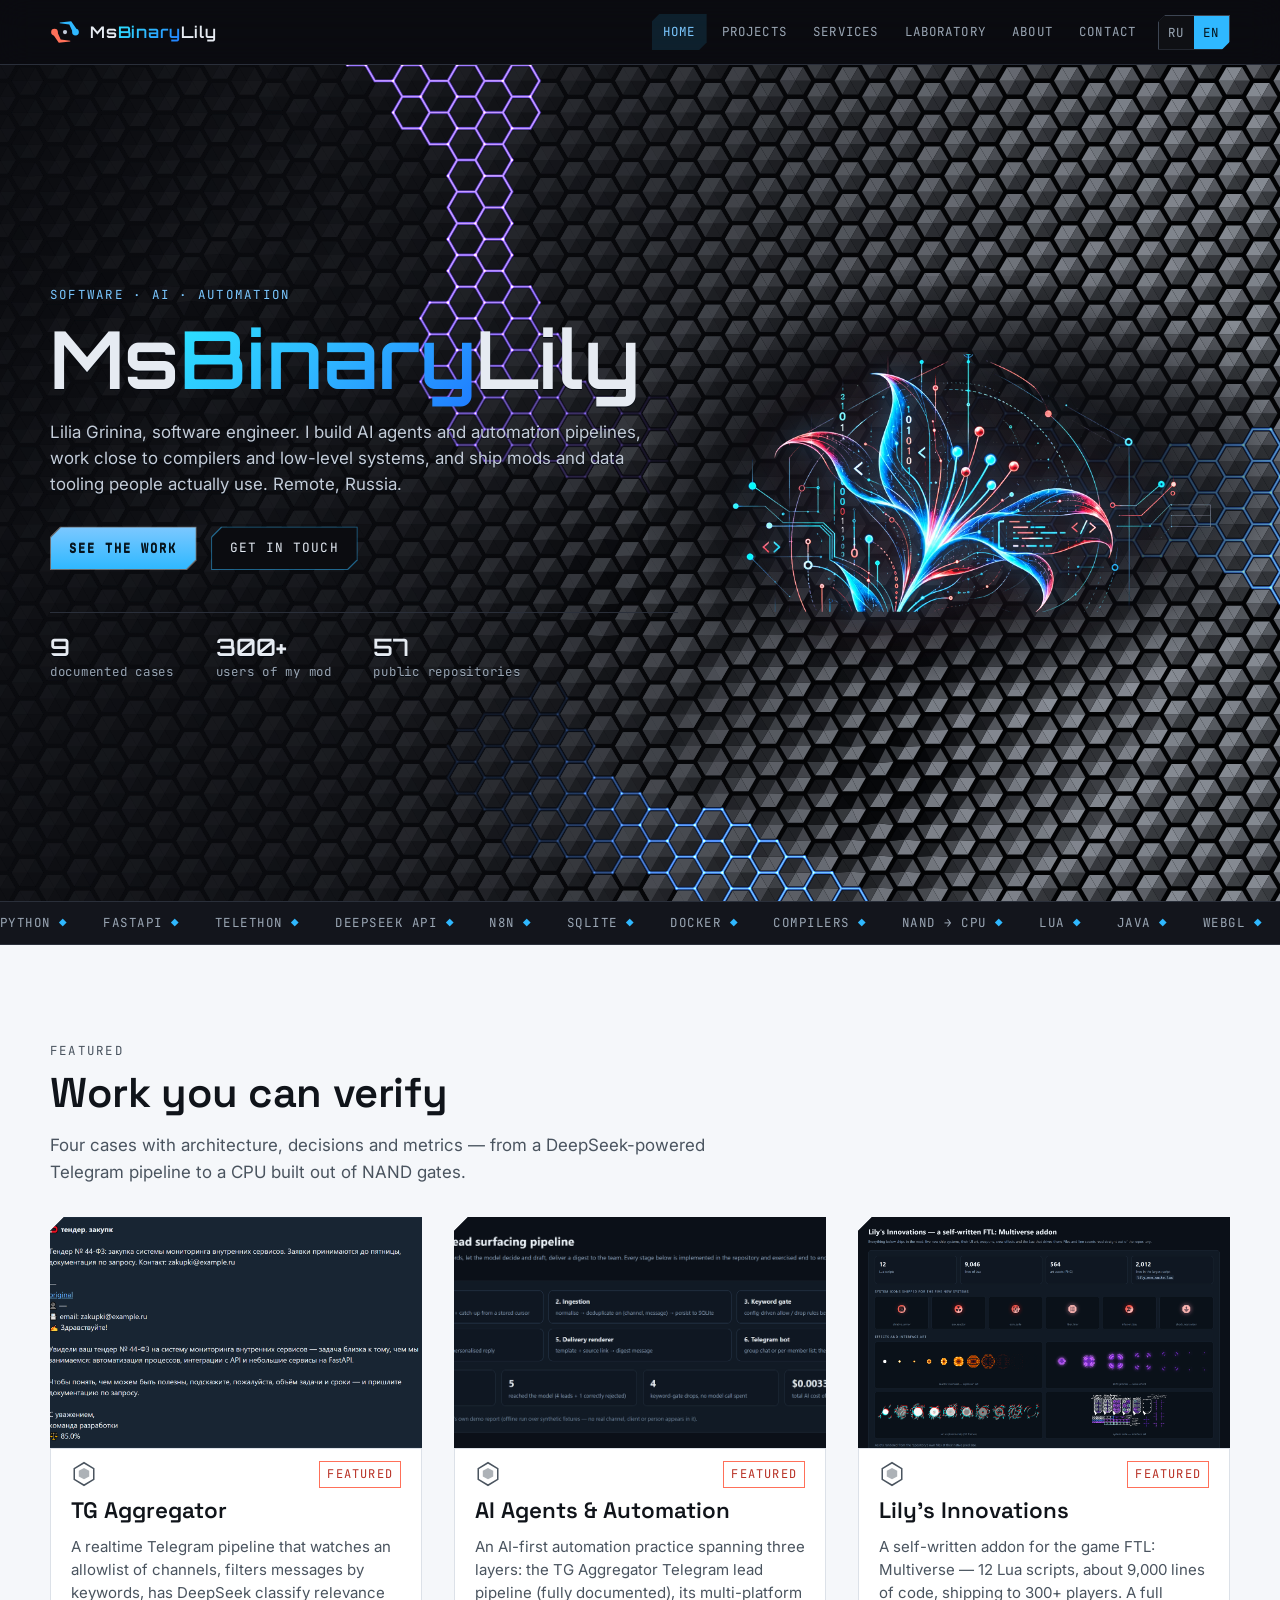
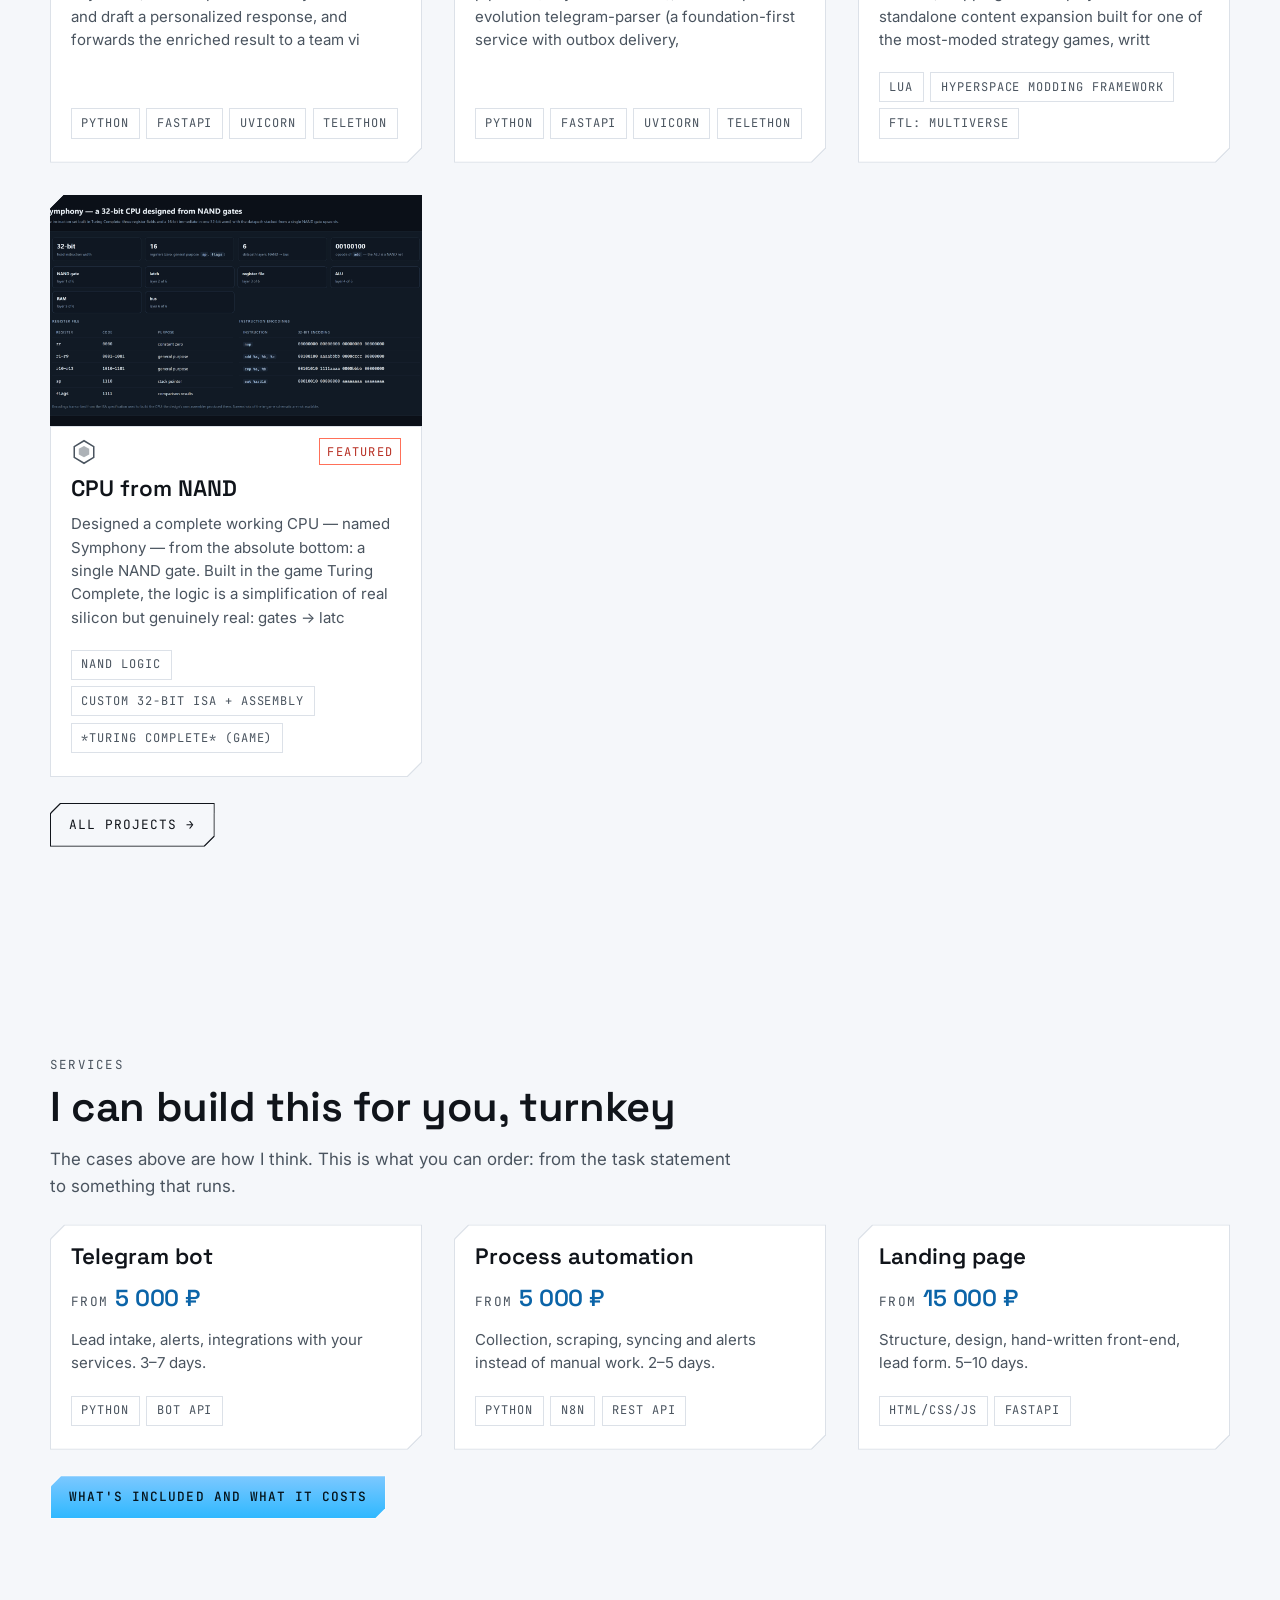
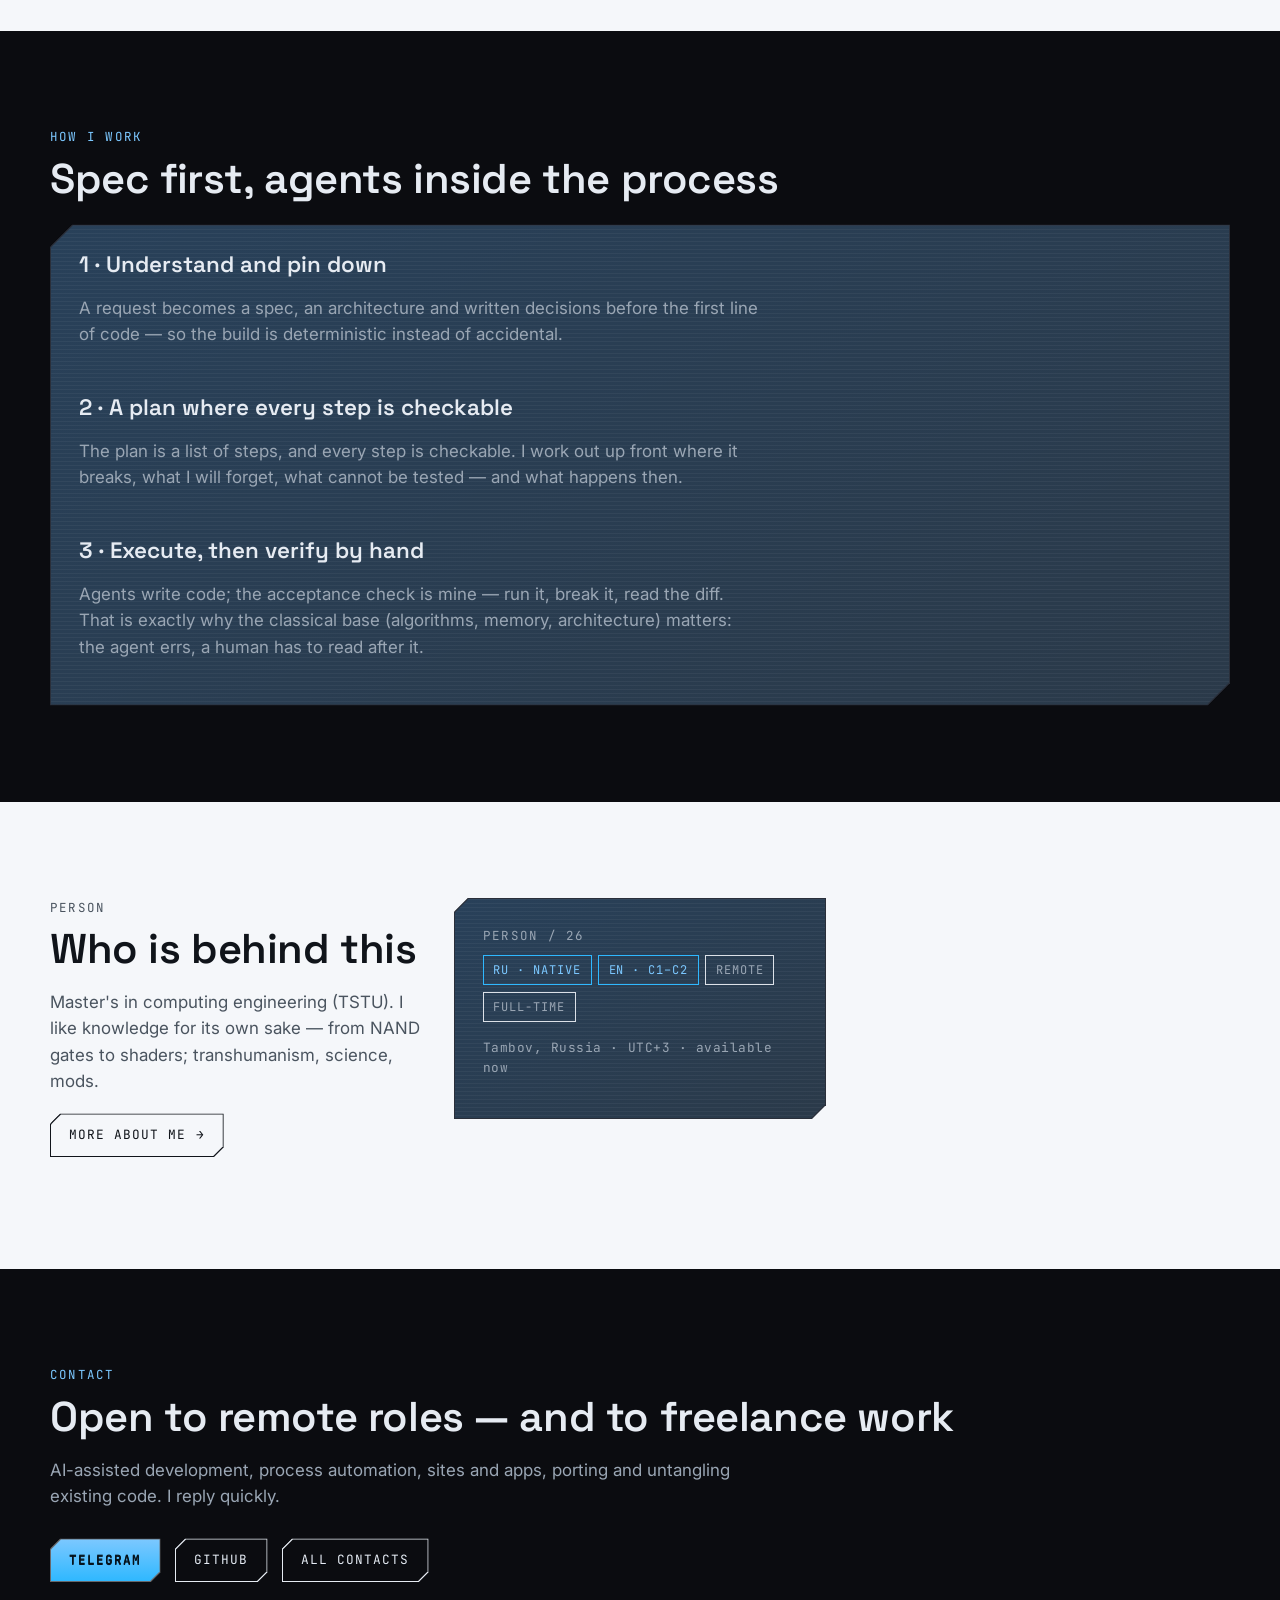
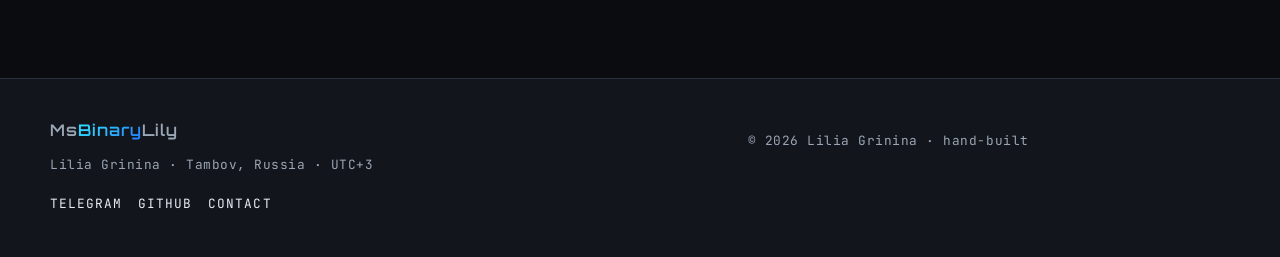
<file: index.html>
<!DOCTYPE html>
<html lang="ru" data-title-ru="MsBinaryLily — Лилия Гринина · софт, AI и автоматизация" data-title-en="MsBinaryLily — Lilia Grinina · software, AI &amp; automation" data-desc-ru="Портфолио Лилия Гринина (MsBinaryLily): AI-агенты и автоматизация, компиляторы и низкий уровень, моды, алгоритмы. Удалённо, Россия." data-desc-en="Portfolio of Lilia Grinina (MsBinaryLily): AI agents and automation, compilers and low-level systems, mods, algorithms. Remote, Russia.">
<head>
<meta charset="utf-8">
<meta name="viewport" content="width=device-width, initial-scale=1">
<title>MsBinaryLily — Лилия Гринина · софт, AI и автоматизация</title>
<meta name="description" content="Портфолио Лилия Гринина (MsBinaryLily): AI-агенты и автоматизация, компиляторы и низкий уровень, моды, алгоритмы. Удалённо, Россия.">
<link rel="icon" href="assets/emblem.svg" type="image/svg+xml">
<link rel="icon" href="assets/favicon-32.png" sizes="32x32" type="image/png">
<link rel="icon" href="assets/favicon-16.png" sizes="16x16" type="image/png">
<link rel="apple-touch-icon" href="assets/apple-touch-icon.png">
<meta name="theme-color" content="#0b0c10">
<link rel="preconnect" href="https://fonts.googleapis.com">
<link rel="preconnect" href="https://fonts.gstatic.com" crossorigin>
<link rel="stylesheet" href="https://fonts.googleapis.com/css2?family=Orbitron:wght@500;600;700&family=Space+Grotesk:wght@400;500;600;700&family=Inter:wght@400;500;600&family=JetBrains+Mono:wght@400;500&display=swap">
<link rel="stylesheet" href="css/main.css">
</head>
<body>
<a class="skip-link" href="#main" data-ru="к содержимому" data-en="skip to content">к содержимому</a>

<header class="site-header">
  <div class="wrap header-inner">
    <a class="brand" href="index.html">
      <svg viewBox="0 0 24 24" aria-hidden="true"><path d="M22.22 10.95 L16.95 3.43 L7.8 4.48 L7.8 4.98 L15.45 6.02 L18.58 13.05 Z" fill="#2fb8ff"/><circle cx="20.4" cy="12" r="2.7" fill="#2fb8ff"/><path d="M1.78 13.05 L7.05 20.57 L16.2 19.52 L16.2 19.02 L8.55 17.98 L5.42 10.95 Z" fill="#ff7059"/><circle cx="3.6" cy="12" r="2.7" fill="#ff7059"/><circle cx="12" cy="12" r="1.7" fill="#c2ccdb"/></svg>
      <span class="brand-name">Ms<b>Binary</b>Lily</span>
    </a>
    <button class="nav-toggle" type="button" aria-expanded="false" aria-controls="site-nav">
      <span data-ru="меню" data-en="menu">меню</span>
    </button>
    <nav class="nav" id="site-nav" aria-label="Main">
      <a href="index.html" aria-current="page" data-ru="главная" data-en="home">главная</a>
      <a href="projects.html" data-ru="проекты" data-en="projects">проекты</a>
      <a href="services.html" data-ru="услуги" data-en="services">услуги</a>
      <a href="laboratory.html" data-ru="лаборатория" data-en="laboratory">лаборатория</a>
      <a href="about.html" data-ru="обо мне" data-en="about">обо мне</a>
      <a href="contact.html" data-ru="контакты" data-en="contact">контакты</a>
      <span class="lang" role="group" aria-label="Language">
        <button type="button" data-lang-btn="ru" aria-pressed="true">RU</button>
        <button type="button" data-lang-btn="en" aria-pressed="false">EN</button>
      </span>
    </nav>
  </div>
</header>

<main id="main">

  <section class="hero">
    <div class="hero-fallback" aria-hidden="true"></div>
    <canvas id="ambient" aria-hidden="true"></canvas>
    <div class="wrap hero-grid">
      <div>
        <p class="kicker" data-ru="SOFTWARE · AI · AUTOMATION" data-en="SOFTWARE · AI · AUTOMATION">SOFTWARE · AI · AUTOMATION</p>
        <h1>Ms<span class="binary-text">Binary</span>Lily</h1>
        <p class="lede" data-ru="Лилия Гринина, инженер-разработчик. Строю AI-агентов и пайплайны автоматизации, разбираюсь в компиляторах и низком уровне, довожу до людей моды и данные. Удалённо, Россия." data-en="Lilia Grinina, software engineer. I build AI agents and automation pipelines, work close to compilers and low-level systems, and ship mods and data tooling people actually use. Remote, Russia.">Лилия Гринина, инженер-разработчик. Строю AI-агентов и пайплайны автоматизации, разбираюсь в компиляторах и низком уровне, довожу до людей моды и данные. Удалённо, Россия.</p>
        <div class="hero-cta">
          <a class="btn btn-primary" href="projects.html" data-ru="смотреть проекты" data-en="see the work"><span>смотреть проекты</span></a>
          <a class="btn" href="contact.html" data-ru="связаться" data-en="get in touch"><span>связаться</span></a>
        </div>

        <div class="hero-stats">
          <div>
            <b>9</b>
            <span data-ru="разобранных кейсов" data-en="documented cases">разобранных кейсов</span>
          </div>
          <div>
            <b>300+</b>
            <span data-ru="пользователей у мода" data-en="users of my mod">пользователей у мода</span>
          </div>
          <div>
            <b>57</b>
            <span data-ru="публичных репозиториев" data-en="public repositories">публичных репозиториев</span>
          </div>
        </div>
      </div>
      <div class="hero-visual">
        <span class="hero-visual-halo" aria-hidden="true"></span>
        <img class="hero-logo" src="assets/hero-lily.webp" width="800" height="423"
             alt="MsBinaryLily — лилия из неоновых схем" decoding="async" fetchpriority="high">
      </div>
    </div>
  </section>

  <div class="ticker" aria-hidden="true">
    <div class="ticker-track" id="ticker-track"
         data-items="Python|FastAPI|Telethon|DeepSeek API|n8n|SQLite|Docker|Compilers|NAND → CPU|Lua|Java|WebGL|Algorithms"></div>
  </div>

  <section class="section-panel">
    <div class="wrap">
      <p class="kicker" data-ru="избранное" data-en="featured">избранное</p>
      <h2 data-ru="Проекты, которые можно проверить" data-en="Work you can verify">Проекты, которые можно проверить</h2>
      <p class="lede" style="margin-bottom:2rem" data-ru="Четыре кейса с архитектурой, решениями и метриками — от телеграм-пайплайна на DeepSeek до процессора, собранного из NAND-гейтов." data-en="Four cases with architecture, decisions and metrics — from a DeepSeek-powered Telegram pipeline to a CPU built out of NAND gates.">Четыре кейса с архитектурой, решениями и метриками — от телеграм-пайплайна на DeepSeek до процессора, собранного из NAND-гейтов.</p>
      <div class="card-grid" id="featured-cases">
        <p class="empty-state" data-ru="загрузка манифеста…" data-en="loading manifest…">загрузка манифеста…</p>
      </div>
      <p style="margin-top:1.6rem"><a class="btn" href="projects.html" data-ru="все проекты →" data-en="all projects →"><span>все проекты →</span></a></p>
    </div>
  </section>

  <section class="section-panel">
    <div class="wrap">
      <p class="kicker" data-ru="услуги" data-en="services">услуги</p>
      <h2 data-ru="Могу собрать это под ключ" data-en="I can build this for you, turnkey">Могу собрать это под ключ</h2>
      <p class="lede" data-ru="Кейсы выше — про то, как я думаю. Это — про то, что можно заказать: от постановки задачи до работающего результата." data-en="The cases above are how I think. This is what you can order: from the task statement to something that runs.">Кейсы выше — про то, как я думаю. Это — про то, что можно заказать.</p>
      <div class="card-grid" style="margin-top:1.6rem">
        <a class="card clip ring reveal" href="services.html">
          <h3 data-ru="Telegram-бот" data-en="Telegram bot">Telegram-бот</h3>
          <p class="price-line"><span class="price-from" data-ru="от" data-en="from">от</span><span class="price-num" data-price="bot">5 000 ₽</span></p>
          <p data-ru="Приём заявок, уведомления, интеграции с вашими сервисами. Срок 3–7 дней." data-en="Lead intake, alerts, integrations with your services. 3–7 days.">Приём заявок, уведомления, интеграции с вашими сервисами. Срок 3–7 дней.</p>
          <div class="chips"><span class="chip">Python</span><span class="chip">Bot API</span></div>
        </a>
        <a class="card clip ring reveal" href="services.html">
          <h3 data-ru="Автоматизация процессов" data-en="Process automation">Автоматизация процессов</h3>
          <p class="price-line"><span class="price-from" data-ru="от" data-en="from">от</span><span class="price-num" data-price="automation">5 000 ₽</span></p>
          <p data-ru="Сбор данных, парсинг, синхронизация и уведомления вместо ручной работы. Срок 2–5 дней." data-en="Collection, scraping, syncing and alerts instead of manual work. 2–5 days.">Сбор данных, парсинг, синхронизация и уведомления вместо ручной работы. Срок 2–5 дней.</p>
          <div class="chips"><span class="chip">Python</span><span class="chip">n8n</span><span class="chip">REST API</span></div>
        </a>
        <a class="card clip ring reveal" href="services.html">
          <h3 data-ru="Лендинг" data-en="Landing page">Лендинг</h3>
          <p class="price-line"><span class="price-from" data-ru="от" data-en="from">от</span><span class="price-num" data-price="landing">15 000 ₽</span></p>
          <p data-ru="Структура, дизайн, вёрстка без конструкторов, форма заявки. Срок 5–10 дней." data-en="Structure, design, hand-written front-end, lead form. 5–10 days.">Структура, дизайн, вёрстка без конструкторов, форма заявки. Срок 5–10 дней.</p>
          <div class="chips"><span class="chip">HTML/CSS/JS</span><span class="chip">FastAPI</span></div>
        </a>
      </div>
      <p style="margin-top:1.6rem"><a class="btn btn-primary" href="services.html" data-ru="что входит и сколько стоит" data-en="what's included and what it costs"><span>что входит и сколько стоит</span></a></p>
    </div>
  </section>

  <section class="section-carbon">
    <div class="wrap">
      <p class="kicker" data-ru="как я работаю" data-en="how I work">как я работаю</p>
      <h2 data-ru="Спецификация сначала, агент — внутри процесса" data-en="Spec first, agents inside the process">Спецификация сначала, агент — внутри процесса</h2>
      <div class="holo clip-lg ring" style="margin-top:1.4rem">
        <div class="card-grid" style="grid-template-columns:1fr">
          <div>
            <h3 data-ru="1 · Понять и зафиксировать" data-en="1 · Understand and pin down">1 · Понять и зафиксировать</h3>
            <p class="lede" data-ru="Задача превращается в ТЗ, архитектуру и зафиксированные решения до первой строки кода — чтобы постройка была детерминированной, а не «как получилось»." data-en="A request becomes a spec, an architecture and written decisions before the first line of code — so the build is deterministic instead of accidental.">Задача превращается в ТЗ, архитектуру и зафиксированные решения до первой строки кода — чтобы постройка была детерминированной, а не «как получилось».</p>
          </div>
          <div>
            <h3 data-ru="2 · План, где каждый шаг проверяем" data-en="2 · A plan where every step is checkable">2 · План, где каждый шаг проверяем</h3>
            <p class="lede" data-ru="План разбивается на шаги, и каждый шаг проверяем. Заранее продумываю, где это сломается, что я забуду и что нельзя проверить — и что тогда делаем." data-en="The plan is a list of steps, and every step is checkable. I work out up front where it breaks, what I will forget, what cannot be tested — and what happens then.">План разбивается на шаги, и каждый шаг проверяем. Заранее продумываю, где это сломается, что я забуду и что нельзя проверить — и что тогда делаем.</p>
          </div>
          <div>
            <h3 data-ru="3 · Исполнить и проверить руками" data-en="3 · Execute, then verify by hand">3 · Исполнить и проверить руками</h3>
            <p class="lede" data-ru="Агент пишет код, но приёмка — моя: запускаю, ломаю, читаю диффы. Классическая база (алгоритмы, память, архитектура) для этого и нужна — агент ошибается, читать за ним должен человек." data-en="Agents write code; the acceptance check is mine — run it, break it, read the diff. That is exactly why the classical base (algorithms, memory, architecture) matters: the agent errs, a human has to read after it.">Агент пишет код, но приёмка — моя: запускаю, ломаю, читаю диффы. Классическая база (алгоритмы, память, архитектура) для этого и нужна — агент ошибается, читать за ним должен человек.</p>
          </div>
        </div>
      </div>
    </div>
  </section>

  <section class="section-panel">
    <div class="wrap card-grid" style="align-items:start">
      <div>
        <p class="kicker" data-ru="человек" data-en="person">человек</p>
        <h2 data-ru="Кто это делает" data-en="Who is behind this">Кто это делает</h2>
        <p class="lede" data-ru="Магистр информатики и вычислительной техники (ТГТУ). Люблю знание ради знания: от NAND-гейтов до шейдеров; трансгуманизм, наука, моды." data-en="Master's in computing engineering (TSTU). I like knowledge for its own sake — from NAND gates to shaders; transhumanism, science, mods.">Магистр информатики и вычислительной техники (ТГТУ). Люблю знание ради знания: от NAND-гейтов до шейдеров; трансгуманизм, наука, моды.</p>
        <p style="margin-top:1.2rem"><a class="btn" href="about.html" data-ru="подробнее обо мне →" data-en="more about me →"><span>подробнее обо мне →</span></a></p>
      </div>
      <div class="holo clip ring">
        <p class="kicker" data-ru="человек / 26" data-en="person / 26">человек / 26</p>
        <div class="chips">
          <span class="chip chip-neon">RU · native</span>
          <span class="chip chip-neon">EN · C1–C2</span>
          <span class="chip" data-ru="удалённо" data-en="remote">удалённо</span>
          <span class="chip" data-ru="полная занятость" data-en="full-time">полная занятость</span>
        </div>
        <p class="footer-meta" style="margin-top:1rem" data-ru="Тамбов, Россия · UTC+3 · доступна сразу" data-en="Tambov, Russia · UTC+3 · available now">Тамбов, Россия · UTC+3 · доступна сразу</p>
      </div>
    </div>
  </section>

  <section class="section-carbon">
    <div class="wrap">
      <p class="kicker" data-ru="контакт" data-en="contact">контакт</p>
      <h2 data-ru="Ищу удалённую работу — и беру задачи" data-en="Open to remote roles — and to freelance work">Ищу удалённую работу — и беру задачи</h2>
      <p class="lede" data-ru="Разработка с AI-агентами, автоматизация процессов, сайты и приложения, портирование и разбор чужого кода. Отвечаю быстро." data-en="AI-assisted development, process automation, sites and apps, porting and untangling existing code. I reply quickly.">Разработка с AI-агентами, автоматизация процессов, сайты и приложения, портирование и разбор чужого кода. Отвечаю быстро.</p>
      <div class="hero-cta">
        <a class="btn btn-primary" href="https://t.me/MsBinaryLily" rel="noopener noreferrer" target="_blank"><span>Telegram</span></a>
        <a class="btn" href="https://github.com/IonShieldQuad" rel="noopener noreferrer" target="_blank"><span>GitHub</span></a>
        <a class="btn" href="contact.html" data-ru="все контакты" data-en="all contacts"><span>все контакты</span></a>
      </div>
    </div>
  </section>

</main>

<footer class="site-footer">
  <div class="wrap footer-grid">
    <div>
      <p class="brand-name" style="margin:0 0 .5rem">Ms<b>Binary</b>Lily</p>
      <p class="footer-meta" data-ru="Лилия Гринина · Тамбов, Россия · UTC+3" data-en="Lilia Grinina · Tambov, Russia · UTC+3">Лилия Гринина · Тамбов, Россия · UTC+3</p>
      <div class="footer-links" style="margin-top:.9rem">
        <a href="https://t.me/MsBinaryLily" rel="noopener noreferrer" target="_blank">Telegram</a>
        <a href="https://github.com/IonShieldQuad" rel="noopener noreferrer" target="_blank">GitHub</a>
        <a href="contact.html" data-ru="контакты" data-en="contact">контакты</a>
      </div>
    </div>
    <p class="footer-meta" data-ru="© 2026 Лилия Гринина · сайт собран вручную" data-en="© 2026 Lilia Grinina · hand-built">© 2026 Лилия Гринина · сайт собран вручную</p>
  </div>
</footer>

<script src="data/cases.js"></script>
<script src="js/ambient.js"></script>
<script src="js/site.js"></script>
</body>
</html>
</file>
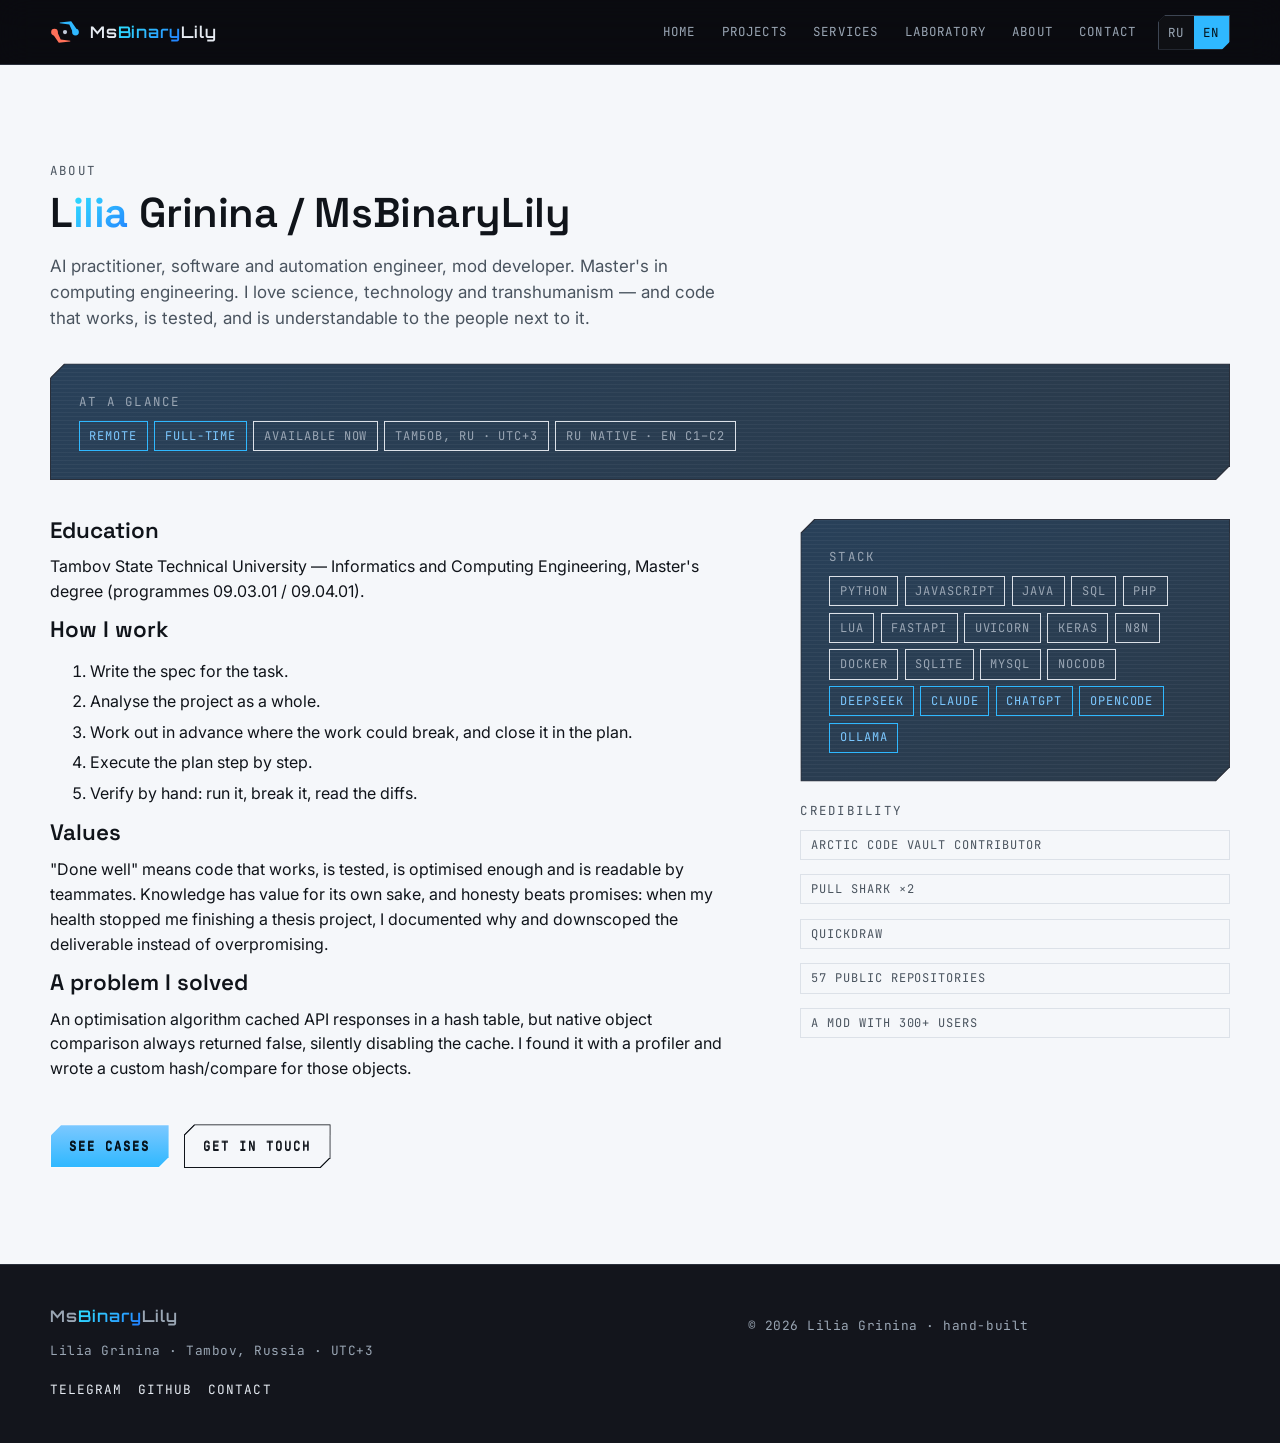
<file: about.html>
<!DOCTYPE html>
<html lang="ru" data-title-ru="Обо мне — MsBinaryLily" data-title-en="About — MsBinaryLily" data-desc-ru="Лилия Гринина (MsBinaryLily): образование, стек, ценности, процесс работы с AI-агентами." data-desc-en="Lilia Grinina (MsBinaryLily): education, stack, values, and how I work with AI agents.">
<head>
<meta charset="utf-8">
<meta name="viewport" content="width=device-width, initial-scale=1">
<title>Обо мне — MsBinaryLily</title>
<meta name="description" content="Лилия Гринина (MsBinaryLily): образование, стек, ценности, процесс работы с AI-агентами.">
<link rel="icon" href="assets/emblem.svg" type="image/svg+xml">
<link rel="icon" href="assets/favicon-32.png" sizes="32x32" type="image/png">
<link rel="icon" href="assets/favicon-16.png" sizes="16x16" type="image/png">
<link rel="apple-touch-icon" href="assets/apple-touch-icon.png">
<meta name="theme-color" content="#0b0c10">
<link rel="preconnect" href="https://fonts.googleapis.com">
<link rel="preconnect" href="https://fonts.gstatic.com" crossorigin>
<link rel="stylesheet" href="https://fonts.googleapis.com/css2?family=Orbitron:wght@500;600;700&family=Space+Grotesk:wght@400;500;600;700&family=Inter:wght@400;500;600&family=JetBrains+Mono:wght@400;500&display=swap">
<link rel="stylesheet" href="css/main.css">
</head>
<body>
<a class="skip-link" href="#main" data-ru="к содержимому" data-en="skip to content">к содержимому</a>

<header class="site-header">
  <div class="wrap header-inner">
    <a class="brand" href="index.html">
      <svg viewBox="0 0 24 24" aria-hidden="true"><path d="M22.22 10.95 L16.95 3.43 L7.8 4.48 L7.8 4.98 L15.45 6.02 L18.58 13.05 Z" fill="#2fb8ff"/><circle cx="20.4" cy="12" r="2.7" fill="#2fb8ff"/><path d="M1.78 13.05 L7.05 20.57 L16.2 19.52 L16.2 19.02 L8.55 17.98 L5.42 10.95 Z" fill="#ff7059"/><circle cx="3.6" cy="12" r="2.7" fill="#ff7059"/><circle cx="12" cy="12" r="1.7" fill="#c2ccdb"/></svg>
      <span class="brand-name">Ms<b>Binary</b>Lily</span>
    </a>
    <button class="nav-toggle" type="button" aria-expanded="false" aria-controls="site-nav">
      <span data-ru="меню" data-en="menu">меню</span>
    </button>
    <nav class="nav" id="site-nav" aria-label="Main">
      <a href="index.html" data-ru="главная" data-en="home">главная</a>
      <a href="projects.html" data-ru="проекты" data-en="projects">проекты</a>
      <a href="services.html" data-ru="услуги" data-en="services">услуги</a>
      <a href="laboratory.html" data-ru="лаборатория" data-en="laboratory">лаборатория</a>
      <a href="about.html" data-ru="обо мне" data-en="about">обо мне</a>
      <a href="contact.html" data-ru="контакты" data-en="contact">контакты</a>
      <span class="lang" role="group" aria-label="Language">
        <button type="button" data-lang-btn="ru" aria-pressed="true">RU</button>
        <button type="button" data-lang-btn="en" aria-pressed="false">EN</button>
      </span>
    </nav>
  </div>
</header>

<main id="main">

  <section class="section-panel">
    <div class="wrap">
      <p class="kicker" data-ru="обо мне" data-en="about">обо мне</p>
      <h1 class="page-title" data-ru-html="Л&lt;span class=&quot;holo-text&quot;&gt;илия&lt;/span&gt; Гринина / MsBinaryLily" data-en-html="L&lt;span class=&quot;holo-text&quot;&gt;ilia&lt;/span&gt; Grinina / MsBinaryLily">Л<span class="holo-text">илия</span> Гринина / MsBinaryLily</h1>
      <p class="lede" data-ru="AI-практик, инженер-разработчик и мод-разработчик. Магистр информатики и вычислительной техники. Люблю науку, технологии и трансгуманизм — и код, который работает, протестирован и понятен людям рядом." data-en="AI practitioner, software and automation engineer, mod developer. Master's in computing engineering. I love science, technology and transhumanism — and code that works, is tested, and is understandable to the people next to it.">AI-практик, инженер-разработчик и мод-разработчик.</p>

      <div class="card-grid" style="grid-template-columns:1fr; margin-top:2rem">
        <div class="holo clip ring">
          <p class="kicker" data-ru="кратко" data-en="at a glance">кратко</p>
          <div class="chips">
            <span class="chip chip-neon" data-ru="удалённо" data-en="remote">удалённо</span>
            <span class="chip chip-neon" data-ru="полная занятость" data-en="full-time">полная занятость</span>
            <span class="chip" data-ru="доступна сразу" data-en="available now">доступна сразу</span>
            <span class="chip">Тамбов, RU · UTC+3</span>
            <span class="chip">RU native · EN C1–C2</span>
          </div>
        </div>
      </div>

      <div class="case-body" style="margin-top:2.4rem">
        <div class="prose">
          <h3 data-ru="Образование" data-en="Education">Образование</h3>
          <p data-ru="Тамбовский государственный технический университет (ТГТУ) — «Информатика и вычислительная техника», магистратура (направления 09.03.01 / 09.04.01)." data-en="Tambov State Technical University — Informatics and Computing Engineering, Master&#39;s degree (programmes 09.03.01 / 09.04.01).">ТГТУ, магистратура.</p>

          <h3 data-ru="Как я работаю" data-en="How I work">Как я работаю</h3>
          <ol>
            <li data-ru="Пишу ТЗ на задачу." data-en="Write the spec for the task.">Пишу ТЗ на задачу.</li>
            <li data-ru="Анализирую проект целиком." data-en="Analyse the project as a whole.">Анализирую проект целиком.</li>
            <li data-ru="Продумываю заранее, где задача может сломаться, и закрываю это в плане." data-en="Work out in advance where the work could break, and close it in the plan.">Продумываю заранее, где задача может сломаться, и закрываю это в плане.</li>
            <li data-ru="Исполняю план шаг за шагом." data-en="Execute the plan step by step.">Исполняю план шаг за шагом.</li>
            <li data-ru="Проверяю руками: запускаю, ломаю, читаю диффы." data-en="Verify by hand: run it, break it, read the diffs.">Проверяю руками.</li>
          </ol>

          <h3 data-ru="Ценности" data-en="Values">Ценности</h3>
          <p data-ru="«Сделала хорошо» — это код, который работает, протестирован, достаточно оптимизирован и понятен коллегам. Знание ценно само по себе, а честность важнее обещаний: когда здоровье не дало закончить дипломный проект, я задокументировала причину и урезала результат, вместо того чтобы обещать невозможное." data-en="&#34;Done well&#34; means code that works, is tested, is optimised enough and is readable by teammates. Knowledge has value for its own sake, and honesty beats promises: when my health stopped me finishing a thesis project, I documented why and downscoped the deliverable instead of overpromising.">«Сделала хорошо» — это работающий, проверенный и понятный код.</p>

          <h3 data-ru="Пример решения" data-en="A problem I solved">Пример решения</h3>
          <p data-ru="Алгоритм оптимизации кэшировал ответы API в хеш-таблице, но родное сравнение объектов всегда возвращало false — кэш молча не работал. Нашла это профилировщиком и написала собственные hash/compare для этих объектов." data-en="An optimisation algorithm cached API responses in a hash table, but native object comparison always returned false, silently disabling the cache. I found it with a profiler and wrote a custom hash/compare for those objects.">Кэш молча не работал — нашла профилировщиком, написала свои hash/compare.</p>
        </div>

        <aside class="case-side">
          <div class="holo clip ring">
            <p class="kicker">stack</p>
            <div class="chips">
              <span class="chip">Python</span><span class="chip">JavaScript</span><span class="chip">Java</span>
              <span class="chip">SQL</span><span class="chip">PHP</span><span class="chip">Lua</span>
              <span class="chip">FastAPI</span><span class="chip">Uvicorn</span><span class="chip">Keras</span>
              <span class="chip">n8n</span><span class="chip">Docker</span><span class="chip">SQLite</span>
              <span class="chip">MySQL</span><span class="chip">NocoDB</span>
              <span class="chip chip-neon">DeepSeek</span><span class="chip chip-neon">Claude</span><span class="chip chip-neon">ChatGPT</span>
              <span class="chip chip-neon">OpenCode</span><span class="chip chip-neon">Ollama</span>
            </div>
          </div>
          <div>
            <p class="kicker" data-ru="подтверждения" data-en="credibility">подтверждения</p>
            <ul class="plain-list">
              <li><span class="chip">Arctic Code Vault Contributor</span></li>
              <li><span class="chip">Pull Shark ×2</span></li>
              <li><span class="chip">Quickdraw</span></li>
              <li><span class="chip" data-ru="57 публичных репозиториев" data-en="57 public repositories">57 репозиториев</span></li>
              <li><span class="chip" data-ru="мод с 300+ пользователями" data-en="a mod with 300+ users">мод 300+ пользователей</span></li>
            </ul>
          </div>
        </aside>
      </div>

      <div class="hero-cta">
        <a class="btn btn-primary" href="projects.html" data-ru="смотреть кейсы" data-en="see cases"><span>смотреть кейсы</span></a>
        <a class="btn" href="contact.html" data-ru="связаться" data-en="get in touch"><span>связаться</span></a>
      </div>
    </div>
  </section>

</main>

<footer class="site-footer">
  <div class="wrap footer-grid">
    <div>
      <p class="brand-name" style="margin:0 0 .5rem">Ms<b>Binary</b>Lily</p>
      <p class="footer-meta" data-ru="Лилия Гринина · Тамбов, Россия · UTC+3" data-en="Lilia Grinina · Tambov, Russia · UTC+3">Лилия Гринина · Тамбов, Россия · UTC+3</p>
      <div class="footer-links" style="margin-top:.9rem">
        <a href="https://t.me/MsBinaryLily" rel="noopener noreferrer" target="_blank">Telegram</a>
        <a href="https://github.com/IonShieldQuad" rel="noopener noreferrer" target="_blank">GitHub</a>
        <a href="contact.html" data-ru="контакты" data-en="contact">контакты</a>
      </div>
    </div>
    <p class="footer-meta" data-ru="© 2026 Лилия Гринина · сайт собран вручную" data-en="© 2026 Lilia Grinina · hand-built">© 2026 Лилия Гринина · сайт собран вручную</p>
  </div>
</footer>

<script src="data/cases.js"></script>
<script src="js/ambient.js"></script>
<script src="js/site.js"></script>
</body>
</html>
</file>
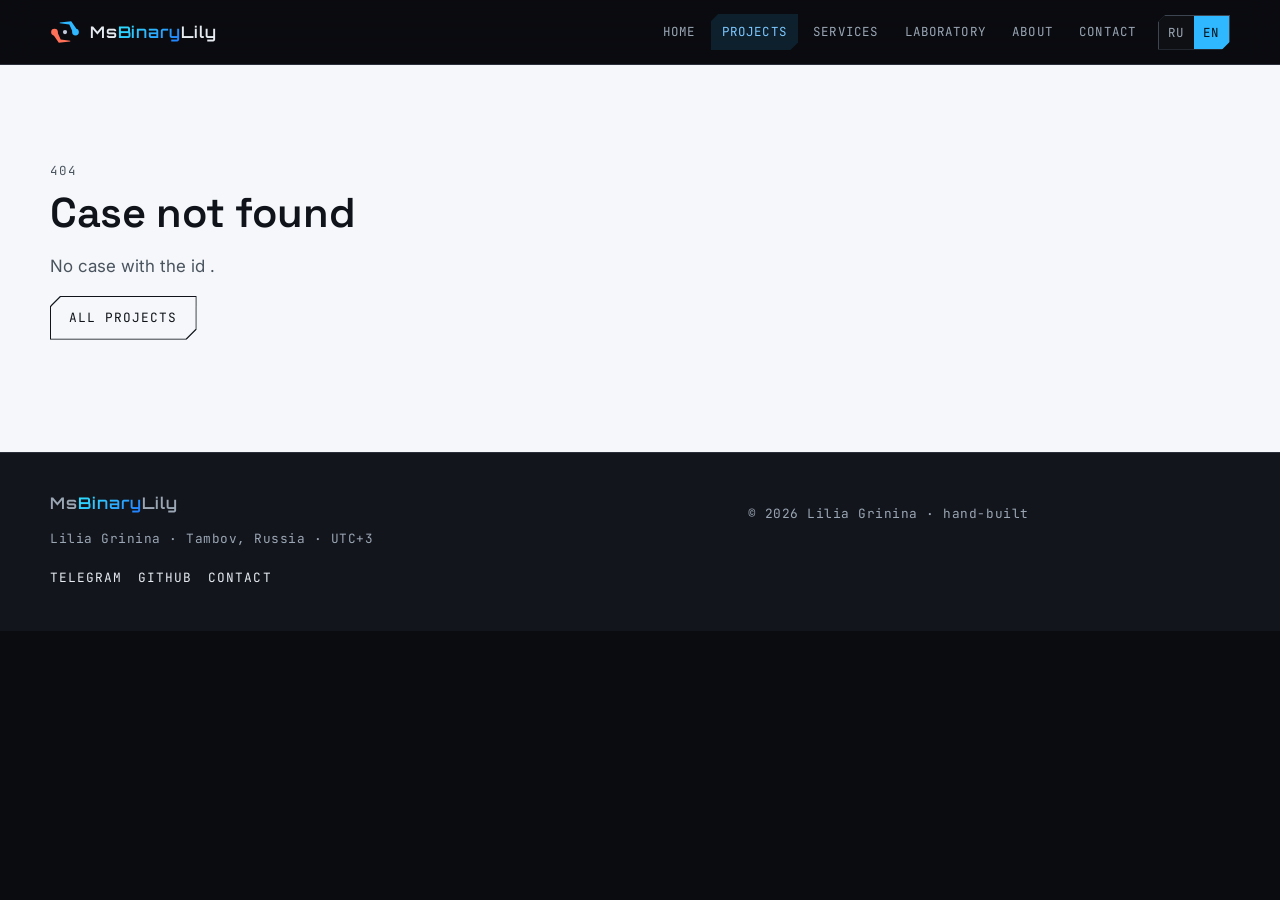
<file: case.html>
<!DOCTYPE html>
<html lang="ru">
<head>
<meta charset="utf-8">
<meta name="viewport" content="width=device-width, initial-scale=1">
<title>Кейс — MsBinaryLily</title>
<meta name="description" content="Кейс из портфолио MsBinaryLily: контекст, решения, стек, технические детали.">
<link rel="icon" href="assets/emblem.svg" type="image/svg+xml">
<link rel="icon" href="assets/favicon-32.png" sizes="32x32" type="image/png">
<link rel="icon" href="assets/favicon-16.png" sizes="16x16" type="image/png">
<link rel="apple-touch-icon" href="assets/apple-touch-icon.png">
<meta name="theme-color" content="#0b0c10">
<link rel="preconnect" href="https://fonts.googleapis.com">
<link rel="preconnect" href="https://fonts.gstatic.com" crossorigin>
<link rel="stylesheet" href="https://fonts.googleapis.com/css2?family=Orbitron:wght@500;600;700&family=Space+Grotesk:wght@400;500;600;700&family=Inter:wght@400;500;600&family=JetBrains+Mono:wght@400;500&display=swap">
<link rel="stylesheet" href="css/main.css">
</head>
<body>
<a class="skip-link" href="#main" data-ru="к содержимому" data-en="skip to content">к содержимому</a>

<header class="site-header">
  <div class="wrap header-inner">
    <a class="brand" href="index.html">
      <svg viewBox="0 0 24 24" aria-hidden="true"><path d="M22.22 10.95 L16.95 3.43 L7.8 4.48 L7.8 4.98 L15.45 6.02 L18.58 13.05 Z" fill="#2fb8ff"/><circle cx="20.4" cy="12" r="2.7" fill="#2fb8ff"/><path d="M1.78 13.05 L7.05 20.57 L16.2 19.52 L16.2 19.02 L8.55 17.98 L5.42 10.95 Z" fill="#ff7059"/><circle cx="3.6" cy="12" r="2.7" fill="#ff7059"/><circle cx="12" cy="12" r="1.7" fill="#c2ccdb"/></svg>
      <span class="brand-name">Ms<b>Binary</b>Lily</span>
    </a>
    <button class="nav-toggle" type="button" aria-expanded="false" aria-controls="site-nav">
      <span data-ru="меню" data-en="menu">меню</span>
    </button>
    <nav class="nav" id="site-nav" aria-label="Main">
      <a href="index.html" data-ru="главная" data-en="home">главная</a>
      <a href="projects.html" aria-current="page" data-ru="проекты" data-en="projects">проекты</a>
      <a href="services.html" data-ru="услуги" data-en="services">услуги</a>
      <a href="laboratory.html" data-ru="лаборатория" data-en="laboratory">лаборатория</a>
      <a href="about.html" data-ru="обо мне" data-en="about">обо мне</a>
      <a href="contact.html" data-ru="контакты" data-en="contact">контакты</a>
      <span class="lang" role="group" aria-label="Language">
        <button type="button" data-lang-btn="ru" aria-pressed="true">RU</button>
        <button type="button" data-lang-btn="en" aria-pressed="false">EN</button>
      </span>
    </nav>
  </div>
</header>

<main id="main">
  <div id="case-root">
    <section class="section-panel">
      <div class="wrap">
        <p class="empty-state" data-ru="загрузка кейса…" data-en="loading case…">загрузка кейса…</p>
      </div>
    </section>
  </div>
</main>

<footer class="site-footer">
  <div class="wrap footer-grid">
    <div>
      <p class="brand-name" style="margin:0 0 .5rem">Ms<b>Binary</b>Lily</p>
      <p class="footer-meta" data-ru="Лилия Гринина · Тамбов, Россия · UTC+3" data-en="Lilia Grinina · Tambov, Russia · UTC+3">Лилия Гринина · Тамбов, Россия · UTC+3</p>
      <div class="footer-links" style="margin-top:.9rem">
        <a href="https://t.me/MsBinaryLily" rel="noopener noreferrer" target="_blank">Telegram</a>
        <a href="https://github.com/IonShieldQuad" rel="noopener noreferrer" target="_blank">GitHub</a>
        <a href="contact.html" data-ru="контакты" data-en="contact">контакты</a>
      </div>
    </div>
    <p class="footer-meta" data-ru="© 2026 Лилия Гринина · сайт собран вручную" data-en="© 2026 Lilia Grinina · hand-built">© 2026 Лилия Гринина · сайт собран вручную</p>
  </div>
</footer>

<script src="data/cases.js"></script>
<script src="js/ambient.js"></script>
<script src="js/site.js"></script>
</body>
</html>
</file>
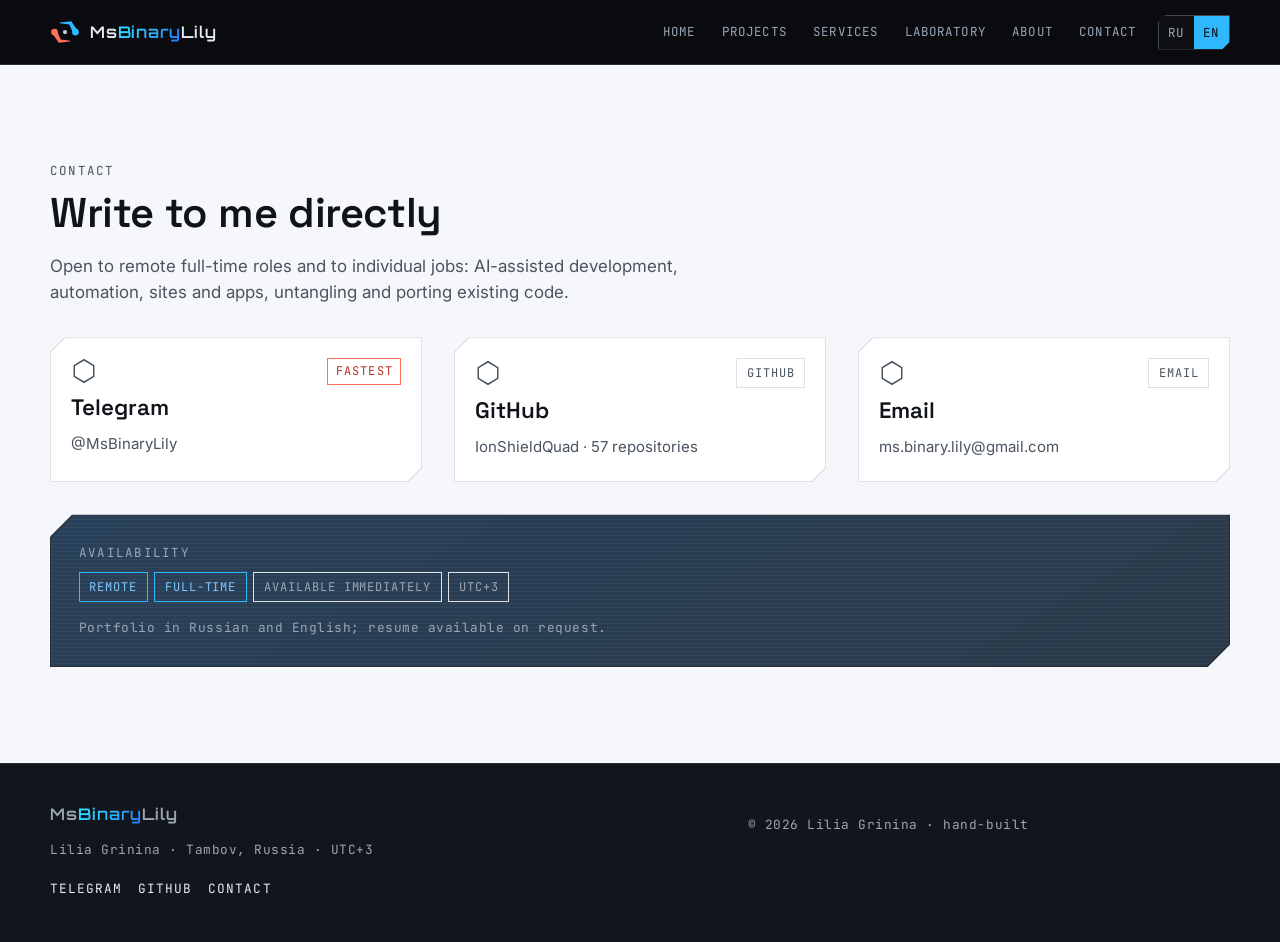
<file: contact.html>
<!DOCTYPE html>
<html lang="ru" data-title-ru="Контакты — MsBinaryLily" data-title-en="Contact — MsBinaryLily" data-desc-ru="Telegram, GitHub и email. Удалённая работа, полная занятость, доступна сразу." data-desc-en="Telegram, GitHub and email. Remote work, full time, available now.">
<head>
<meta charset="utf-8">
<meta name="viewport" content="width=device-width, initial-scale=1">
<title>Контакты — MsBinaryLily</title>
<meta name="description" content="Telegram, GitHub и email. Удалённая работа, полная занятость, доступна сразу.">
<link rel="icon" href="assets/emblem.svg" type="image/svg+xml">
<link rel="icon" href="assets/favicon-32.png" sizes="32x32" type="image/png">
<link rel="icon" href="assets/favicon-16.png" sizes="16x16" type="image/png">
<link rel="apple-touch-icon" href="assets/apple-touch-icon.png">
<meta name="theme-color" content="#0b0c10">
<link rel="preconnect" href="https://fonts.googleapis.com">
<link rel="preconnect" href="https://fonts.gstatic.com" crossorigin>
<link rel="stylesheet" href="https://fonts.googleapis.com/css2?family=Orbitron:wght@500;600;700&family=Space+Grotesk:wght@400;500;600;700&family=Inter:wght@400;500;600&family=JetBrains+Mono:wght@400;500&display=swap">
<link rel="stylesheet" href="css/main.css">
</head>
<body>
<a class="skip-link" href="#main" data-ru="к содержимому" data-en="skip to content">к содержимому</a>

<header class="site-header">
  <div class="wrap header-inner">
    <a class="brand" href="index.html">
      <svg viewBox="0 0 24 24" aria-hidden="true"><path d="M22.22 10.95 L16.95 3.43 L7.8 4.48 L7.8 4.98 L15.45 6.02 L18.58 13.05 Z" fill="#2fb8ff"/><circle cx="20.4" cy="12" r="2.7" fill="#2fb8ff"/><path d="M1.78 13.05 L7.05 20.57 L16.2 19.52 L16.2 19.02 L8.55 17.98 L5.42 10.95 Z" fill="#ff7059"/><circle cx="3.6" cy="12" r="2.7" fill="#ff7059"/><circle cx="12" cy="12" r="1.7" fill="#c2ccdb"/></svg>
      <span class="brand-name">Ms<b>Binary</b>Lily</span>
    </a>
    <button class="nav-toggle" type="button" aria-expanded="false" aria-controls="site-nav">
      <span data-ru="меню" data-en="menu">меню</span>
    </button>
    <nav class="nav" id="site-nav" aria-label="Main">
      <a href="index.html" data-ru="главная" data-en="home">главная</a>
      <a href="projects.html" data-ru="проекты" data-en="projects">проекты</a>
      <a href="services.html" data-ru="услуги" data-en="services">услуги</a>
      <a href="laboratory.html" data-ru="лаборатория" data-en="laboratory">лаборатория</a>
      <a href="about.html" data-ru="обо мне" data-en="about">обо мне</a>
      <a href="contact.html" data-ru="контакты" data-en="contact">контакты</a>
      <span class="lang" role="group" aria-label="Language">
        <button type="button" data-lang-btn="ru" aria-pressed="true">RU</button>
        <button type="button" data-lang-btn="en" aria-pressed="false">EN</button>
      </span>
    </nav>
  </div>
</header>

<main id="main">

  <section class="section-panel">
    <div class="wrap">
      <p class="kicker" data-ru="контакты" data-en="contact">контакты</p>
      <h1 class="page-title" data-ru="Написать напрямую" data-en="Write to me directly">Написать напрямую</h1>
      <p class="lede" data-ru="Открыта к удалённой работе (полная занятость) и к отдельным задачам: разработка с AI-агентами, автоматизация, сайты и приложения, разбор и портирование чужого кода." data-en="Open to remote full-time roles and to individual jobs: AI-assisted development, automation, sites and apps, untangling and porting existing code.">Открыта к удалённой работе и к отдельным задачам.</p>

      <div class="card-grid" style="margin-top:2rem">
        <a class="card clip ring reveal" href="https://t.me/MsBinaryLily" rel="noopener noreferrer" target="_blank">
          <div class="card-top"><svg class="card-hex" viewBox="0 0 24 24" aria-hidden="true"><path d="M12 1.6 21 7v10l-9 5.4L3 17V7z" fill="none" stroke="currentColor" stroke-width="1.4"/></svg><span class="card-flag" data-ru="быстрее всего" data-en="fastest">быстрее всего</span></div>
          <h3>Telegram</h3>
          <p>@MsBinaryLily</p>
        </a>
        <a class="card clip ring reveal" href="https://github.com/IonShieldQuad" rel="noopener noreferrer" target="_blank">
          <div class="card-top"><svg class="card-hex" viewBox="0 0 24 24" aria-hidden="true"><path d="M12 1.6 21 7v10l-9 5.4L3 17V7z" fill="none" stroke="currentColor" stroke-width="1.4"/></svg><span class="chip">github</span></div>
          <h3>GitHub</h3>
          <p>IonShieldQuad · <span data-ru="57 репозиториев" data-en="57 repositories">57 репозиториев</span></p>
        </a>
        <a class="card clip ring reveal" href="mailto:ms.binary.lily@gmail.com">
          <div class="card-top"><svg class="card-hex" viewBox="0 0 24 24" aria-hidden="true"><path d="M12 1.6 21 7v10l-9 5.4L3 17V7z" fill="none" stroke="currentColor" stroke-width="1.4"/></svg><span class="chip">email</span></div>
          <h3>Email</h3>
          <p>ms.binary.lily@gmail.com</p>
        </a>
      </div>

      <div class="holo clip-lg ring" id="lead-form-block" style="margin-top:2rem" hidden>
        <p class="kicker" data-ru="форма заявки" data-en="contact form">форма заявки</p>
        <h3 data-ru="Опишите задачу" data-en="Describe the task">Опишите задачу</h3>
        <form id="lead-form" style="display:grid; gap:.9rem; margin-top:1rem">
          <label style="display:grid; gap:.3rem">
            <span class="kicker" data-ru="как к вам обращаться" data-en="your name">как к вам обращаться</span>
            <input name="name" type="text" maxlength="100" autocomplete="name"
                   style="padding:.7rem .8rem; background:var(--carbon-2); color:var(--text-on-dark); border:1px solid var(--line-dark); font-family:var(--font-body); font-size:1rem">
          </label>
          <label style="display:grid; gap:.3rem">
            <span class="kicker" data-ru="контакт — telegram или почта" data-en="contact — Telegram or email">контакт — telegram или почта</span>
            <input name="contact" type="text" required maxlength="200"
                   style="padding:.7rem .8rem; background:var(--carbon-2); color:var(--text-on-dark); border:1px solid var(--line-dark); font-family:var(--font-body); font-size:1rem">
          </label>
          <label style="display:grid; gap:.3rem">
            <span class="kicker" data-ru="задача" data-en="the task">задача</span>
            <textarea name="task" rows="5" required minlength="10" maxlength="4000"
                      style="padding:.7rem .8rem; background:var(--carbon-2); color:var(--text-on-dark); border:1px solid var(--line-dark); font-family:var(--font-body); font-size:1rem; resize:vertical"></textarea>
          </label>
          <input name="website" type="text" tabindex="-1" autocomplete="off" aria-hidden="true"
                 style="position:absolute; left:-9999px; width:1px; height:1px" placeholder="website">
          <div>
            <button class="btn btn-primary" type="submit"><span data-ru="отправить" data-en="send">отправить</span></button>
          </div>
          <p class="footer-meta" id="lead-form-note" style="margin:0"></p>
        </form>
        <p class="footer-meta" style="color:var(--text-on-dark-dim); margin:.8rem 0 0">
          <a id="relay-status-link" href="#" hidden data-ru="состояние приёмника заявок →" data-en="lead relay status →">состояние приёмника заявок →</a>
        </p>
      </div>

      <div class="holo clip-lg ring" style="margin-top:2rem">
        <p class="kicker" data-ru="условия" data-en="availability">условия</p>
        <div class="chips">
          <span class="chip chip-neon" data-ru="удалённо" data-en="remote">удалённо</span>
          <span class="chip chip-neon" data-ru="полная занятость" data-en="full-time">полная занятость</span>
          <span class="chip" data-ru="доступна сразу" data-en="available immediately">доступна сразу</span>
          <span class="chip">UTC+3</span>
        </div>
        <p class="footer-meta" style="margin:1rem 0 0" data-ru="Портфолио на русском и английском; резюме — по ссылке в ответ на запрос." data-en="Portfolio in Russian and English; resume available on request.">Портфолио на русском и английском; резюме — по запросу.</p>
      </div>
    </div>
  </section>

</main>

<footer class="site-footer">
  <div class="wrap footer-grid">
    <div>
      <p class="brand-name" style="margin:0 0 .5rem">Ms<b>Binary</b>Lily</p>
      <p class="footer-meta" data-ru="Лилия Гринина · Тамбов, Россия · UTC+3" data-en="Lilia Grinina · Tambov, Russia · UTC+3">Лилия Гринина · Тамбов, Россия · UTC+3</p>
      <div class="footer-links" style="margin-top:.9rem">
        <a href="https://t.me/MsBinaryLily" rel="noopener noreferrer" target="_blank">Telegram</a>
        <a href="https://github.com/IonShieldQuad" rel="noopener noreferrer" target="_blank">GitHub</a>
        <a href="contact.html" data-ru="контакты" data-en="contact">контакты</a>
      </div>
    </div>
    <p class="footer-meta" data-ru="© 2026 Лилия Гринина · сайт собран вручную" data-en="© 2026 Lilia Grinina · hand-built">© 2026 Лилия Гринина · сайт собран вручную</p>
  </div>
</footer>

<script src="site-config.js"></script>
<script src="data/cases.js"></script>
<script src="js/ambient.js"></script>
<script src="js/site.js"></script>
<script src="js/lead-form.js"></script>
</body>
</html>
</file>
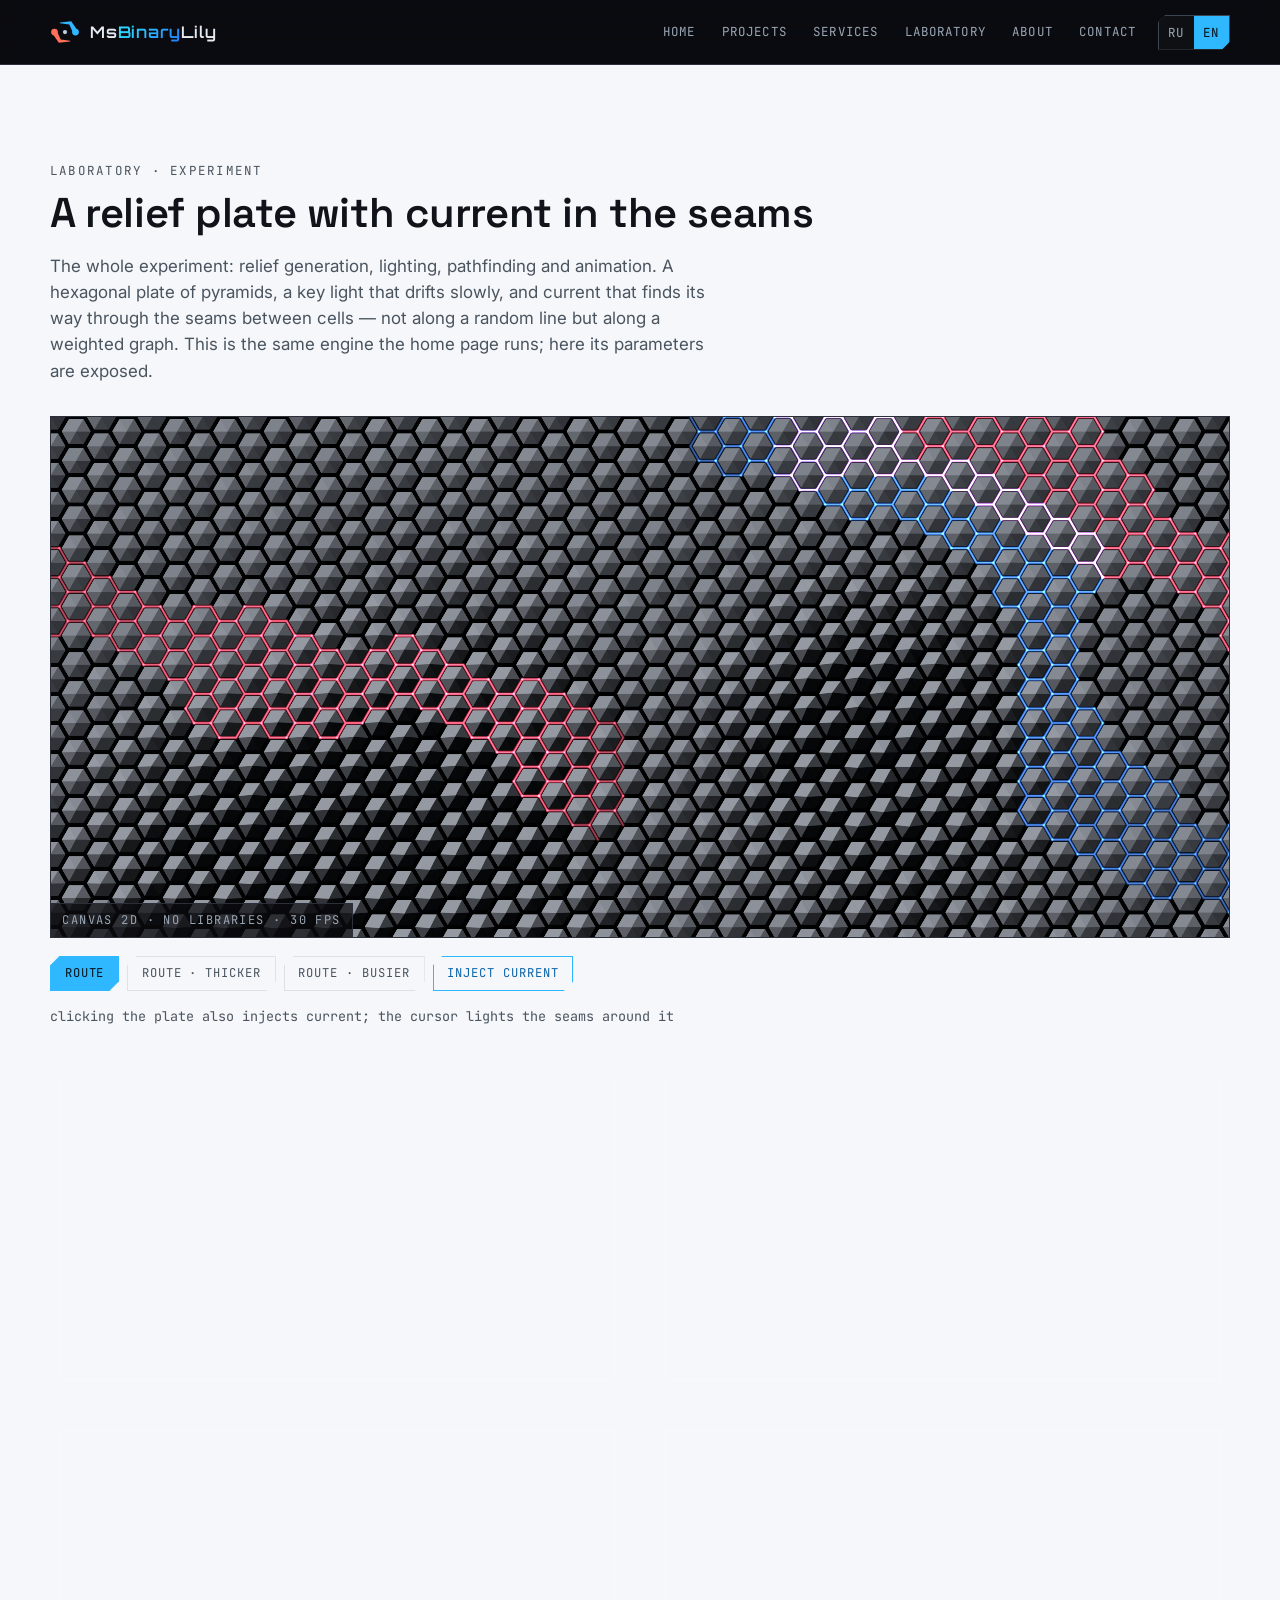
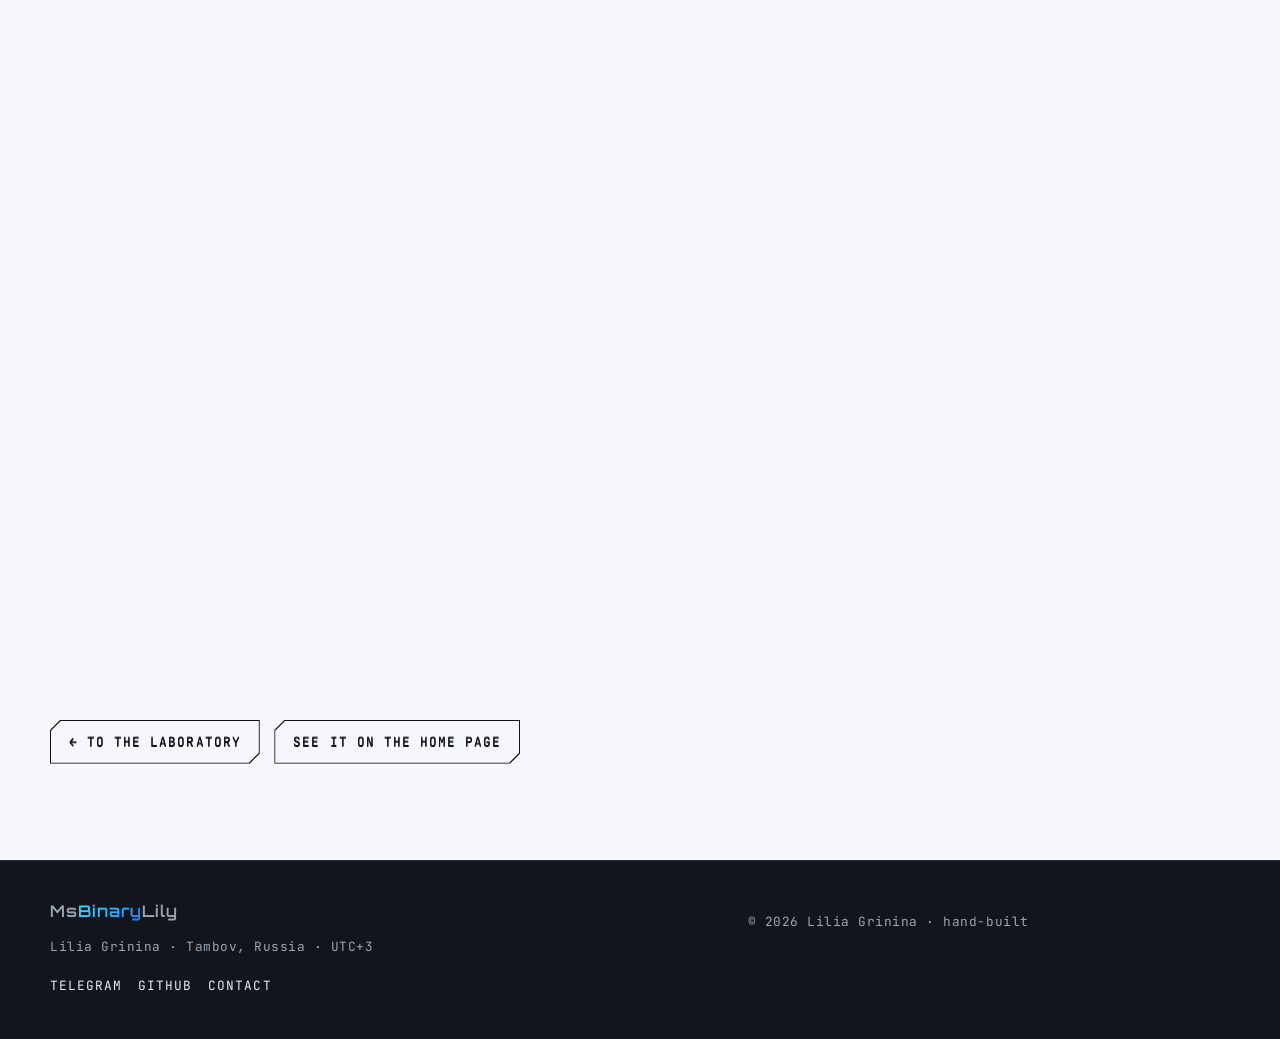
<file: lab-current-field.html>
<!DOCTYPE html>
<html lang="ru" data-title-ru="Ток по швам — MsBinaryLily" data-title-en="Current along the seams — MsBinaryLily" data-desc-ru="Опыт лаборатории: шестиугольная плита с рельефом, дрейфующим светом и током, который ищет путь по графу швов — A*, расширение коридора, срезание тупиков, анимация одним растущим числом." data-desc-en="A laboratory experiment: a hexagonal plate with relief, drifting light and a current that finds its way through the seam graph — A*, corridor expansion, dead-end peeling, animation driven by one growing number.">
<head>
<meta charset="utf-8">
<meta name="viewport" content="width=device-width, initial-scale=1">
<title>Ток по швам — MsBinaryLily</title>
<meta name="description" content="Опыт лаборатории: шестиугольная плита с рельефом, дрейфующим светом и током, который ищет путь по графу швов — A*, расширение коридора, срезание тупиков, анимация одним растущим числом.">
<link rel="icon" href="assets/emblem.svg" type="image/svg+xml">
<link rel="icon" href="assets/favicon-32.png" sizes="32x32" type="image/png">
<link rel="icon" href="assets/favicon-16.png" sizes="16x16" type="image/png">
<link rel="apple-touch-icon" href="assets/apple-touch-icon.png">
<meta name="theme-color" content="#0b0c10">
<link rel="preconnect" href="https://fonts.googleapis.com">
<link rel="preconnect" href="https://fonts.gstatic.com" crossorigin>
<link rel="stylesheet" href="https://fonts.googleapis.com/css2?family=Orbitron:wght@500;600;700&family=Space+Grotesk:wght@400;500;600;700&family=Inter:wght@400;500;600&family=JetBrains+Mono:wght@400;500&display=swap">
<link rel="stylesheet" href="css/main.css">
</head>
<body>
<a class="skip-link" href="#main" data-ru="к содержимому" data-en="skip to content">к содержимому</a>

<header class="site-header">
  <div class="wrap header-inner">
    <a class="brand" href="index.html">
      <svg viewBox="0 0 24 24" aria-hidden="true"><path d="M22.22 10.95 L16.95 3.43 L7.8 4.48 L7.8 4.98 L15.45 6.02 L18.58 13.05 Z" fill="#2fb8ff"/><circle cx="20.4" cy="12" r="2.7" fill="#2fb8ff"/><path d="M1.78 13.05 L7.05 20.57 L16.2 19.52 L16.2 19.02 L8.55 17.98 L5.42 10.95 Z" fill="#ff7059"/><circle cx="3.6" cy="12" r="2.7" fill="#ff7059"/><circle cx="12" cy="12" r="1.7" fill="#c2ccdb"/></svg>
      <span class="brand-name">Ms<b>Binary</b>Lily</span>
    </a>
    <button class="nav-toggle" type="button" aria-expanded="false" aria-controls="site-nav">
      <span data-ru="меню" data-en="menu">меню</span>
    </button>
    <nav class="nav" id="site-nav" aria-label="Main">
      <a href="index.html" data-ru="главная" data-en="home">главная</a>
      <a href="projects.html" data-ru="проекты" data-en="projects">проекты</a>
      <a href="services.html" data-ru="услуги" data-en="services">услуги</a>
      <a href="laboratory.html" data-ru="лаборатория" data-en="laboratory">лаборатория</a>
      <a href="about.html" data-ru="обо мне" data-en="about">обо мне</a>
      <a href="contact.html" data-ru="контакты" data-en="contact">контакты</a>
      <span class="lang" role="group" aria-label="Language">
        <button type="button" data-lang-btn="ru" aria-pressed="true">RU</button>
        <button type="button" data-lang-btn="en" aria-pressed="false">EN</button>
      </span>
    </nav>
  </div>
</header>

<main id="main">

  <section class="section-panel">
    <div class="wrap">
      <p class="kicker">LABORATORY · EXPERIMENT</p>
      <h1 class="page-title" data-ru="Рельефная плита и ток по швам" data-en="A relief plate with current in the seams">Рельефная плита и ток по швам</h1>
      <p class="lede" data-ru="Опыт целиком: генерация рельефа, освещение, поиск пути и анимация. Шестиугольная плита из пирамид, ключевой свет, который медленно дрейфует, и ток, который ищет себе дорогу по швам между сотами — не по случайной линии, а по взвешенному графу. Это тот же движок, что работает на главной странице: здесь его параметры выведены наружу." data-en="The whole experiment: relief generation, lighting, pathfinding and animation. A hexagonal plate of pyramids, a key light that drifts slowly, and current that finds its way through the seams between cells — not along a random line but along a weighted graph. This is the same engine the home page runs; here its parameters are exposed.">Опыт целиком: генерация рельефа, освещение, поиск пути и анимация. Шестиугольная плита из пирамид, ключевой свет, который медленно дрейфует, и ток, который ищет себе дорогу по швам между сотами — не по случайной линии, а по взвешенному графу. Это тот же движок, что работает на главной странице: здесь его параметры выведены наружу.</p>

      <div class="lab-stage">
        <canvas id="ambient" aria-hidden="true"></canvas>
        <span class="lab-badge" data-ru="canvas 2d · без библиотек · 30 fps" data-en="canvas 2d · no libraries · 30 fps">canvas 2d · без библиотек · 30 fps</span>
      </div>

      <div class="lab-controls">
        <button type="button" data-v="route" aria-pressed="true" data-ru="маршрут" data-en="route">маршрут</button>
        <button type="button" data-v="wide" aria-pressed="false" data-ru="маршрут · толще" data-en="route · thicker">маршрут · толще</button>
        <button type="button" data-v="busy" aria-pressed="false" data-ru="маршрут · чаще" data-en="route · busier">маршрут · чаще</button>
        <button type="button" data-act="fire" data-ru="впрыснуть ток" data-en="inject current">впрыснуть ток</button>
      </div>
      <p class="empty-state" style="margin-top:.9rem" data-ru="клик по плите тоже впрыскивает ток; курсор подсвечивает швы вокруг себя" data-en="clicking the plate also injects current; the cursor lights the seams around it">клик по плите тоже впрыскивает ток; курсор подсвечивает швы вокруг себя</p>

      <div class="lab-spec">

        <div class="holo clip ring">
          <p class="kicker" data-ru="сцена" data-en="the canvas">сцена</p>
          <h3 data-ru="Плита и её пирамиды" data-en="The plate and its pyramids">Плита и её пирамиды</h3>
          <div class="prose">
            <p data-ru="Ячейка — не плоский шестиугольник, а шестигранная пирамида: шесть треугольных граней от приподнятой (или утопленной) вершины к кромке. Решётка строится целиком при загрузке и при изменении размера окна: сначала пишется тёмный «мортирный» слой с фаской и контактной тенью, потом лица граней, потом виньетка. В кадре от плиты остаётся два готовых слоя и одна операция drawImage." data-en="A cell is not a flat hexagon but a six-sided pyramid: six triangular facets running from a raised (or sunken) apex to the rim. The lattice is built once on load and on resize: first a dark mortar layer with bevels and contact shadow, then the facet faces, then a vignette. Per frame the plate costs two pre-rendered layers and one drawImage.">Ячейка — не плоский шестиугольник, а шестигранная пирамида: шесть треугольных граней от приподнятой (или утопленной) вершины к кромке. Решётка строится целиком при загрузке и при изменении размера окна: сначала тёмный «мортирный» слой с фаской и контактной тенью, потом лица граней, потом виньетка. В кадре от плиты остаётся два готовых слоя и одна операция drawImage.</p>
            <p><code data-ru="~940 ячеек · 30 fps · 2 слоя в кадре" data-en="~940 cells · 30 fps · 2 layers per frame">~940 ячеек · 30 fps · 2 слоя в кадре</code></p>
          </div>
        </div>

        <div class="holo clip ring">
          <p class="kicker" data-ru="рельеф" data-en="relief">рельеф</p>
          <h3 data-ru="Пять горячих точек" data-en="Five hotspots">Пять горячих точек</h3>
          <div class="prose">
            <p data-ru="Высота не шум по всей площади, а несколько «горячих точек» со случайным знаком: вклад каждой затухает с расстоянием квадратично, а за радиусом точки равен нулю. Поэтому плита спокойная между ними и живая в них. Вершина пирамиды смещается вниз по градиенту поля, так что наклон читается как склон холма, а не как конус." data-en="Height is not noise spread over the plate but a handful of hotspots with a random sign: each contribution decays quadratically with distance and is exactly zero beyond its radius, so the plate is calm between them and alive on them. The apex leans down the field gradient, which is what makes a slope read as a hillside rather than a cone.">Высота не шум по всей площади, а несколько «горячих точек» со случайным знаком: вклад каждой затухает с расстоянием квадратично, а за радиусом точки равен нулю. Поэтому плита спокойная между ними и живая в них. Вершина пирамиды смещается вниз по градиенту поля, так что наклон читается как склон холма, а не как конус.</p>
            <p><code data-ru="h = Σ знак · усиление · (1 − d/r)²" data-en="h = Σ sign · gain · (1 − d/r)²">h = Σ знак · усиление · (1 − d/r)²</code></p>
          </div>
        </div>

        <div class="holo clip ring">
          <p class="kicker" data-ru="свет" data-en="lighting">свет</p>
          <h3 data-ru="Свет медленно дрейфует" data-en="The light drifts">Свет медленно дрейфует</h3>
          <div class="prose">
            <p data-ru="Освещение не нарисовано градиентом: у каждой грани есть своя нормаль (векторное произведение двух рёбер), а яркость — это N·L от одного ключевого света. Свет не зафиксирован: азимут ходит на ±24° с периодом около 40 секунд, высота — около 55, так что плита потихоньку переосвещается. Нормали при этом статичны (они зависят только от геометрии), поэтому пересвет плиты стоит шесть скалярных произведений на ячейку — каждый кадр пересвечивается десятая часть, без рывков и без пересборки." data-en="Lighting is not a painted gradient: every facet has its own normal (the cross product of two of its edges) and brightness is N·L against a single key light. The light is not fixed: azimuth swings ±24° on a ~40-second cycle and elevation on a ~55-second one, so the plate slowly re-lights. The normals are static (they depend on geometry alone), so re-lighting costs six dot products per cell — a tenth of the plate is re-shaded each frame, with no hitch and no rebuild.">Освещение не нарисовано градиентом: у каждой грани есть своя нормаль (векторное произведение двух рёбер), а яркость — это N·L от одного ключевого света. Свет не зафиксирован: азимут ходит на ±24° с периодом около 40 секунд, высота — около 55, так что плита потихоньку переосвещается. Нормали при этом статичны (они зависят только от геометрии), поэтому пересвет плиты стоит шесть скалярных произведений на ячейку — каждый кадр пересвечивается десятая часть, без рывков и без пересборки.</p>
            <p><code data-ru="яркость = N · L, свет дрейфует ±24°" data-en="brightness = N · L, light drifts ±24°">яркость = N · L, свет дрейфует ±24°</code></p>
          </div>
        </div>

        <div class="holo clip ring">
          <p class="kicker" data-ru="поиск пути" data-en="pathfinding">поиск пути</p>
          <h3 data-ru="Швы — это граф" data-en="The seams are a graph">Швы — это граф</h3>
          <div class="prose">
            <p data-ru="Швы между сотами — уже готовая сетка: узлы это углы решётки (в каждом сходятся три ячейки), рёбра — сами швы. Стоимость узла = 1 + вклад рельефа + шум, и знак вклада рельефа — это ручка поведения: при положительном маршрут обходит высокие пирамиды, при отрицательном его тянет к ним. Дальше A* ищет самый дешёвый путь между двумя терминалами на краю кадра, Dijkstra с бюджетом расширяет его в коридор нужной толщины, а узлы с единственным соседом срезаются до неподвижной точки." data-en="The seams are already a lattice: nodes are the lattice corners (three cells meet at each one), edges are the seams themselves. A node's cost = 1 + relief term + noise, and the sign of the relief term is a behaviour switch: positive makes the route avoid the tall pyramids, negative pulls it to them. A* then finds the cheapest path between two terminals on the frame edge, budgeted Dijkstra expands it into a corridor of the wanted thickness, and nodes with a single neighbour are peeled to a fixpoint.">Швы между сотами — уже готовая сетка: узлы это углы решётки (в каждом сходятся три ячейки), рёбра — сами швы. Стоимость узла = 1 + вклад рельефа + шум, и знак вклада рельефа — это ручка поведения: при положительном маршрут обходит высокие пирамиды, при отрицательном его тянет к ним. Дальше A* ищет самый дешёвый путь между двумя терминалами на краю кадра, Dijkstra с бюджетом расширяет его в коридор нужной толщины, а узлы с единственным соседом срезаются до неподвижной точки.</p>
            <p data-ru="Срезание — то же правило «нет тупиков»: срез идёт от кончика ветки и останавливается на первой развилке, поэтому ветка исчезает целиком, а коридор не рвётся. Тупик остаётся только там, где он и должен быть — на источнике и стоке." data-en="The peel is the no-dead-ends rule: it eats a twig from its tip and stops at the first junction, so the twig goes entirely while the corridor stays whole. A stub survives only where it belongs — at the source and the sink.">Срезание — то же правило «нет тупиков»: срез идёт от кончика ветки и останавливается на первой развилке, поэтому ветка исчезает целиком, а коридор не рвётся. Тупик остаётся только там, где он и должен быть — на источнике и стоке.</p>
            <p><code data-ru="~2000 узлов · ~3000 рёбер · бюджет коридора 64" data-en="~2000 nodes · ~3000 edges · corridor budget 64">~2000 узлов · ~3000 рёбер · бюджет коридора 64</code></p>
          </div>
        </div>

        <div class="holo clip ring">
          <p class="kicker" data-ru="анимация" data-en="animation">анимация</p>
          <h3 data-ru="Одно растущее число" data-en="One rising number">Одно растущее число</h3>
          <div class="prose">
            <p data-ru="От источника по коридору считается стоимость до каждого узла — и на этом геометрия заканчивается. Фронт растёт со временем, и каждый узел попадает в одну из трёх ситуаций: впереди фронта — не горит, чуть позади — светится, далеко позади — погас. Волна получается сама собой, потому что узлы с равной стоимостью лежат поперёк коридора. Ничего не считается заново в кадре: маршрут и поле стоимостей посчитаны один раз, при рождении потока." data-en="A cost-from-source is computed over the corridor — and that is where the geometry ends. The front rises with time and every node falls into one of three cases: ahead of the front it is unlit, just behind it glows, far behind it has faded. The wavefront comes out for free, because nodes of equal cost lie across the corridor. Nothing is recomputed per frame: the route and the cost field are solved once, when the run is born.">От источника по коридору считается стоимость до каждого узла — и на этом геометрия заканчивается. Фронт растёт со временем, и каждый узел попадает в одну из трёх ситуаций: впереди фронта — не горит, чуть позади — светится, далеко позади — погас. Волна получается сама собой, потому что узлы с равной стоимостью лежат поперёк коридора. Ничего не считается заново в кадре: маршрут и поле стоимостей посчитаны один раз, при рождении потока.</p>
            <p><code data-ru="x = фронт − стоимость; x&lt;0 нет · 0…hold свет · дальше затухание" data-en="x = front − cost; x&lt;0 off · 0…hold lit · then fading">x = фронт − стоимость; x&lt;0 нет · 0…hold свет · дальше затухание</code></p>
          </div>
        </div>

      </div>

      <div class="hero-cta">
        <a class="btn" href="laboratory.html" data-ru="← к лаборатории" data-en="← to the laboratory"><span>← к лаборатории</span></a>
        <a class="btn" href="index.html" data-ru="посмотреть на главной" data-en="see it on the home page"><span>посмотреть на главной</span></a>
      </div>
    </div>
  </section>

</main>

<footer class="site-footer">
  <div class="wrap footer-grid">
    <div>
      <p class="brand-name" style="margin:0 0 .5rem">Ms<b>Binary</b>Lily</p>
      <p class="footer-meta" data-ru="Лилия Гринина · Тамбов, Россия · UTC+3" data-en="Lilia Grinina · Tambov, Russia · UTC+3">Лилия Гринина · Тамбов, Россия · UTC+3</p>
      <div class="footer-links" style="margin-top:.9rem">
        <a href="https://t.me/MsBinaryLily" rel="noopener noreferrer" target="_blank">Telegram</a>
        <a href="https://github.com/IonShieldQuad" rel="noopener noreferrer" target="_blank">GitHub</a>
        <a href="contact.html" data-ru="контакты" data-en="contact">контакты</a>
      </div>
    </div>
    <p class="footer-meta" data-ru="© 2026 Лилия Гринина · сайт собран вручную" data-en="© 2026 Lilia Grinina · hand-built">© 2026 Лилия Гринина · сайт собран вручную</p>
  </div>
</footer>

<script src="data/cases.js"></script>
<script src="js/ambient.js"></script>
<script src="js/lab-current-field.js"></script>
<script src="js/site.js"></script>
</body>
</html>
</file>
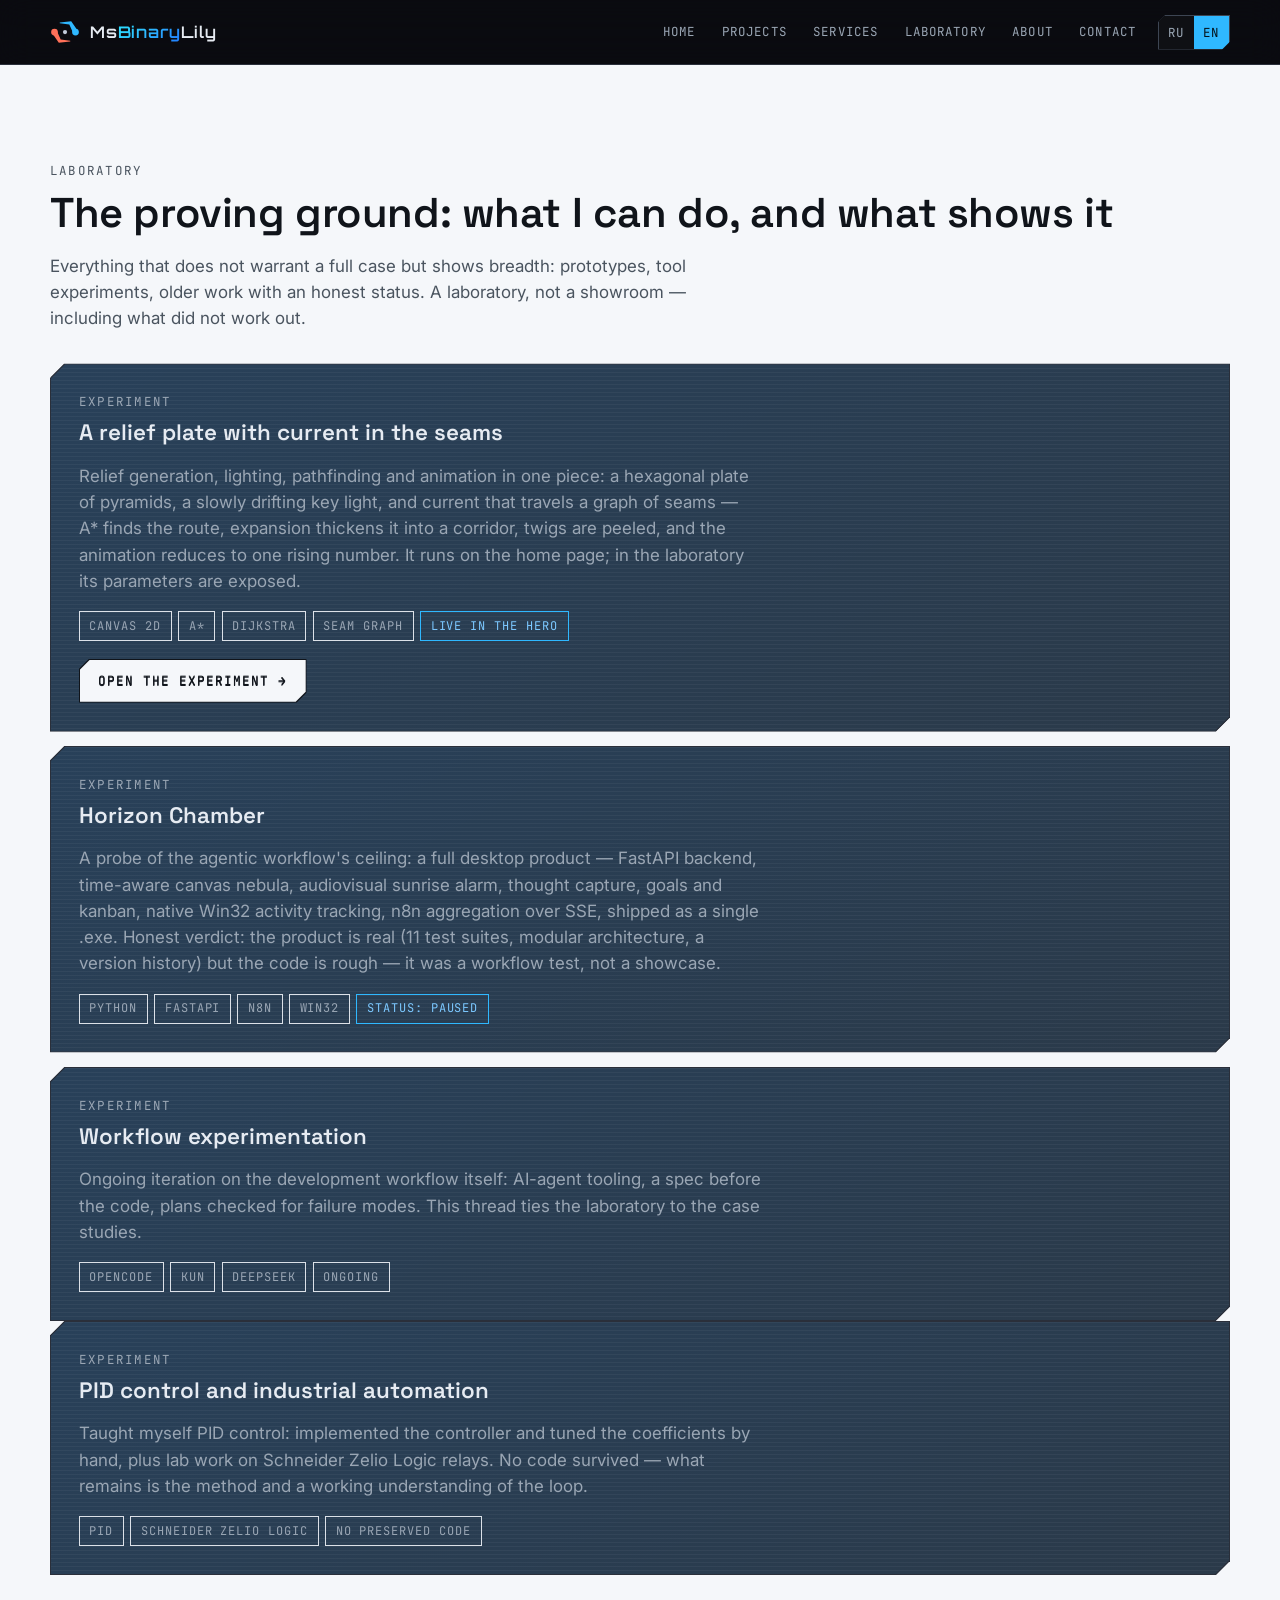
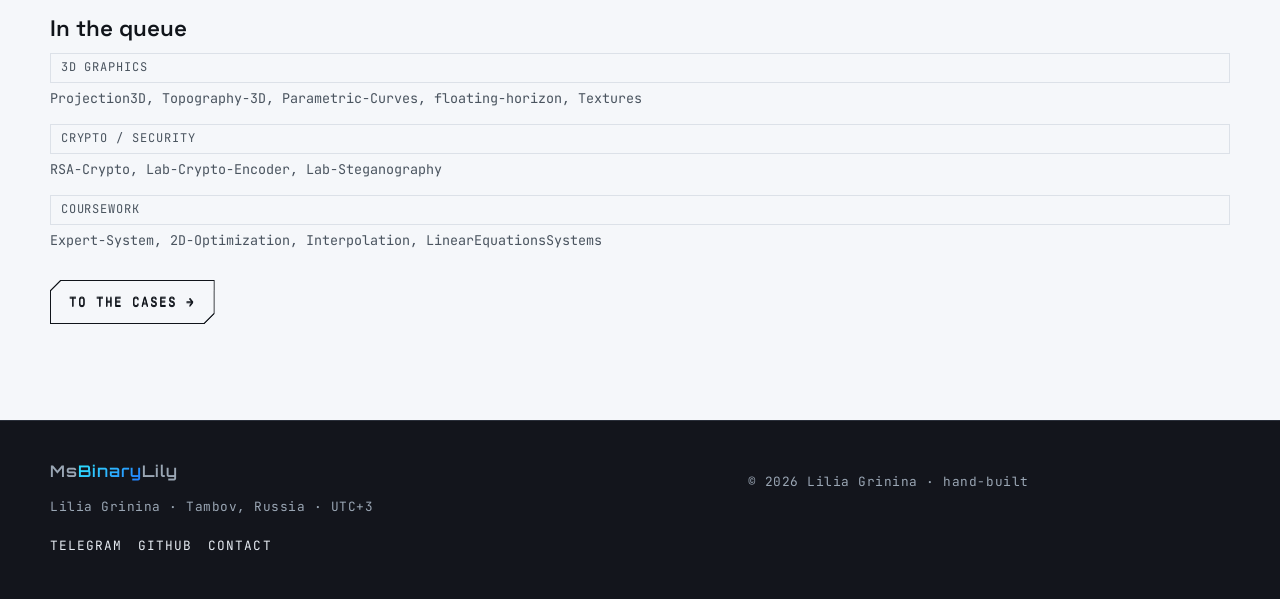
<file: laboratory.html>
<!DOCTYPE html>
<html lang="ru" data-title-ru="Лаборатория — MsBinaryLily" data-title-en="Laboratory — MsBinaryLily" data-desc-ru="Эксперименты и прототипы: Horizon Chamber, инструменты агентной разработки, очередь опытов." data-desc-en="Experiments and prototypes: Horizon Chamber, agentic-development tooling, the experiment queue.">
<head>
<meta charset="utf-8">
<meta name="viewport" content="width=device-width, initial-scale=1">
<title>Лаборатория — MsBinaryLily</title>
<meta name="description" content="Эксперименты и прототипы: Horizon Chamber, инструменты агентной разработки, очередь опытов.">
<link rel="icon" href="assets/emblem.svg" type="image/svg+xml">
<link rel="icon" href="assets/favicon-32.png" sizes="32x32" type="image/png">
<link rel="icon" href="assets/favicon-16.png" sizes="16x16" type="image/png">
<link rel="apple-touch-icon" href="assets/apple-touch-icon.png">
<meta name="theme-color" content="#0b0c10">
<link rel="preconnect" href="https://fonts.googleapis.com">
<link rel="preconnect" href="https://fonts.gstatic.com" crossorigin>
<link rel="stylesheet" href="https://fonts.googleapis.com/css2?family=Orbitron:wght@500;600;700&family=Space+Grotesk:wght@400;500;600;700&family=Inter:wght@400;500;600&family=JetBrains+Mono:wght@400;500&display=swap">
<link rel="stylesheet" href="css/main.css">
</head>
<body>
<a class="skip-link" href="#main" data-ru="к содержимому" data-en="skip to content">к содержимому</a>

<header class="site-header">
  <div class="wrap header-inner">
    <a class="brand" href="index.html">
      <svg viewBox="0 0 24 24" aria-hidden="true"><path d="M22.22 10.95 L16.95 3.43 L7.8 4.48 L7.8 4.98 L15.45 6.02 L18.58 13.05 Z" fill="#2fb8ff"/><circle cx="20.4" cy="12" r="2.7" fill="#2fb8ff"/><path d="M1.78 13.05 L7.05 20.57 L16.2 19.52 L16.2 19.02 L8.55 17.98 L5.42 10.95 Z" fill="#ff7059"/><circle cx="3.6" cy="12" r="2.7" fill="#ff7059"/><circle cx="12" cy="12" r="1.7" fill="#c2ccdb"/></svg>
      <span class="brand-name">Ms<b>Binary</b>Lily</span>
    </a>
    <button class="nav-toggle" type="button" aria-expanded="false" aria-controls="site-nav">
      <span data-ru="меню" data-en="menu">меню</span>
    </button>
    <nav class="nav" id="site-nav" aria-label="Main">
      <a href="index.html" data-ru="главная" data-en="home">главная</a>
      <a href="projects.html" data-ru="проекты" data-en="projects">проекты</a>
      <a href="services.html" data-ru="услуги" data-en="services">услуги</a>
      <a href="laboratory.html" data-ru="лаборатория" data-en="laboratory">лаборатория</a>
      <a href="about.html" data-ru="обо мне" data-en="about">обо мне</a>
      <a href="contact.html" data-ru="контакты" data-en="contact">контакты</a>
      <span class="lang" role="group" aria-label="Language">
        <button type="button" data-lang-btn="ru" aria-pressed="true">RU</button>
        <button type="button" data-lang-btn="en" aria-pressed="false">EN</button>
      </span>
    </nav>
  </div>
</header>

<main id="main">

  <section class="section-panel">
    <div class="wrap">
      <p class="kicker">LABORATORY</p>
      <h1 class="page-title" data-ru="Полигон: что я умею и чем это доказано" data-en="The proving ground: what I can do, and what shows it">Полигон: что я умею и чем это доказано</h1>
      <p class="lede" data-ru="Здесь всё, что не тянет на полноценный кейс, но показывает широту: прототипы, эксперименты с инструментами, старые проекты с честным статусом. Это лаборатория, а не витрина — включая то, что не получилось." data-en="Everything that does not warrant a full case but shows breadth: prototypes, tool experiments, older work with an honest status. A laboratory, not a showroom — including what did not work out.">Здесь всё, что не тянет на полноценный кейс, но показывает широту: прототипы, эксперименты с инструментами, старые проекты с честным статусом.</p>

      <div class="plain-list" style="margin-top:2rem">
        <div class="holo clip ring">
          <p class="kicker" data-ru="опыт" data-en="experiment">опыт</p>
          <h3 data-ru="Рельефная плита и ток по швам" data-en="A relief plate with current in the seams">Рельефная плита и ток по швам</h3>
          <p class="lede" data-ru="Генерация рельефа, освещение, поиск пути и анимация в одном куске: шестиугольная плита из пирамид, ключевой свет, который медленно дрейфует, и ток, который ходит по графу швов — A* находит маршрут, расширение делает коридор, тупики срезаются, а анимация сводится к одному растущему числу. Работает на главной странице; в лаборатории открыты его ручки." data-en="Relief generation, lighting, pathfinding and animation in one piece: a hexagonal plate of pyramids, a slowly drifting key light, and current that travels a graph of seams — A* finds the route, expansion thickens it into a corridor, twigs are peeled, and the animation reduces to one rising number. It runs on the home page; in the laboratory its parameters are exposed.">Генерация рельефа, освещение, поиск пути и анимация в одном куске: шестиугольная плита из пирамид, ключевой свет, который медленно дрейфует, и ток, который ходит по графу швов — A* находит маршрут, расширение делает коридор, тупики срезаются, а анимация сводится к одному растущему числу.</p>
          <div class="chips"><span class="chip">Canvas 2D</span><span class="chip">A*</span><span class="chip">Dijkstra</span><span class="chip" data-ru="граф швов" data-en="seam graph">граф швов</span><span class="chip chip-neon" data-ru="на главной" data-en="live in the hero">на главной</span></div>
          <div class="hero-cta" style="margin-top:1.1rem">
            <a class="btn" href="lab-current-field.html" data-ru="открыть опыт →" data-en="open the experiment →"><span>открыть опыт →</span></a>
          </div>
        </div>
        <div class="holo clip ring">
          <p class="kicker" data-ru="опыт" data-en="experiment">опыт</p>
          <h3>Horizon Chamber</h3>
          <p class="lede" data-ru="Тест потолка агентной разработки: десктопное приложение целиком — бэкенд на FastAPI, time-aware небула на canvas, рассветный будильник со звуком, захват мыслей, цели и канбан, нативный Win32-трекинг активности, агрегация n8n через SSE, сборка в один .exe. Честный итог: продукт настоящий (11 наборов тестов, модульная архитектура, история версий), но код сырой — это был тест процесса, а не витринный проект." data-en="A probe of the agentic workflow&#39;s ceiling: a full desktop product — FastAPI backend, time-aware canvas nebula, audiovisual sunrise alarm, thought capture, goals and kanban, native Win32 activity tracking, n8n aggregation over SSE, shipped as a single .exe. Honest verdict: the product is real (11 test suites, modular architecture, a version history) but the code is rough — it was a workflow test, not a showcase.">Тест потолка агентной разработки: полноценное десктопное приложение на FastAPI, canvas-небула, будильник, канбан, Win32-трекинг, сборка в .exe. Код сырой — это был тест процесса.</p>
          <div class="chips"><span class="chip">Python</span><span class="chip">FastAPI</span><span class="chip">n8n</span><span class="chip">Win32</span><span class="chip chip-neon" data-ru="статус: пауза" data-en="status: paused">статус: пауза</span></div>
        </div>

        <div class="holo clip ring">
          <p class="kicker" data-ru="опыт" data-en="experiment">опыт</p>
          <h3 data-ru="Эксперименты с процессом разработки" data-en="Workflow experimentation">Эксперименты с процессом разработки</h3>
          <p class="lede" data-ru="Постоянная итерация самого рабочего процесса: инструменты с AI-агентами, сначала ТЗ, потом код. Эта нить связывает лабораторию и кейсы." data-en="Ongoing iteration on the development workflow itself: AI-agent tooling, a spec before the code, plans checked for failure modes. This thread ties the laboratory to the case studies.">Итерация самого процесса: инструменты с AI-агентами, сначала ТЗ, потом код.</p>
          <div class="chips"><span class="chip">OpenCode</span><span class="chip">Kun</span><span class="chip">DeepSeek</span><span class="chip" data-ru="идёт" data-en="ongoing">идёт</span></div>
        </div>
      </div>

        <div class="holo clip ring">
          <p class="kicker" data-ru="опыт" data-en="experiment">опыт</p>
          <h3 data-ru="ПИД-регулятор и промышленная автоматика" data-en="PID control and industrial automation">ПИД-регулятор и промышленная автоматика</h3>
          <p class="lede" data-ru="Самостоятельно разобралась с ПИД-регулированием: реализовала регулятор и вручную подобрала коэффициенты, плюс лабораторная работа на реле Schneider Zelio Logic. Код не сохранился — остались методика и рабочее понимание контура." data-en="Taught myself PID control: implemented the controller and tuned the coefficients by hand, plus lab work on Schneider Zelio Logic relays. No code survived — what remains is the method and a working understanding of the loop.">Самостоятельно разобралась с ПИД-регулированием: реализовала регулятор и вручную подобрала коэффициенты, плюс лабораторная работа на реле Schneider Zelio Logic. Код не сохранился — остались методика и рабочее понимание контура.</p>
          <div class="chips"><span class="chip">PID</span><span class="chip">Schneider Zelio Logic</span><span class="chip" data-ru="код не сохранён" data-en="no preserved code">код не сохранён</span></div>
        </div>

      <h3 style="margin-top:2.6rem" data-ru="Очередь опытов" data-en="In the queue">Очередь опытов</h3>
      <ul class="plain-list">
        <li><span class="chip">3D graphics</span><span class="empty-state" data-ru="Projection3D, Topography-3D, Parametric-Curves, floating-horizon, Textures" data-en="Projection3D, Topography-3D, Parametric-Curves, floating-horizon, Textures">Projection3D и др.</span></li>
        <li><span class="chip">Crypto / security</span><span class="empty-state" data-ru="RSA-Crypto, Lab-Crypto-Encoder, Lab-Steganography" data-en="RSA-Crypto, Lab-Crypto-Encoder, Lab-Steganography">RSA, стеганография</span></li>
        <li><span class="chip">Coursework</span><span class="empty-state" data-ru="Expert-System, 2D-Optimization, Interpolation, LinearEquationsSystems" data-en="Expert-System, 2D-Optimization, Interpolation, LinearEquationsSystems">Expert-System и др.</span></li>
      </ul>
      <div class="hero-cta">
        <a class="btn" href="projects.html" data-ru="к кейсам →" data-en="to the cases →"><span>к кейсам →</span></a>
      </div>
    </div>
  </section>

</main>

<footer class="site-footer">
  <div class="wrap footer-grid">
    <div>
      <p class="brand-name" style="margin:0 0 .5rem">Ms<b>Binary</b>Lily</p>
      <p class="footer-meta" data-ru="Лилия Гринина · Тамбов, Россия · UTC+3" data-en="Lilia Grinina · Tambov, Russia · UTC+3">Лилия Гринина · Тамбов, Россия · UTC+3</p>
      <div class="footer-links" style="margin-top:.9rem">
        <a href="https://t.me/MsBinaryLily" rel="noopener noreferrer" target="_blank">Telegram</a>
        <a href="https://github.com/IonShieldQuad" rel="noopener noreferrer" target="_blank">GitHub</a>
        <a href="contact.html" data-ru="контакты" data-en="contact">контакты</a>
      </div>
    </div>
    <p class="footer-meta" data-ru="© 2026 Лилия Гринина · сайт собран вручную" data-en="© 2026 Lilia Grinina · hand-built">© 2026 Лилия Гринина · сайт собран вручную</p>
  </div>
</footer>

<script src="data/cases.js"></script>
<script src="js/ambient.js"></script>
<script src="js/site.js"></script>
</body>
</html>
</file>
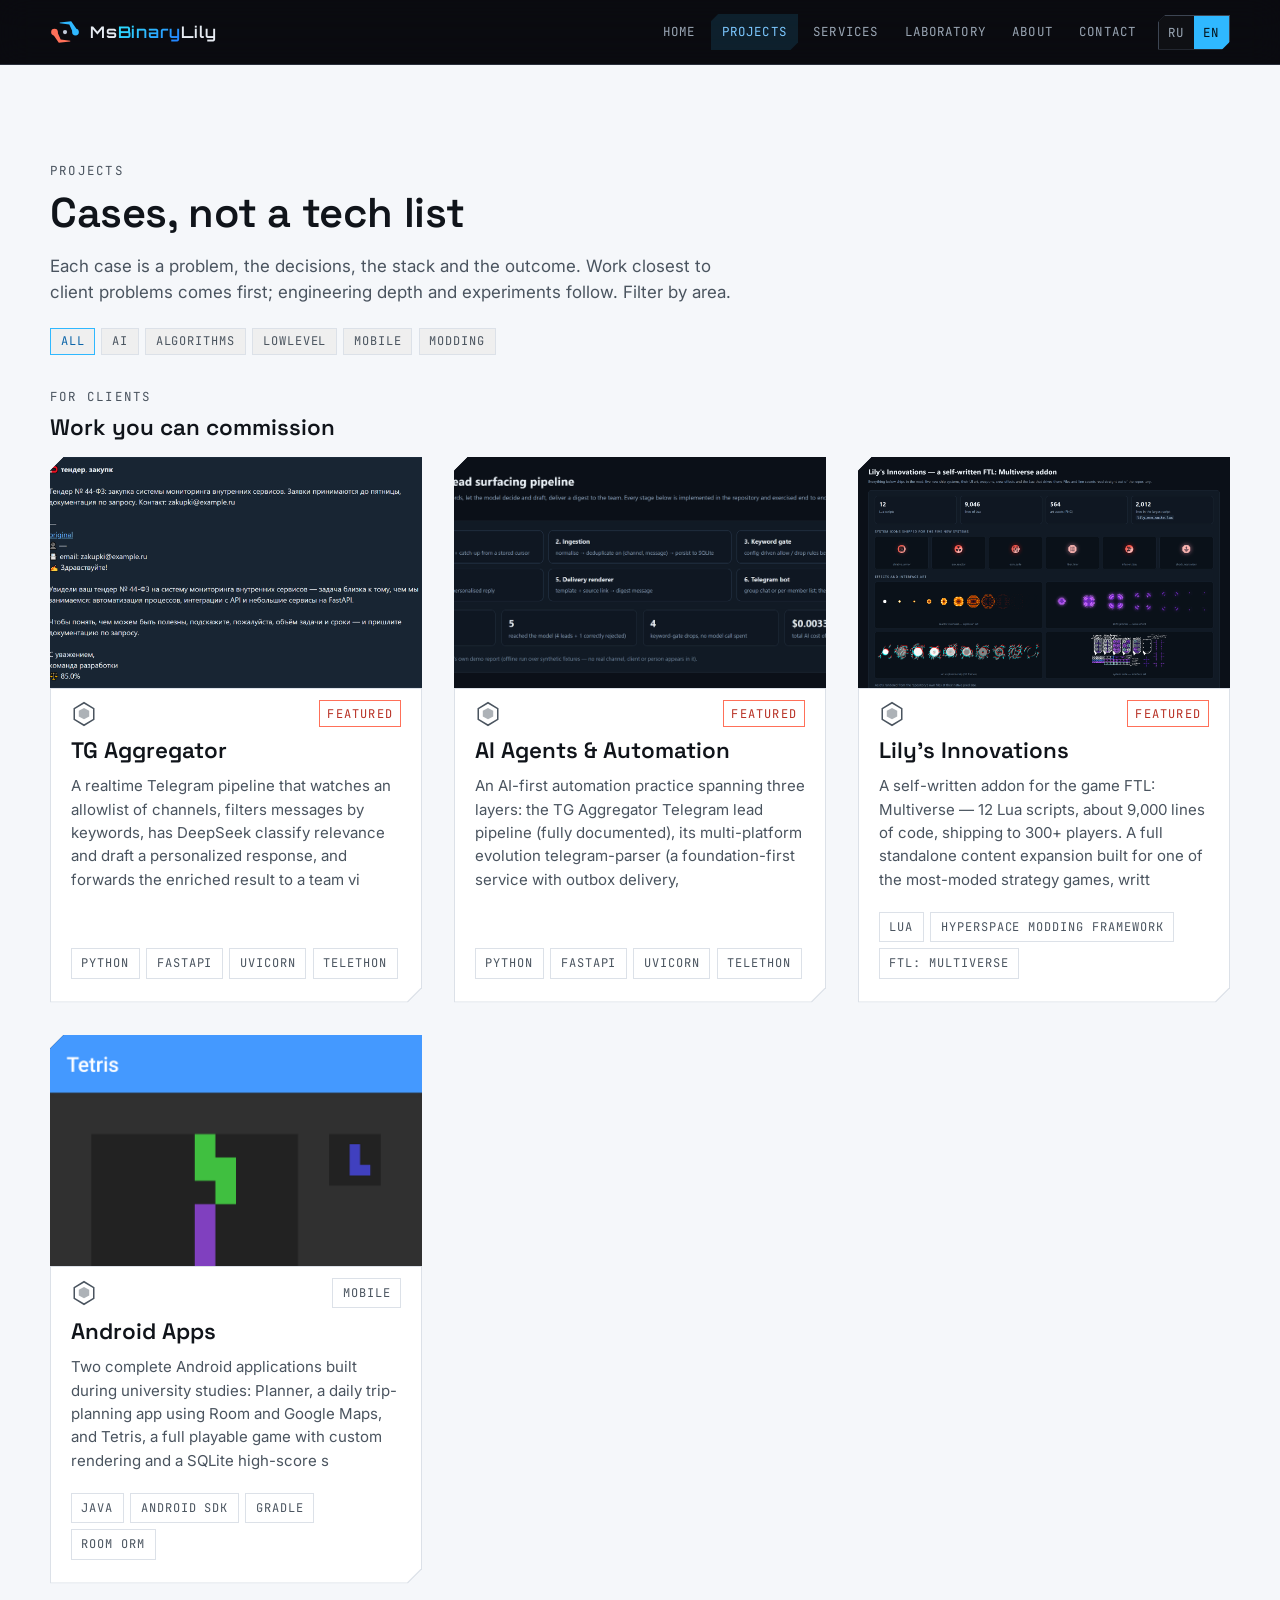
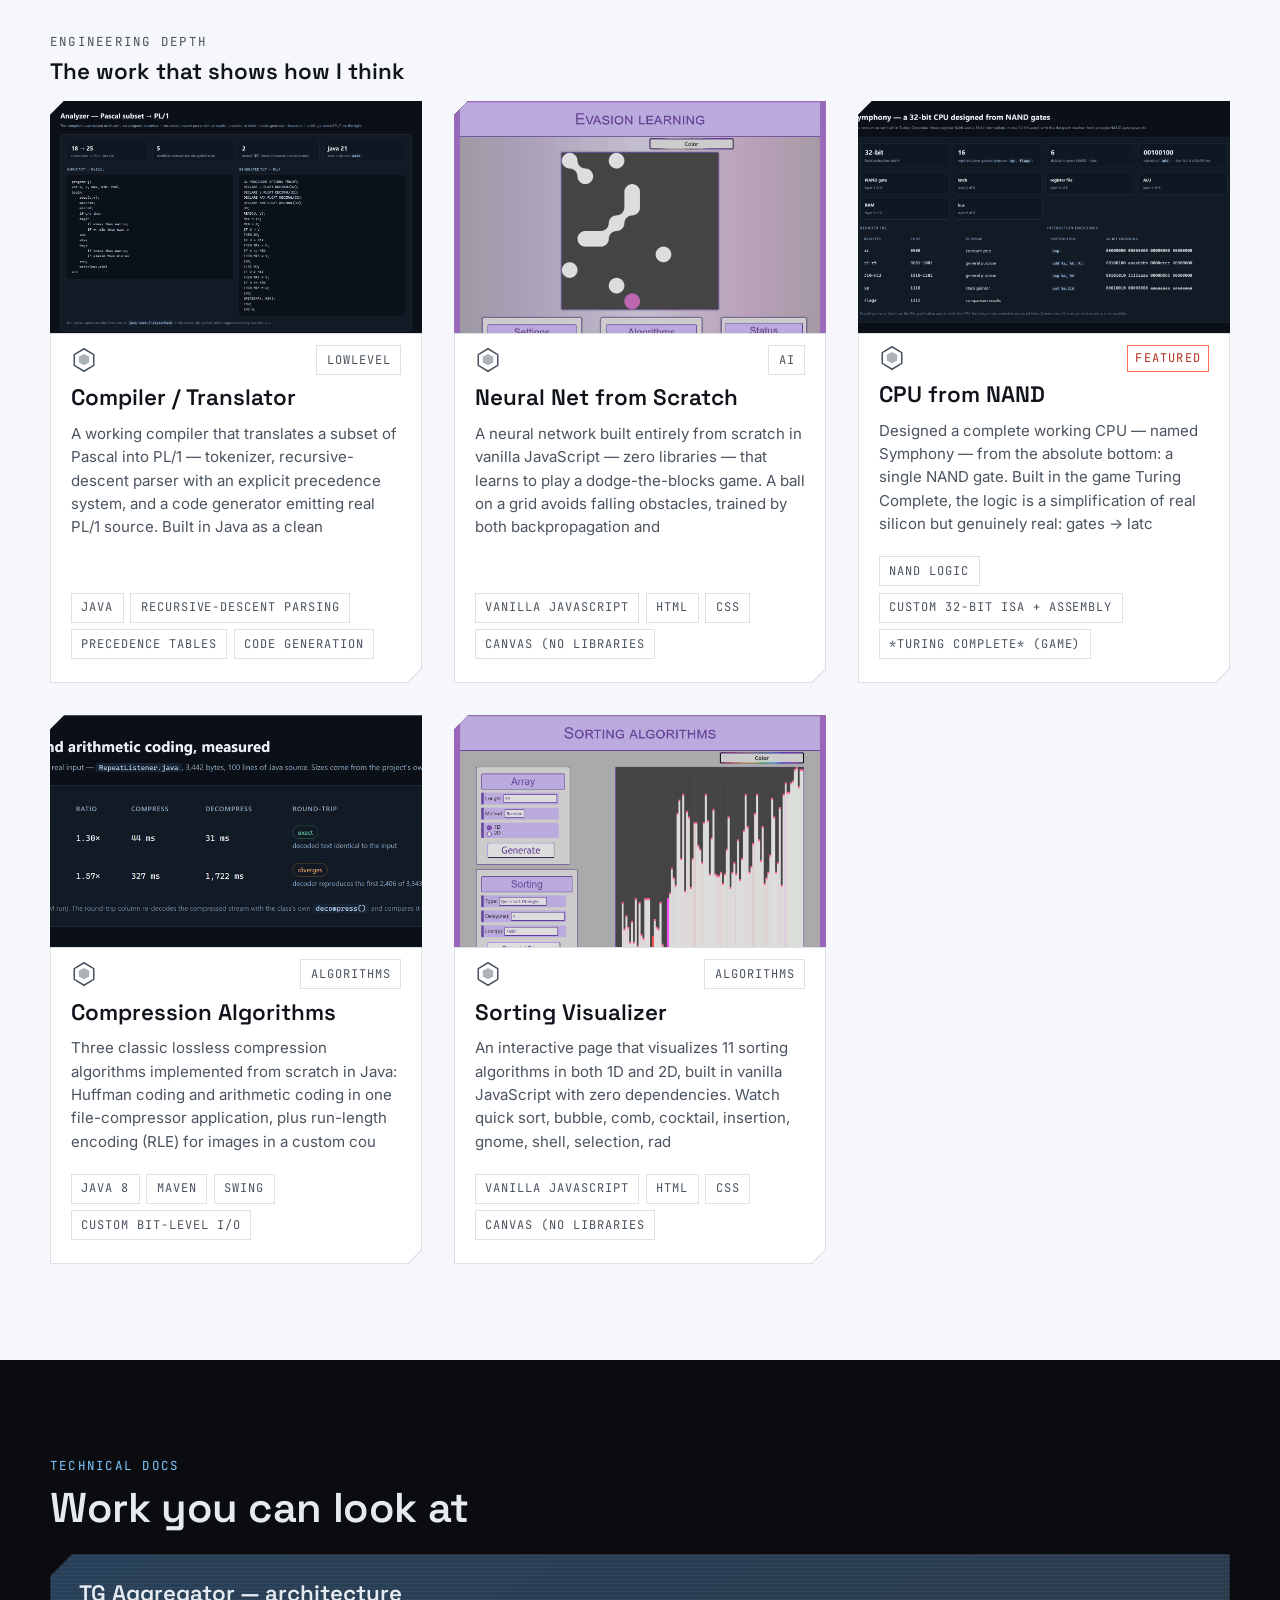
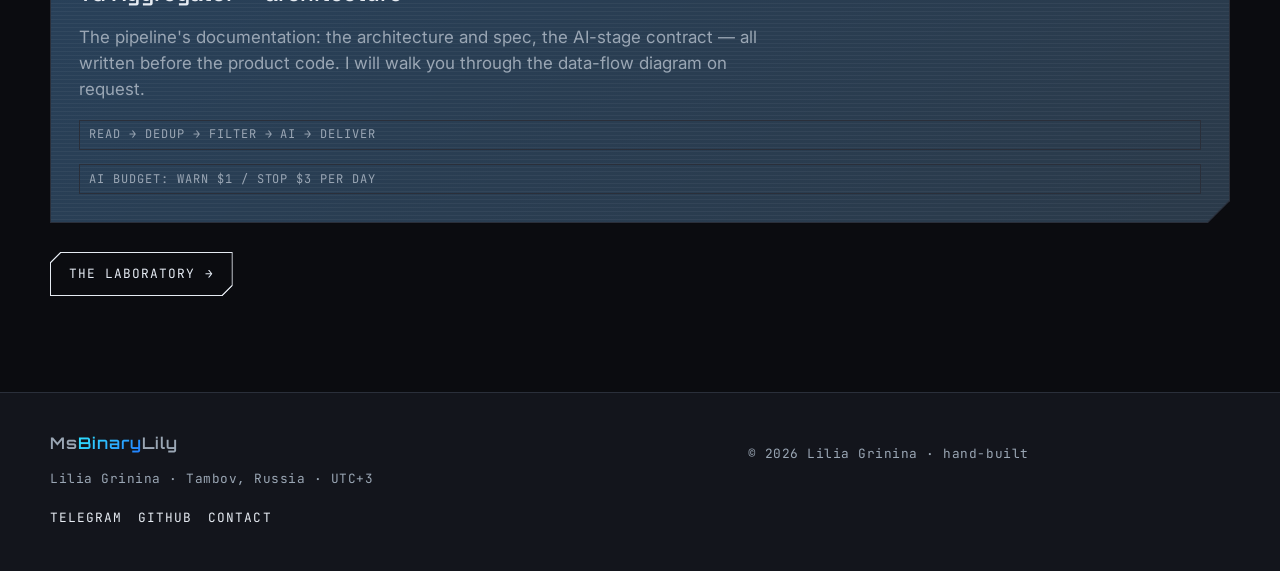
<file: projects.html>
<!DOCTYPE html>
<html lang="ru" data-title-ru="Проекты — MsBinaryLily" data-title-en="Projects — MsBinaryLily" data-desc-ru="Кейсы: AI-агенты и автоматизация, компиляторы и низкий уровень, алгоритмы, моды, мобильные приложения, промышленная автоматика." data-desc-en="Case studies: AI agents and automation, compilers and low-level systems, algorithms, mods, mobile apps, industrial control.">
<head>
<meta charset="utf-8">
<meta name="viewport" content="width=device-width, initial-scale=1">
<title>Проекты — MsBinaryLily</title>
<meta name="description" content="Кейсы: AI-агенты и автоматизация, компиляторы и низкий уровень, алгоритмы, моды, мобильные приложения, промышленная автоматика.">
<link rel="icon" href="assets/emblem.svg" type="image/svg+xml">
<link rel="icon" href="assets/favicon-32.png" sizes="32x32" type="image/png">
<link rel="icon" href="assets/favicon-16.png" sizes="16x16" type="image/png">
<link rel="apple-touch-icon" href="assets/apple-touch-icon.png">
<meta name="theme-color" content="#0b0c10">
<link rel="preconnect" href="https://fonts.googleapis.com">
<link rel="preconnect" href="https://fonts.gstatic.com" crossorigin>
<link rel="stylesheet" href="https://fonts.googleapis.com/css2?family=Orbitron:wght@500;600;700&family=Space+Grotesk:wght@400;500;600;700&family=Inter:wght@400;500;600&family=JetBrains+Mono:wght@400;500&display=swap">
<link rel="stylesheet" href="css/main.css">
</head>
<body>
<a class="skip-link" href="#main" data-ru="к содержимому" data-en="skip to content">к содержимому</a>

<header class="site-header">
  <div class="wrap header-inner">
    <a class="brand" href="index.html">
      <svg viewBox="0 0 24 24" aria-hidden="true"><path d="M22.22 10.95 L16.95 3.43 L7.8 4.48 L7.8 4.98 L15.45 6.02 L18.58 13.05 Z" fill="#2fb8ff"/><circle cx="20.4" cy="12" r="2.7" fill="#2fb8ff"/><path d="M1.78 13.05 L7.05 20.57 L16.2 19.52 L16.2 19.02 L8.55 17.98 L5.42 10.95 Z" fill="#ff7059"/><circle cx="3.6" cy="12" r="2.7" fill="#ff7059"/><circle cx="12" cy="12" r="1.7" fill="#c2ccdb"/></svg>
      <span class="brand-name">Ms<b>Binary</b>Lily</span>
    </a>
    <button class="nav-toggle" type="button" aria-expanded="false" aria-controls="site-nav">
      <span data-ru="меню" data-en="menu">меню</span>
    </button>
    <nav class="nav" id="site-nav" aria-label="Main">
      <a href="index.html" data-ru="главная" data-en="home">главная</a>
      <a href="projects.html" aria-current="page" data-ru="проекты" data-en="projects">проекты</a>
      <a href="services.html" data-ru="услуги" data-en="services">услуги</a>
      <a href="laboratory.html" data-ru="лаборатория" data-en="laboratory">лаборатория</a>
      <a href="about.html" data-ru="обо мне" data-en="about">обо мне</a>
      <a href="contact.html" data-ru="контакты" data-en="contact">контакты</a>
      <span class="lang" role="group" aria-label="Language">
        <button type="button" data-lang-btn="ru" aria-pressed="true">RU</button>
        <button type="button" data-lang-btn="en" aria-pressed="false">EN</button>
      </span>
    </nav>
  </div>
</header>

<main id="main">
  <section class="section-panel">
    <div class="wrap">
      <p class="kicker">PROJECTS</p>
      <h1 class="page-title" data-ru="Кейсы, а не список технологий" data-en="Cases, not a tech list">Кейсы, а не список технологий</h1>
      <p class="lede" data-ru="Каждый кейс — задача, решения, стек и то, что получилось. Сначала то, что ближе всего к задачам клиентов, дальше — инженерная глубина и эксперименты. Фильтруйте по направлению." data-en="Each case is a problem, the decisions, the stack and the outcome. Work closest to client problems comes first; engineering depth and experiments follow. Filter by area.">Каждый кейс — задача, решения, стек и то, что получилось. Сначала то, что ближе к задачам клиентов, дальше — инженерная глубина.</p>
      <div class="chips" id="case-filters" style="margin-top:1.4rem" role="group" aria-label="Filters">
        <button class="chip chip-neon" type="button" data-filter="all" aria-pressed="true" data-ru="все" data-en="all">все</button>
      </div>
      <div id="group-client" style="margin-top:2rem">
        <p class="kicker" data-ru="для клиентов" data-en="for clients">для клиентов</p>
        <h3 data-ru="Задачи, которые можно заказать" data-en="Work you can commission">Задачи, которые можно заказать</h3>
        <div class="card-grid" id="case-grid-client" style="margin-top:1rem">
          <p class="empty-state" data-ru="загрузка манифеста…" data-en="loading manifest…">загрузка манифеста…</p>
        </div>
      </div>

      <div id="group-depth" style="margin-top:3rem">
        <p class="kicker" data-ru="инженерная глубина" data-en="engineering depth">инженерная глубина</p>
        <h3 data-ru="То, что показывает, как я думаю" data-en="The work that shows how I think">То, что показывает, как я думаю</h3>
        <div class="card-grid" id="case-grid-depth" style="margin-top:1rem">
          <p class="empty-state" data-ru="загрузка манифеста…" data-en="loading manifest…">загрузка манифеста…</p>
        </div>
      </div>
      <p class="notice" data-manifest-note hidden>
        <span data-ru="Манифест не загрузился: откройте сайт через локальный сервер (python -m http.server) или проверьте data/cases.js." data-en="Manifest failed to load: serve the site (python -m http.server) or check data/cases.js.">Манифест не загрузился.</span>
      </p>
    </div>
  </section>

  <section class="section-carbon">
    <div class="wrap">
      <p class="kicker" data-ru="технические документы" data-en="technical docs">технические документы</p>
      <h2 data-ru="Работа, которую можно посмотреть" data-en="Work you can look at">Работа, которую можно посмотреть</h2>
      <div class="holo clip-lg ring" style="margin-top:1.4rem">
        <h3>TG Aggregator — <span data-ru="архитектура" data-en="architecture">архитектура</span></h3>
        <p class="lede" data-ru="Документация к пайплайну: архитектура и спецификация, контракт AI-стадии — всё написано до кода продукта. Схему потоков данных покажу по запросу." data-en="The pipeline's documentation: the architecture and spec, the AI-stage contract — all written before the product code. I will walk you through the data-flow diagram on request.">Документация к пайплайну: архитектура и спецификация, контракт AI-стадии — всё написано до кода продукта. Схему потоков данных покажу по запросу.</p>
        <ul class="plain-list" style="margin-top:1rem">
          <li><span class="chip" data-ru="чтение → дедуп → фильтр → AI → доставка" data-en="read → dedup → filter → AI → deliver">чтение → дедуп → фильтр → AI → доставка</span></li>
          <li><span class="chip" data-ru="бюджет AI: warn $1 / stop $3 в день" data-en="AI budget: warn $1 / stop $3 per day">бюджет AI: warn $1 / stop $3 в день</span></li>
        </ul>
      </div>
      <div class="hero-cta">
        <a class="btn" href="laboratory.html" data-ru="лаборатория экспериментов →" data-en="the laboratory →"><span>лаборатория экспериментов →</span></a>
      </div>
    </div>
  </section>
</main>

<footer class="site-footer">
  <div class="wrap footer-grid">
    <div>
      <p class="brand-name" style="margin:0 0 .5rem">Ms<b>Binary</b>Lily</p>
      <p class="footer-meta" data-ru="Лилия Гринина · Тамбов, Россия · UTC+3" data-en="Lilia Grinina · Tambov, Russia · UTC+3">Лилия Гринина · Тамбов, Россия · UTC+3</p>
      <div class="footer-links" style="margin-top:.9rem">
        <a href="https://t.me/MsBinaryLily" rel="noopener noreferrer" target="_blank">Telegram</a>
        <a href="https://github.com/IonShieldQuad" rel="noopener noreferrer" target="_blank">GitHub</a>
        <a href="contact.html" data-ru="контакты" data-en="contact">контакты</a>
      </div>
    </div>
    <p class="footer-meta" data-ru="© 2026 Лилия Гринина · сайт собран вручную" data-en="© 2026 Lilia Grinina · hand-built">© 2026 Лилия Гринина · сайт собран вручную</p>
  </div>
</footer>

<script src="data/cases.js"></script>
<script src="js/ambient.js"></script>
<script src="js/site.js"></script>
</body>
</html>
</file>
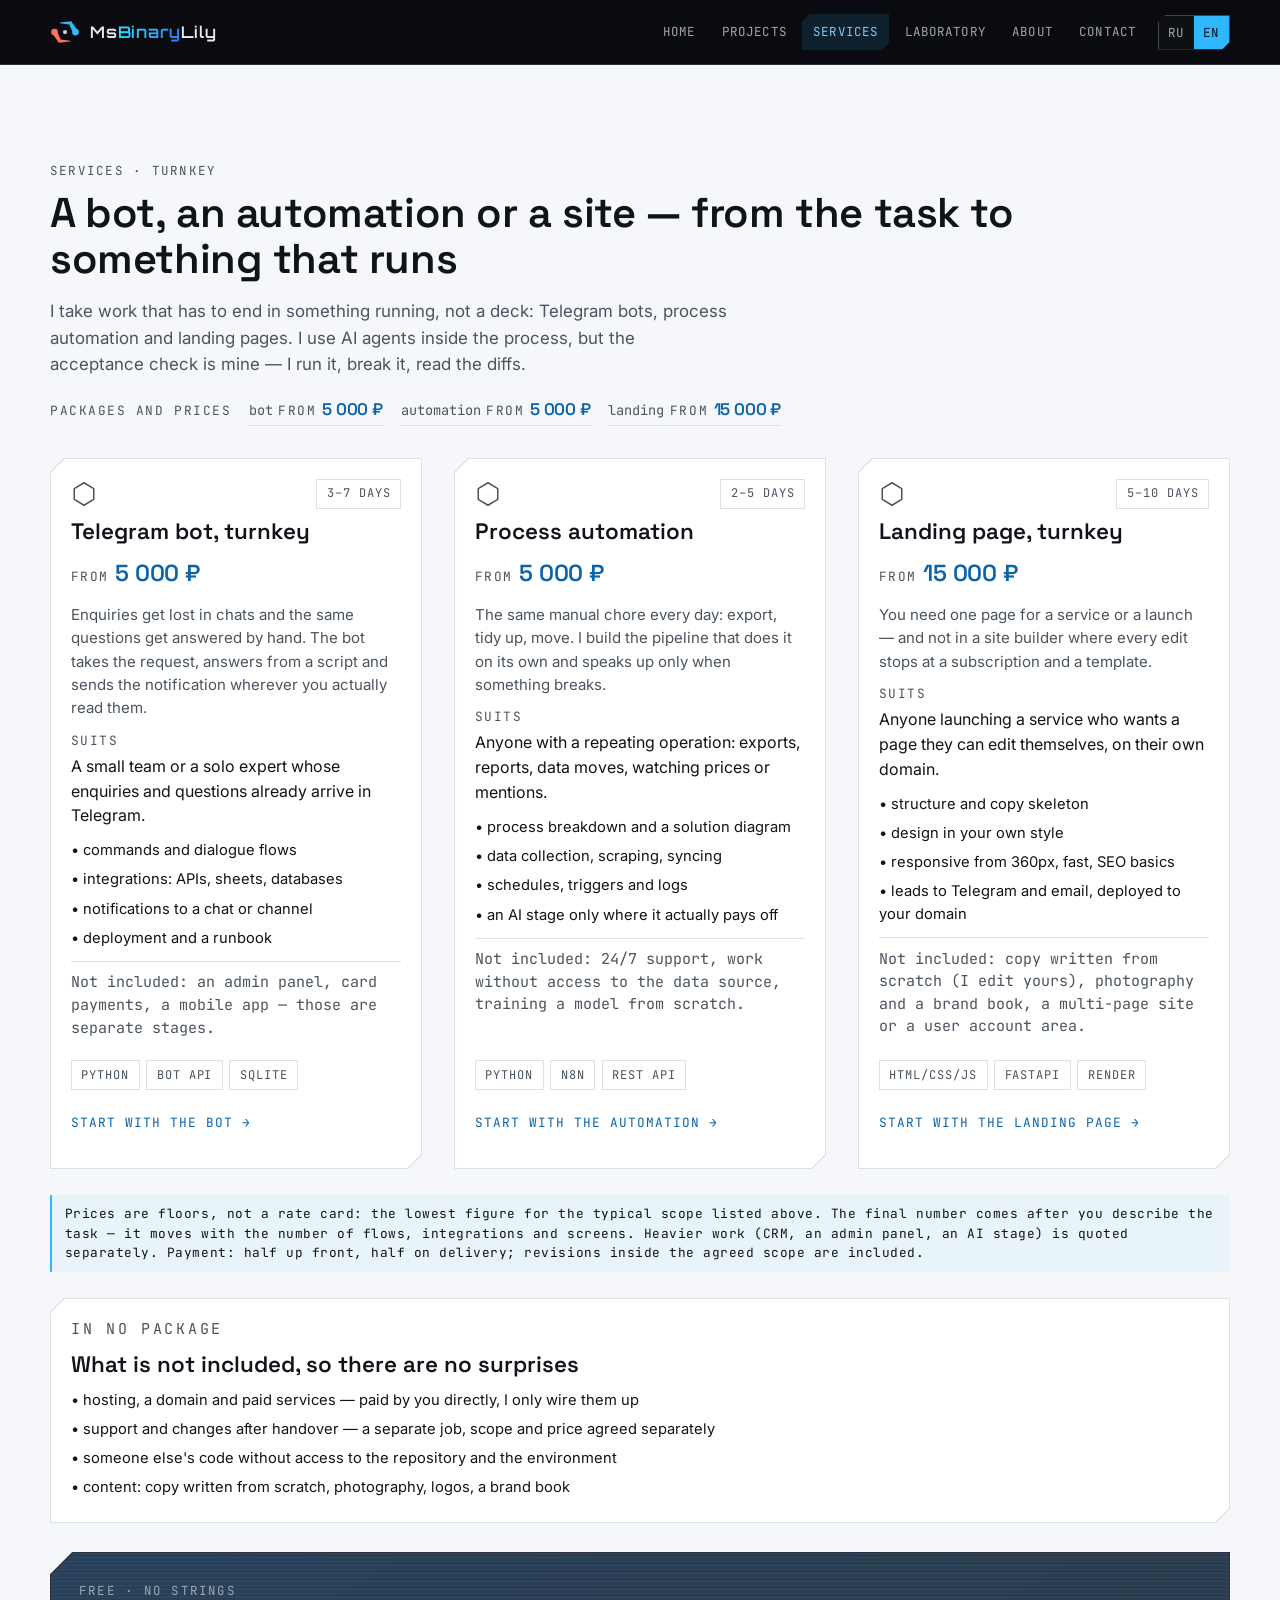
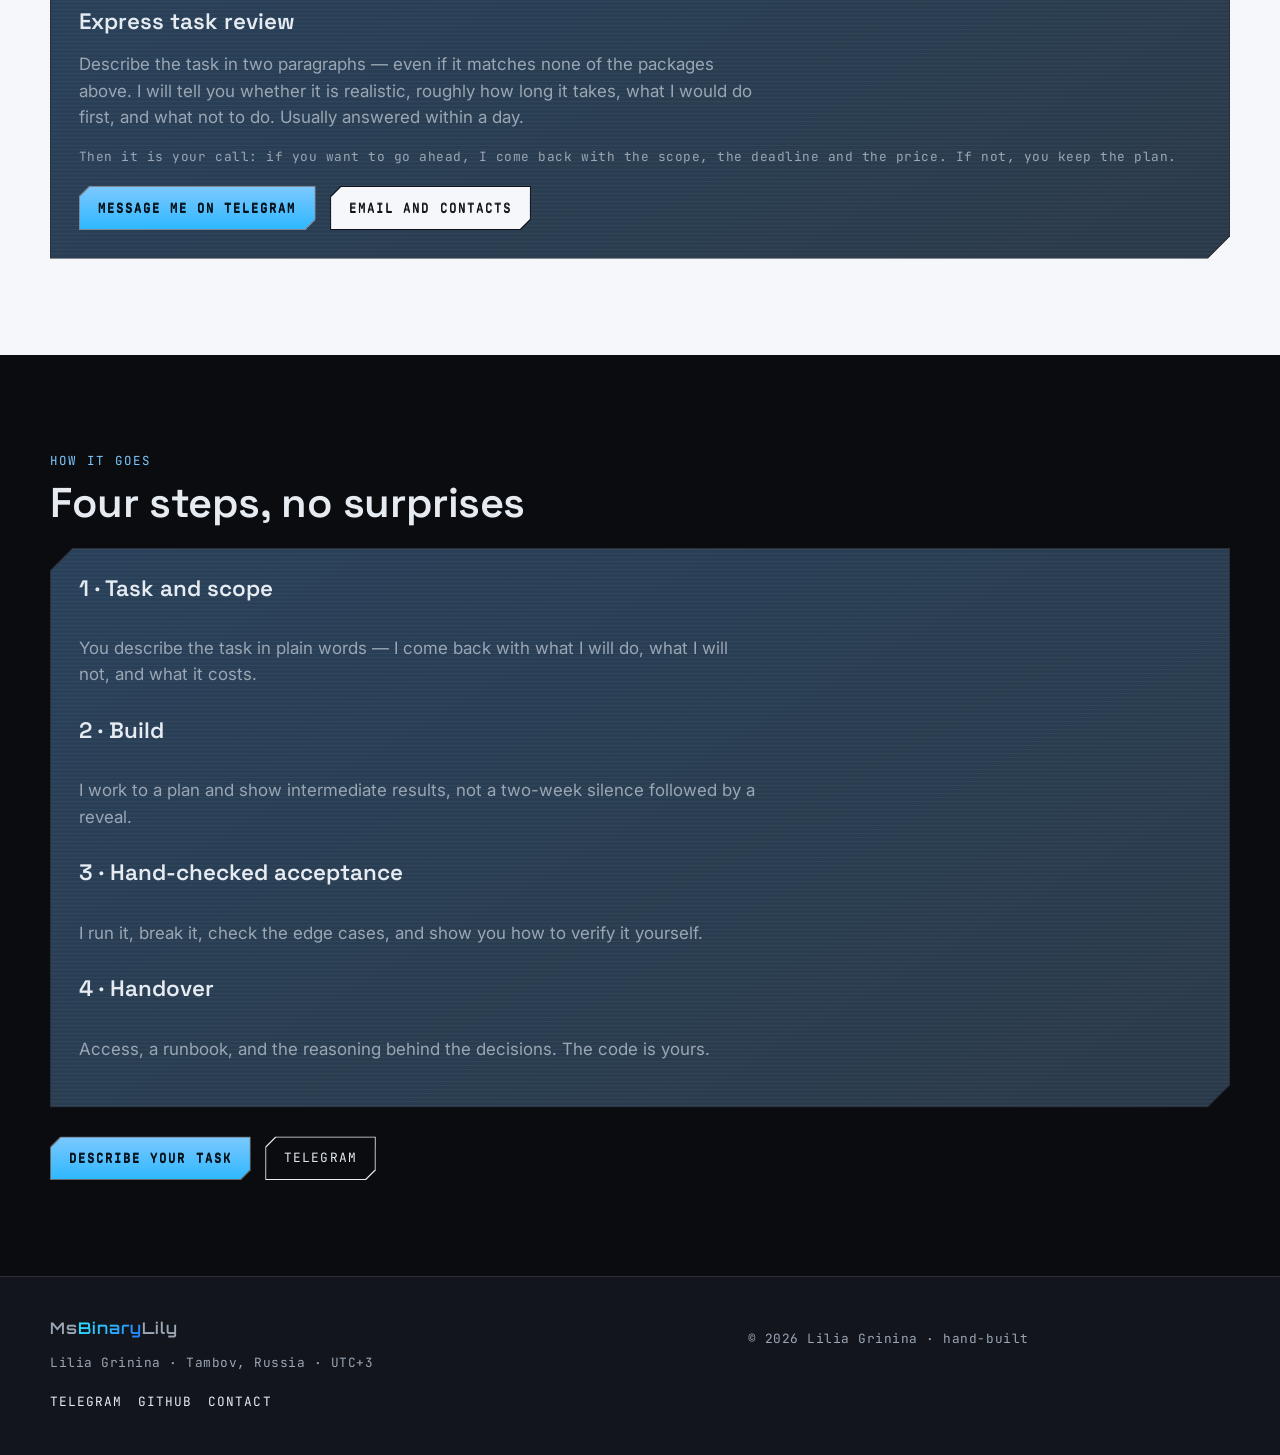
<file: services.html>
<!DOCTYPE html>
<html lang="ru" data-title-ru="Услуги — MsBinaryLily" data-title-en="Services — MsBinaryLily" data-desc-ru="Телеграм-боты, автоматизация процессов и лендинги под ключ: что входит, сроки, цены «от». Удалённо." data-desc-en="Telegram bots, process automation and landing pages end to end: what is included, timelines, starting prices. Remote.">
<head>
<meta charset="utf-8">
<meta name="viewport" content="width=device-width, initial-scale=1">
<title>Услуги — MsBinaryLily</title>
<meta name="description" content="Телеграм-боты, автоматизация процессов и лендинги под ключ: что входит, сроки, цены «от». Удалённо.">
<link rel="icon" href="assets/emblem.svg" type="image/svg+xml">
<link rel="icon" href="assets/favicon-32.png" sizes="32x32" type="image/png">
<link rel="icon" href="assets/favicon-16.png" sizes="16x16" type="image/png">
<link rel="apple-touch-icon" href="assets/apple-touch-icon.png">
<meta name="theme-color" content="#0b0c10">
<link rel="preconnect" href="https://fonts.googleapis.com">
<link rel="preconnect" href="https://fonts.gstatic.com" crossorigin>
<link rel="stylesheet" href="https://fonts.googleapis.com/css2?family=Orbitron:wght@500;600;700&family=Space+Grotesk:wght@400;500;600;700&family=Inter:wght@400;500;600&family=JetBrains+Mono:wght@400;500&display=swap">
<link rel="stylesheet" href="css/main.css">
</head>
<body>
<a class="skip-link" href="#main" data-ru="к содержимому" data-en="skip to content">к содержимому</a>

<header class="site-header">
  <div class="wrap header-inner">
    <a class="brand" href="index.html">
      <svg viewBox="0 0 24 24" aria-hidden="true"><path d="M22.22 10.95 L16.95 3.43 L7.8 4.48 L7.8 4.98 L15.45 6.02 L18.58 13.05 Z" fill="#2fb8ff"/><circle cx="20.4" cy="12" r="2.7" fill="#2fb8ff"/><path d="M1.78 13.05 L7.05 20.57 L16.2 19.52 L16.2 19.02 L8.55 17.98 L5.42 10.95 Z" fill="#ff7059"/><circle cx="3.6" cy="12" r="2.7" fill="#ff7059"/><circle cx="12" cy="12" r="1.7" fill="#c2ccdb"/></svg>
      <span class="brand-name">Ms<b>Binary</b>Lily</span>
    </a>
    <button class="nav-toggle" type="button" aria-expanded="false" aria-controls="site-nav">
      <span data-ru="меню" data-en="menu">меню</span>
    </button>
    <nav class="nav" id="site-nav" aria-label="Main">
      <a href="index.html" data-ru="главная" data-en="home">главная</a>
      <a href="projects.html" data-ru="проекты" data-en="projects">проекты</a>
      <a href="services.html" aria-current="page" data-ru="услуги" data-en="services">услуги</a>
      <a href="laboratory.html" data-ru="лаборатория" data-en="laboratory">лаборатория</a>
      <a href="about.html" data-ru="обо мне" data-en="about">обо мне</a>
      <a href="contact.html" data-ru="контакты" data-en="contact">контакты</a>
      <span class="lang" role="group" aria-label="Language">
        <button type="button" data-lang-btn="ru" aria-pressed="true">RU</button>
        <button type="button" data-lang-btn="en" aria-pressed="false">EN</button>
      </span>
    </nav>
  </div>
</header>

<main id="main">

  <section class="section-panel">
    <div class="wrap">
      <p class="kicker" data-ru="УСЛУГИ · ПОД КЛЮЧ" data-en="SERVICES · TURNKEY">УСЛУГИ · ПОД КЛЮЧ</p>
      <h1 class="page-title" data-ru="Бот, автоматизация или сайт — от задачи до работающего результата" data-en="A bot, an automation or a site — from the task to something that runs">Бот, автоматизация или сайт — от задачи до работающего результата</h1>
      <p class="lede" data-ru="Беру задачи, где нужен работающий результат, а не презентация: телеграм-боты, автоматизация процессов и лендинги. Работаю с AI-агентами внутри процесса, но приёмку делаю руками — запускаю, ломаю, читаю диффы." data-en="I take work that has to end in something running, not a deck: Telegram bots, process automation and landing pages. I use AI agents inside the process, but the acceptance check is mine — I run it, break it, read the diffs.">Беру задачи, где нужен работающий результат, а не презентация: телеграм-боты, автоматизация процессов и лендинги. Работаю с AI-агентами внутри процесса, но приёмку делаю руками — запускаю, ломаю, читаю диффы.</p>

      <!-- PRICES: every figure on the site lives in a span.price-num[data-price].
           The three keys (bot, automation, landing) appear twice on this page — the
           strip and the package card — and once in the teaser on index.html, so one
           change means editing those five amounts. scripts/verify.cjs reads them from
           both files and fails on any disagreement, and it also fails on a ruble sign in prose
           that escaped a data-price span, which is how prices used to drift. -->
      <div class="price-strip">
        <span class="price-strip-label" data-ru="пакеты и цены" data-en="packages and prices">пакеты и цены</span>
        <a class="price-strip-item" href="#service-bot"><span data-ru="бот" data-en="bot">бот</span> <span class="price-from" data-ru="от" data-en="from">от</span> <span class="price-num" data-price="bot">5 000 ₽</span></a>
        <a class="price-strip-item" href="#service-automation"><span data-ru="автоматизация" data-en="automation">автоматизация</span> <span class="price-from" data-ru="от" data-en="from">от</span> <span class="price-num" data-price="automation">5 000 ₽</span></a>
        <a class="price-strip-item" href="#service-landing"><span data-ru="лендинг" data-en="landing">лендинг</span> <span class="price-from" data-ru="от" data-en="from">от</span> <span class="price-num" data-price="landing">15 000 ₽</span></a>
      </div>

      <div class="card-grid" style="margin-top:2rem">
        <article class="card clip ring" id="service-bot">
          <div class="card-top">
            <svg class="card-hex" viewBox="0 0 24 24" aria-hidden="true"><path d="M12 1.6 21 7v10l-9 5.4L3 17V7z" fill="none" stroke="currentColor" stroke-width="1.4"/></svg>
            <span class="chip" data-ru="3–7 дней" data-en="3–7 days">3–7 дней</span>
          </div>
          <h3 data-ru="Telegram-бот под ключ" data-en="Telegram bot, turnkey">Telegram-бот под ключ</h3>
          <p class="price-line"><span class="price-from" data-ru="от" data-en="from">от</span><span class="price-num" data-price="bot">5 000 ₽</span></p>
          <p data-ru="Заявки теряются в переписках, а на одинаковые вопросы приходится отвечать руками. Бот принимает заявку, отвечает по сценарию и присылает уведомление туда, где вы их читаете." data-en="Enquiries get lost in chats and the same questions get answered by hand. The bot takes the request, answers from a script and sends the notification wherever you actually read them.">Заявки теряются в переписках, а на одинаковые вопросы приходится отвечать руками. Бот принимает заявку, отвечает по сценарию и присылает уведомление туда, где вы их читаете.</p>
          <div class="card-fit">
            <span class="card-fit-label" data-ru="кому подходит" data-en="suits">кому подходит</span>
            <span data-ru="Небольшой команде или эксперту, у кого заявки и вопросы уже идут через Telegram." data-en="A small team or a solo expert whose enquiries and questions already arrive in Telegram.">Небольшой команде или эксперту, у кого заявки и вопросы уже идут через Telegram.</span>
          </div>
          <ul class="plain-list card-includes">
            <li data-ru="• команды и сценарии диалога" data-en="• commands and dialogue flows">• команды и сценарии диалога</li>
            <li data-ru="• интеграции: API, таблицы, базы" data-en="• integrations: APIs, sheets, databases">• интеграции: API, таблицы, базы</li>
            <li data-ru="• уведомления в чат или канал" data-en="• notifications to a chat or channel">• уведомления в чат или канал</li>
            <li data-ru="• деплой и инструкция по запуску" data-en="• deployment and a runbook">• деплой и инструкция по запуску</li>
          </ul>
          <p class="card-scope" data-ru="Не входит: админ-панель, приём платежей, мобильное приложение — это отдельные этапы." data-en="Not included: an admin panel, card payments, a mobile app — those are separate stages.">Не входит: админ-панель, приём платежей, мобильное приложение — это отдельные этапы.</p>
          <div class="chips"><span class="chip">Python</span><span class="chip">Bot API</span><span class="chip">SQLite</span></div>
          <a class="card-cta" href="https://t.me/MsBinaryLily" rel="noopener noreferrer" data-ru="начать с бота →" data-en="start with the bot →" target="_blank">начать с бота →</a>
        </article>

        <article class="card clip ring" id="service-automation">
          <div class="card-top">
            <svg class="card-hex" viewBox="0 0 24 24" aria-hidden="true"><path d="M12 1.6 21 7v10l-9 5.4L3 17V7z" fill="none" stroke="currentColor" stroke-width="1.4"/></svg>
            <span class="chip" data-ru="2–5 дней" data-en="2–5 days">2–5 дней</span>
          </div>
          <h3 data-ru="Автоматизация процесса" data-en="Process automation">Автоматизация процесса</h3>
          <p class="price-line"><span class="price-from" data-ru="от" data-en="from">от</span><span class="price-num" data-price="automation">5 000 ₽</span></p>
          <p data-ru="Каждый день одна и та же ручная операция: выгрузить, привести в порядок, перенести. Собираю сценарий, который делает это сам и пишет, только когда что-то сломалось." data-en="The same manual chore every day: export, tidy up, move. I build the pipeline that does it on its own and speaks up only when something breaks.">Каждый день одна и та же ручная операция: выгрузить, привести в порядок, перенести. Собираю сценарий, который делает это сам и пишет, только когда что-то сломалось.</p>
          <div class="card-fit">
            <span class="card-fit-label" data-ru="кому подходит" data-en="suits">кому подходит</span>
            <span data-ru="Тем, у кого есть повторяющаяся операция: выгрузки, отчёты, перенос данных, мониторинг цен или упоминаний." data-en="Anyone with a repeating operation: exports, reports, data moves, watching prices or mentions.">Тем, у кого есть повторяющаяся операция: выгрузки, отчёты, перенос данных, мониторинг цен или упоминаний.</span>
          </div>
          <ul class="plain-list card-includes">
            <li data-ru="• разбор процесса и схема решения" data-en="• process breakdown and a solution diagram">• разбор процесса и схема решения</li>
            <li data-ru="• сбор данных, парсинг, синхронизация" data-en="• data collection, scraping, syncing">• сбор данных, парсинг, синхронизация</li>
            <li data-ru="• расписания и триггеры, логи" data-en="• schedules, triggers and logs">• расписания и триггеры, логи</li>
            <li data-ru="• AI-этап там, где он реально экономит" data-en="• an AI stage only where it actually pays off">• AI-этап там, где он реально экономит</li>
          </ul>
          <p class="card-scope" data-ru="Не входит: поддержка 24/7, работа без доступа к источнику данных, обучение модели с нуля." data-en="Not included: 24/7 support, work without access to the data source, training a model from scratch.">Не входит: поддержка 24/7, работа без доступа к источнику данных, обучение модели с нуля.</p>
          <div class="chips"><span class="chip">Python</span><span class="chip">n8n</span><span class="chip">REST API</span></div>
          <a class="card-cta" href="https://t.me/MsBinaryLily" rel="noopener noreferrer" data-ru="начать с автоматизации →" data-en="start with the automation →" target="_blank">начать с автоматизации →</a>
        </article>

        <article class="card clip ring" id="service-landing">
          <div class="card-top">
            <svg class="card-hex" viewBox="0 0 24 24" aria-hidden="true"><path d="M12 1.6 21 7v10l-9 5.4L3 17V7z" fill="none" stroke="currentColor" stroke-width="1.4"/></svg>
            <span class="chip" data-ru="5–10 дней" data-en="5–10 days">5–10 дней</span>
          </div>
          <h3 data-ru="Лендинг под ключ" data-en="Landing page, turnkey">Лендинг под ключ</h3>
          <p class="price-line"><span class="price-from" data-ru="от" data-en="from">от</span><span class="price-num" data-price="landing">15 000 ₽</span></p>
          <p data-ru="Нужна одна страница под услугу или запуск — и не в конструкторе, где правки упираются в подписку и шаблон." data-en="You need one page for a service or a launch — and not in a site builder where every edit stops at a subscription and a template.">Нужна одна страница под услугу или запуск — и не в конструкторе, где правки упираются в подписку и шаблон.</p>
          <div class="card-fit">
            <span class="card-fit-label" data-ru="кому подходит" data-en="suits">кому подходит</span>
            <span data-ru="Тем, кто запускает услугу и хочет страницу, которую можно править самому и открыть на своём домене." data-en="Anyone launching a service who wants a page they can edit themselves, on their own domain.">Тем, кто запускает услугу и хочет страницу, которую можно править самому и открыть на своём домене.</span>
          </div>
          <ul class="plain-list card-includes">
            <li data-ru="• структура и текст-скелет" data-en="• structure and copy skeleton">• структура и текст-скелет</li>
            <li data-ru="• дизайн в вашем стиле" data-en="• design in your own style">• дизайн в вашем стиле</li>
            <li data-ru="• адаптив от 360 px, скорость, SEO-основа" data-en="• responsive from 360px, fast, SEO basics">• адаптив от 360 px, скорость, SEO-основа</li>
            <li data-ru="• заявки в Telegram и на почту, деплой на ваш домен" data-en="• leads to Telegram and email, deployed to your domain">• заявки в Telegram и на почту, деплой на ваш домен</li>
          </ul>
          <p class="card-scope" data-ru="Не входит: тексты с нуля (правлю ваш), фото и бренд-бук, многостраничный сайт или личный кабинет." data-en="Not included: copy written from scratch (I edit yours), photography and a brand book, a multi-page site or a user account area.">Не входит: тексты с нуля (правлю ваш), фото и бренд-бук, многостраничный сайт или личный кабинет.</p>
          <div class="chips"><span class="chip">HTML/CSS/JS</span><span class="chip">FastAPI</span><span class="chip">Render</span></div>
          <a class="card-cta" href="https://t.me/MsBinaryLily" rel="noopener noreferrer" data-ru="начать с лендинга →" data-en="start with the landing page →" target="_blank">начать с лендинга →</a>
        </article>
      </div>

      <p class="notice" style="margin-top:1.6rem" data-ru="Цены — «от», а не прайс: это нижняя граница за типовой объём из списка выше. Финальная сумма появляется после короткого описания задачи — на неё влияют число сценариев, интеграций и экранов. Тяжёлые задачи (CRM, админ-панель, AI-этап) считаются отдельно. Оплата: половина вперёд, половина на сдаче; правки в согласованном объёме входят в цену." data-en="Prices are floors, not a rate card: the lowest figure for the typical scope listed above. The final number comes after you describe the task — it moves with the number of flows, integrations and screens. Heavier work (CRM, an admin panel, an AI stage) is quoted separately. Payment: half up front, half on delivery; revisions inside the agreed scope are included.">Цены — «от», а не прайс: это нижняя граница за типовой объём из списка выше. Финальная сумма появляется после короткого описания задачи. Оплата: половина вперёд, половина на сдаче.</p>

      <div class="card-grid" style="grid-template-columns:1fr; margin-top:1.6rem">
        <article class="card clip ring">
          <p class="kicker" data-ru="чего нет ни в одном пакете" data-en="in no package">чего нет ни в одном пакете</p>
          <h3 data-ru="Что не входит — чтобы не было сюрпризов" data-en="What is not included, so there are no surprises">Что не входит — чтобы не было сюрпризов</h3>
          <ul class="plain-list card-includes">
            <li data-ru="• хостинг, домен и платные сервисы — оплачиваются напрямую вам, я только подключаю" data-en="• hosting, a domain and paid services — paid by you directly, I only wire them up">• хостинг, домен и платные сервисы — оплачиваются напрямую вам, я только подключаю</li>
            <li data-ru="• поддержка и доработки после сдачи — отдельной задачей, объём и цена обсуждаются" data-en="• support and changes after handover — a separate job, scope and price agreed separately">• поддержка и доработки после сдачи — отдельной задачей, объём и цена обсуждаются</li>
            <li data-ru="• чужой код без доступа к репозиторию и окружению" data-en="• someone else's code without access to the repository and the environment">• чужой код без доступа к репозиторию и окружению</li>
            <li data-ru="• контент: тексты с нуля, фото, логотипы, бренд-бук" data-en="• content: copy written from scratch, photography, logos, a brand book">• контент: тексты с нуля, фото, логотипы, бренд-бук</li>
          </ul>
        </article>
      </div>

      <div class="holo clip-lg ring" style="margin-top:1.8rem">
        <p class="kicker" data-ru="бесплатно · без обязательств" data-en="free · no strings">бесплатно · без обязательств</p>
        <h3 data-ru="Экспресс-разбор задачи" data-en="Express task review">Экспресс-разбор задачи</h3>
        <p class="lede" data-ru="Опишите задачу в двух абзацах — даже если она не похожа ни на один пакет выше. Скажу, реально ли это, сколько примерно займёт, что я бы сделала первым шагом и чего делать не стоит. Обычно отвечаю в течение дня." data-en="Describe the task in two paragraphs — even if it matches none of the packages above. I will tell you whether it is realistic, roughly how long it takes, what I would do first, and what not to do. Usually answered within a day.">Опишите задачу в двух абзацах — даже если она не похожа ни на один пакет выше. Скажу, реально ли это, сколько примерно займёт, что я бы сделала первым шагом и чего делать не стоит. Обычно отвечаю в течение дня.</p>
        <p class="footer-meta" data-ru="Дальше — по желанию: если решите делать, вернусь со списком работ, сроком и ценой. Если нет — у вас останется план." data-en="Then it is your call: if you want to go ahead, I come back with the scope, the deadline and the price. If not, you keep the plan.">Дальше — по желанию: если решите делать, вернусь со списком работ, сроком и ценой. Если нет — у вас останется план.</p>
        <div class="hero-cta" style="margin-top:1.2rem">
          <a class="btn btn-primary" href="https://t.me/MsBinaryLily" rel="noopener noreferrer" data-ru="написать в Telegram" data-en="message me on Telegram" target="_blank"><span>написать в Telegram</span></a>
          <a class="btn" href="contact.html" data-ru="почта и контакты" data-en="email and contacts"><span>почта и контакты</span></a>
        </div>
      </div>
    </div>
  </section>

  <section class="section-carbon">
    <div class="wrap">
      <p class="kicker" data-ru="как проходит работа" data-en="how it goes">как проходит работа</p>
      <h2 data-ru="Четыре шага, без сюрпризов" data-en="Four steps, no surprises">Четыре шага, без сюрпризов</h2>
      <div class="holo clip-lg ring" style="margin-top:1.4rem">
        <div class="plain-list">
          <li><h3 data-ru="1 · Задача и объём" data-en="1 · Task and scope">1 · Задача и объём</h3>
            <p class="lede" data-ru="Короткое описание задачи словами — и я возвращаю список того, что делаю, чего не делаю и сколько это стоит." data-en="You describe the task in plain words — I come back with what I will do, what I will not, and what it costs.">Короткое описание задачи — и я возвращаю список работ и цену.</p></li>
          <li><h3 data-ru="2 · Реализация" data-en="2 · Build">2 · Реализация</h3>
            <p class="lede" data-ru="Работаю по плану, показываю промежуточный результат, а не «готово через две недели»." data-en="I work to a plan and show intermediate results, not a two-week silence followed by a reveal.">Показываю промежуточный результат, а не «готово через две недели».</p></li>
          <li><h3 data-ru="3 · Приёмка руками" data-en="3 · Hand-checked acceptance">3 · Приёмка руками</h3>
            <p class="lede" data-ru="Запускаю, ломаю, проверяю крайние случаи; показываю, как это проверить самому." data-en="I run it, break it, check the edge cases, and show you how to verify it yourself.">Запускаю, ломаю, проверяю крайние случаи.</p></li>
          <li><h3 data-ru="4 · Передача" data-en="4 · Handover">4 · Передача</h3>
            <p class="lede" data-ru="Доступы, инструкция по запуску, объяснение решений. Код остаётся у вас." data-en="Access, a runbook, and the reasoning behind the decisions. The code is yours.">Доступы, инструкция по запуску, объяснение решений.</p></li>
        </div>
      </div>
      <div class="hero-cta">
        <a class="btn btn-primary" href="contact.html" data-ru="описать задачу" data-en="describe your task"><span>описать задачу</span></a>
        <a class="btn" href="https://t.me/MsBinaryLily" rel="noopener noreferrer" target="_blank"><span>Telegram</span></a>
      </div>
    </div>
  </section>

</main>

<footer class="site-footer">
  <div class="wrap footer-grid">
    <div>
      <p class="brand-name" style="margin:0 0 .5rem">Ms<b>Binary</b>Lily</p>
      <p class="footer-meta" data-ru="Лилия Гринина · Тамбов, Россия · UTC+3" data-en="Lilia Grinina · Tambov, Russia · UTC+3">Лилия Гринина · Тамбов, Россия · UTC+3</p>
      <div class="footer-links" style="margin-top:.9rem">
        <a href="https://t.me/MsBinaryLily" rel="noopener noreferrer" target="_blank">Telegram</a>
        <a href="https://github.com/IonShieldQuad" rel="noopener noreferrer" target="_blank">GitHub</a>
        <a href="contact.html" data-ru="контакты" data-en="contact">контакты</a>
      </div>
    </div>
    <p class="footer-meta" data-ru="© 2026 Лилия Гринина · сайт собран вручную" data-en="© 2026 Lilia Grinina · hand-built">© 2026 Лилия Гринина · сайт собран вручную</p>
  </div>
</footer>

<script src="data/cases.js"></script>
<script src="js/ambient.js"></script>
<script src="js/site.js"></script>
</body>
</html>
</file>
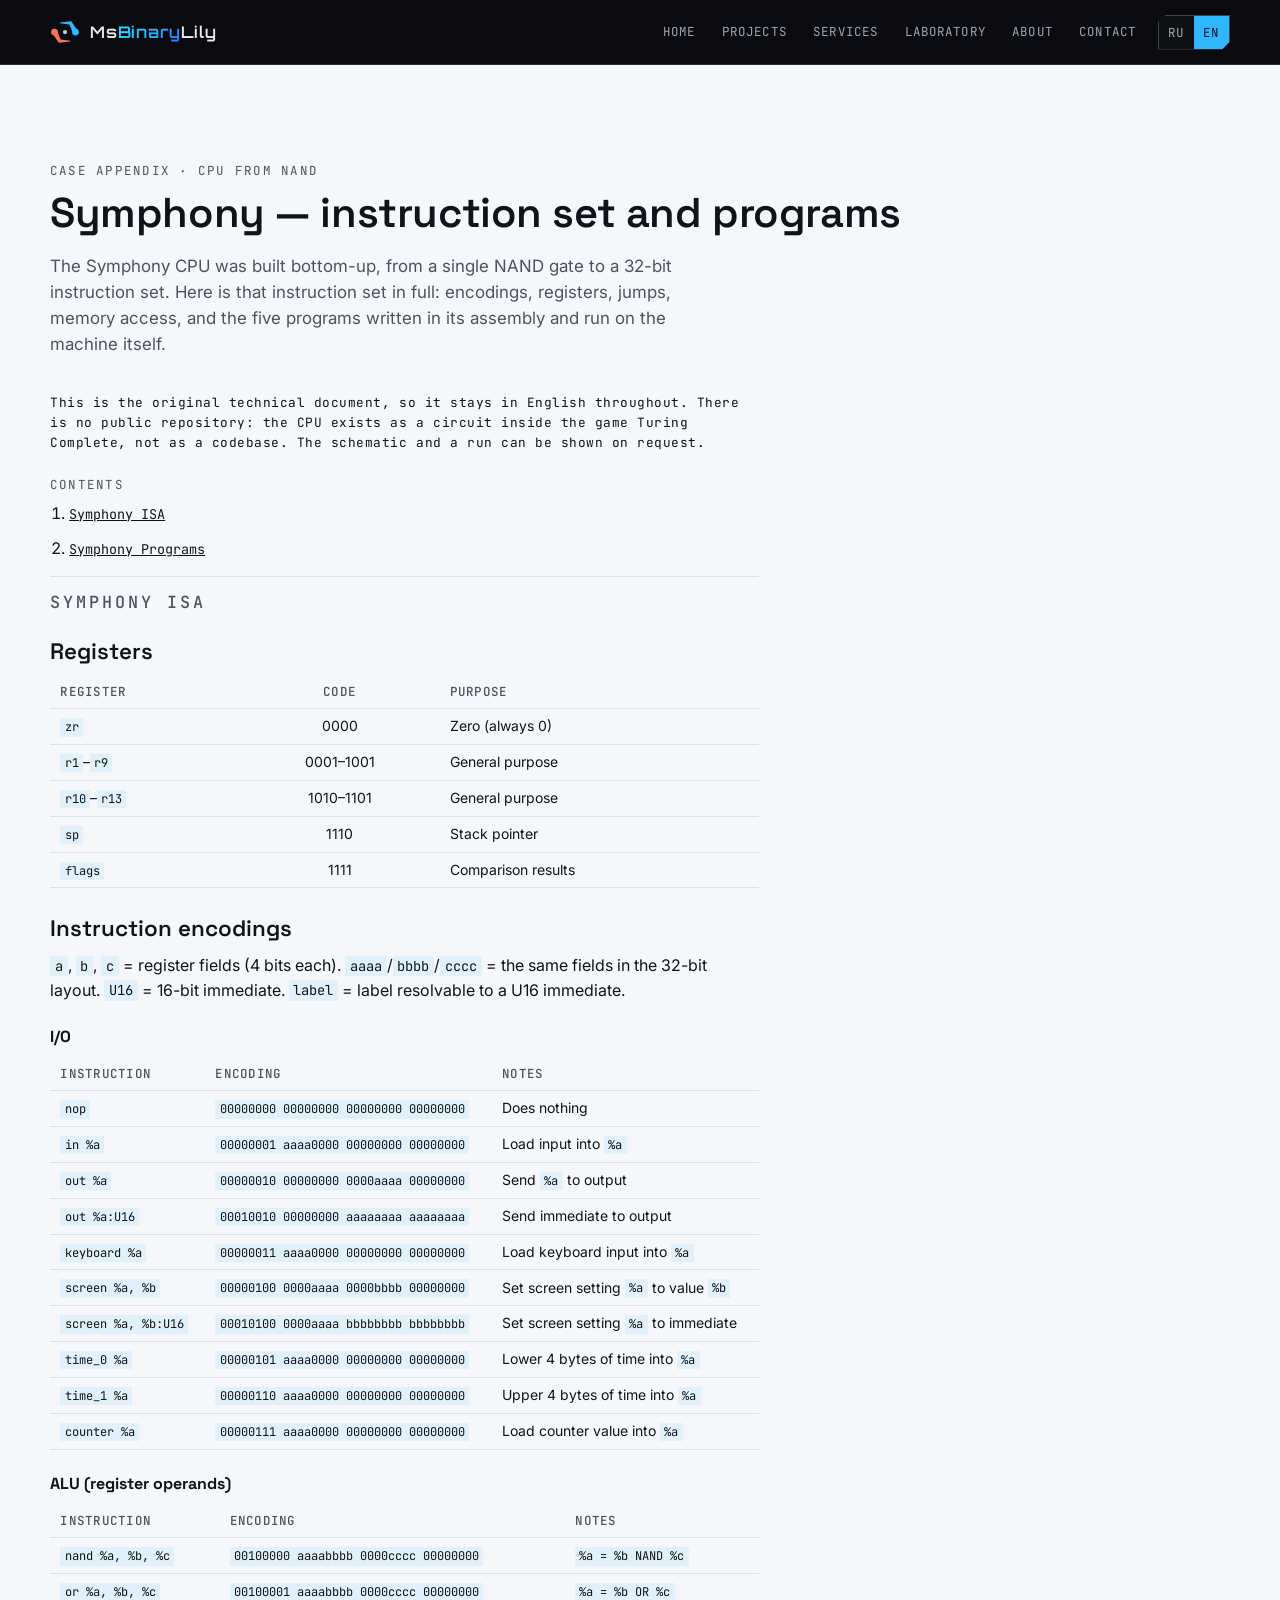
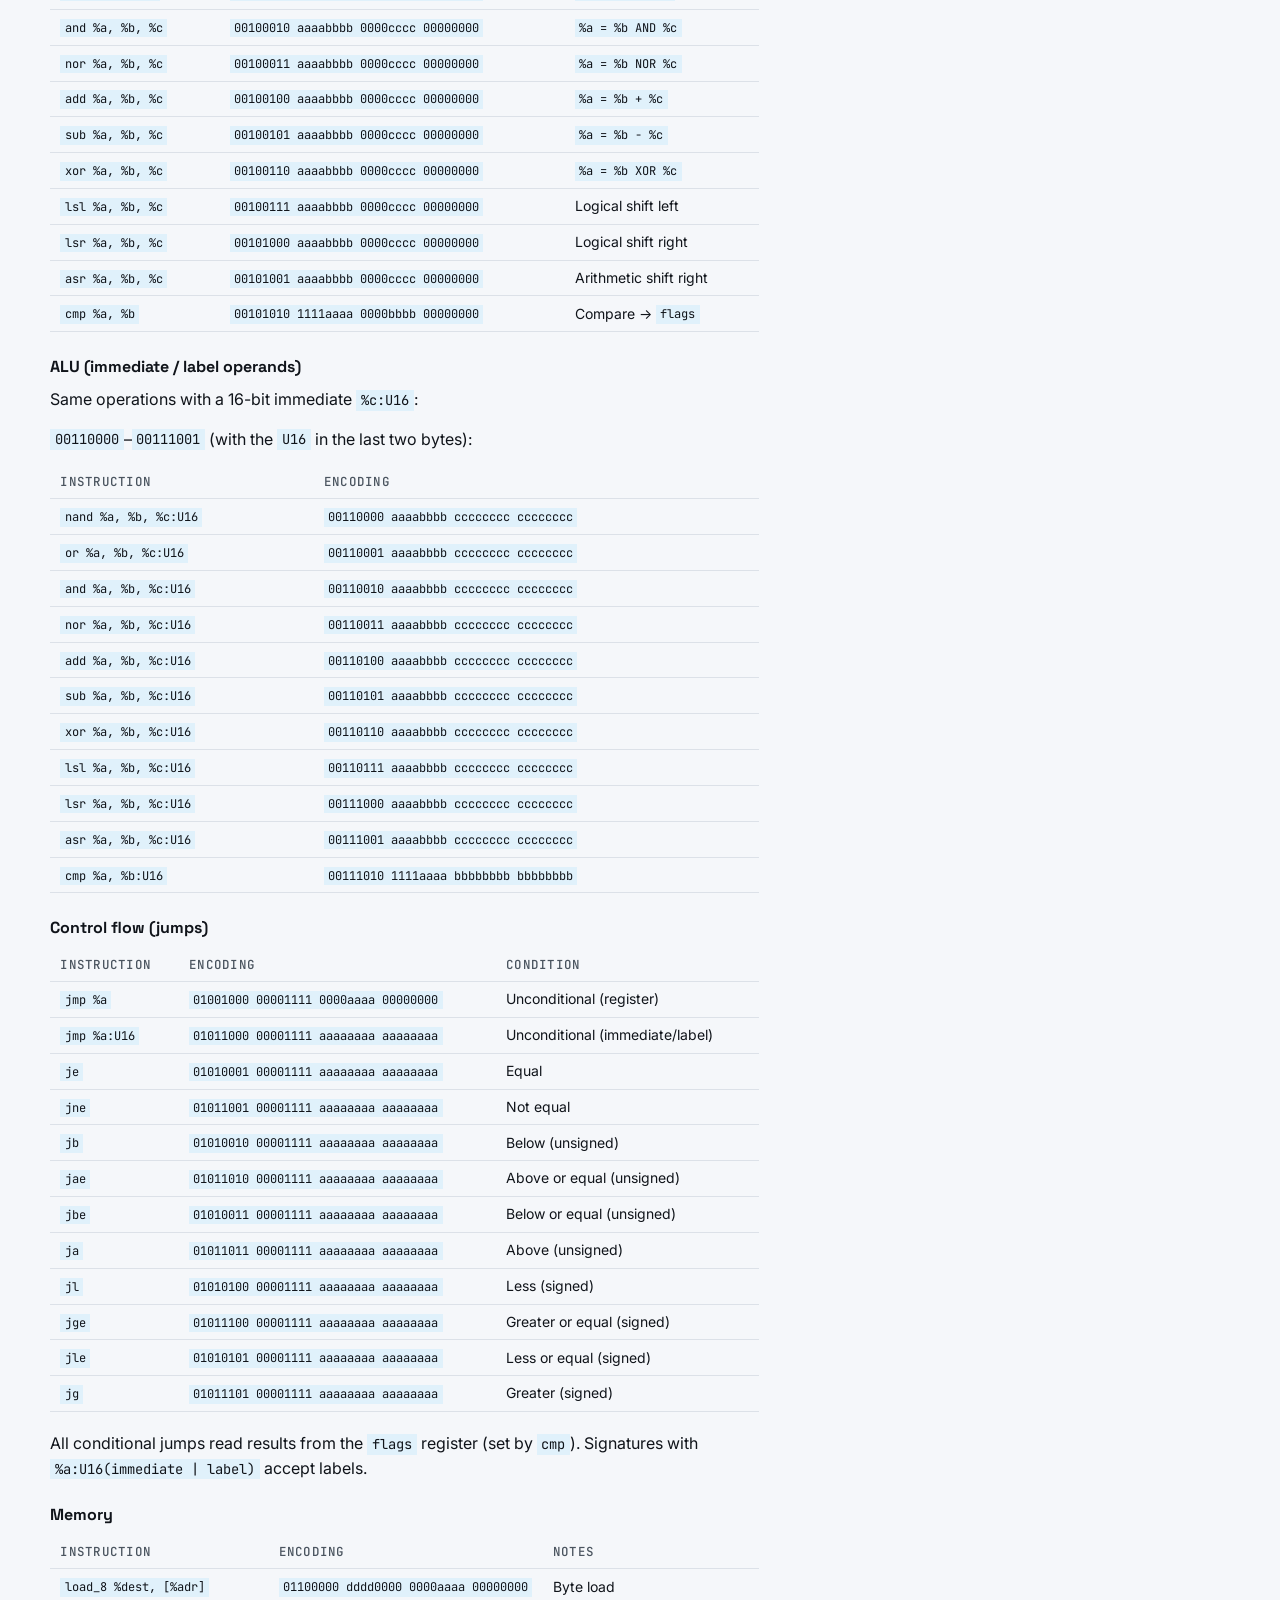
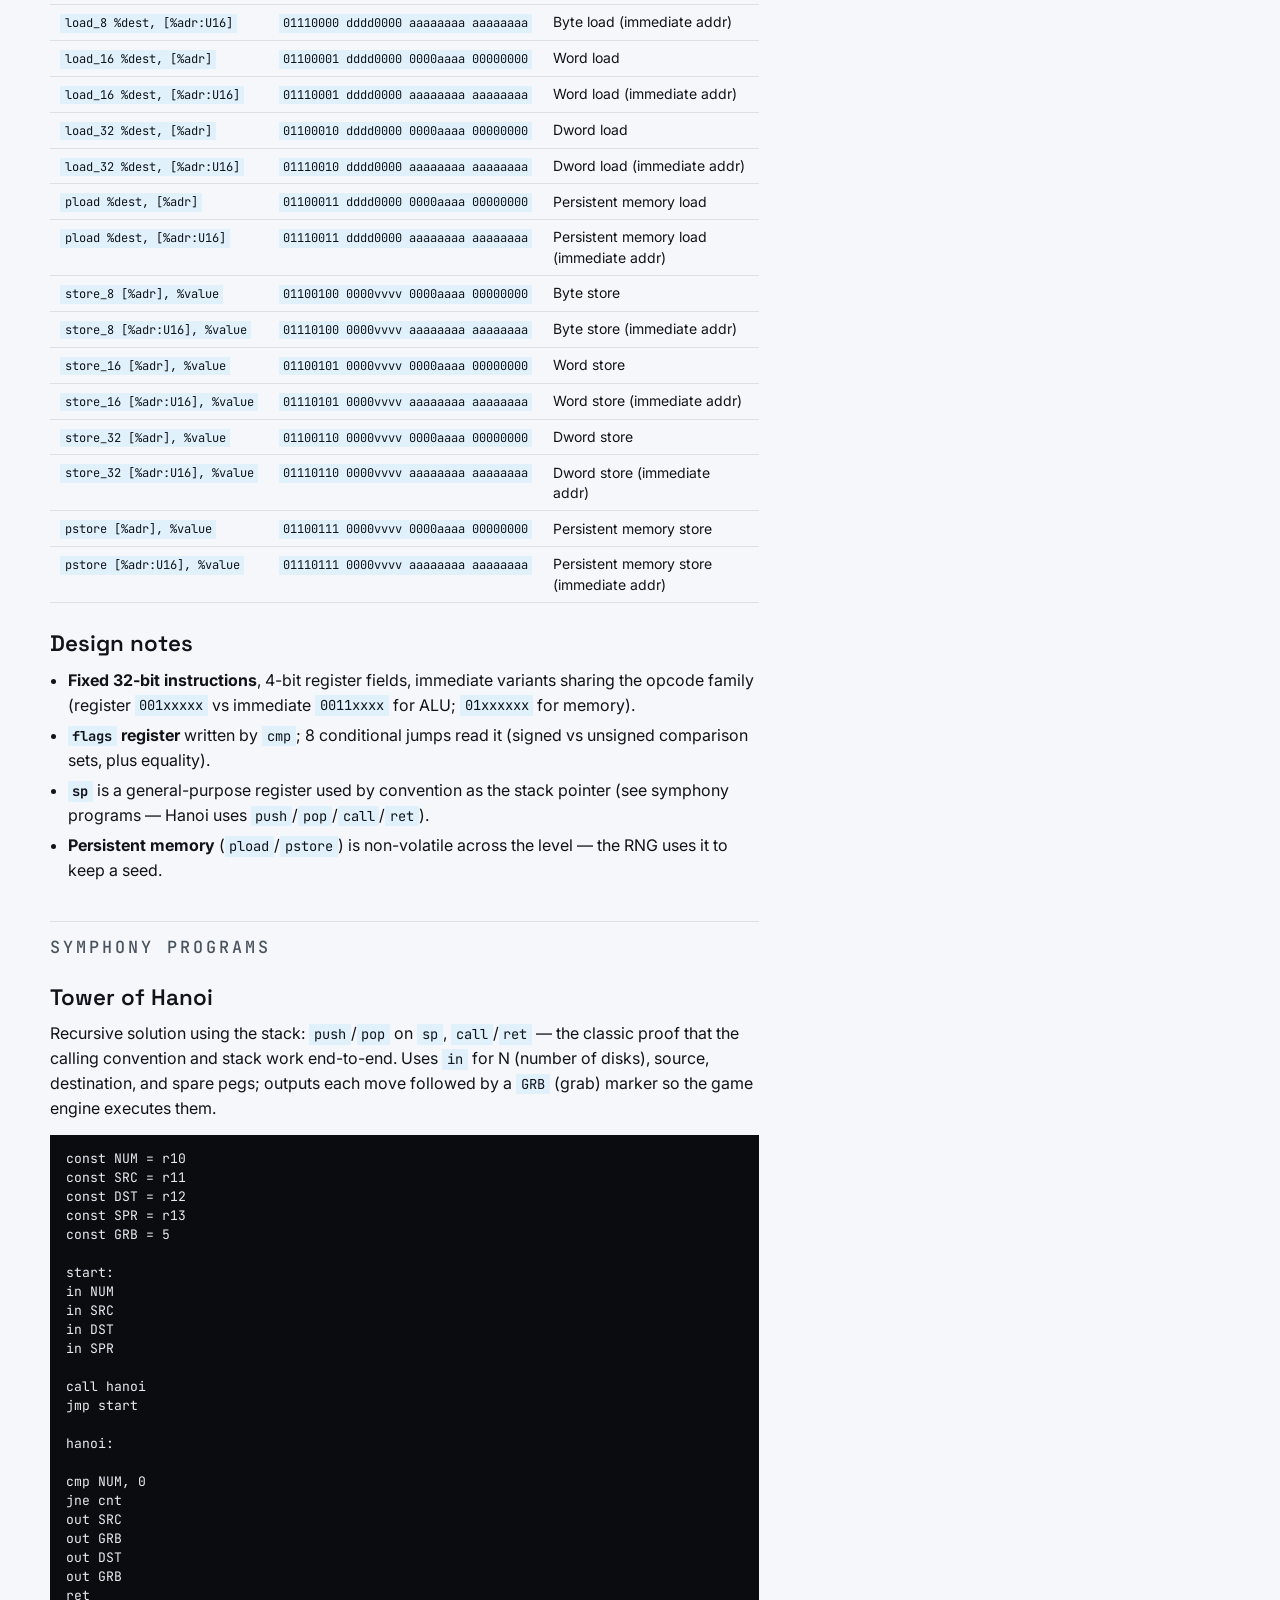
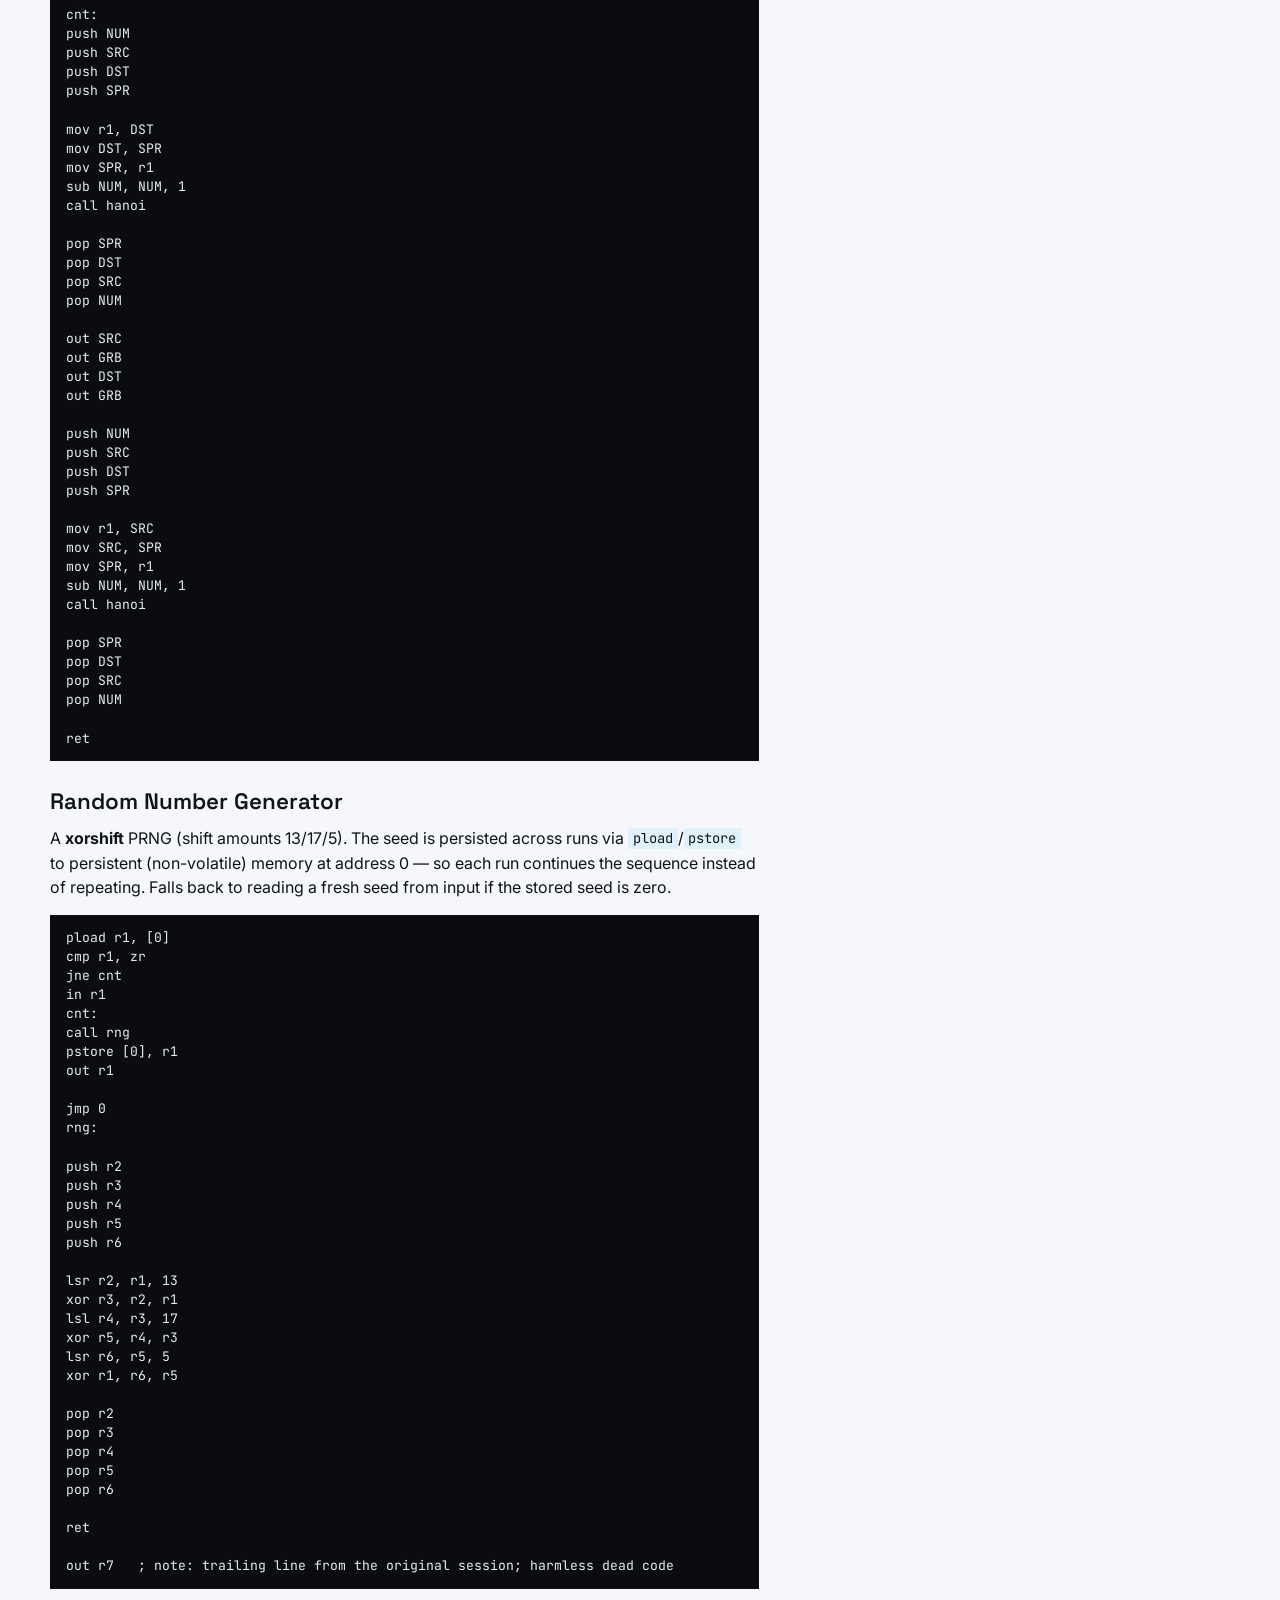
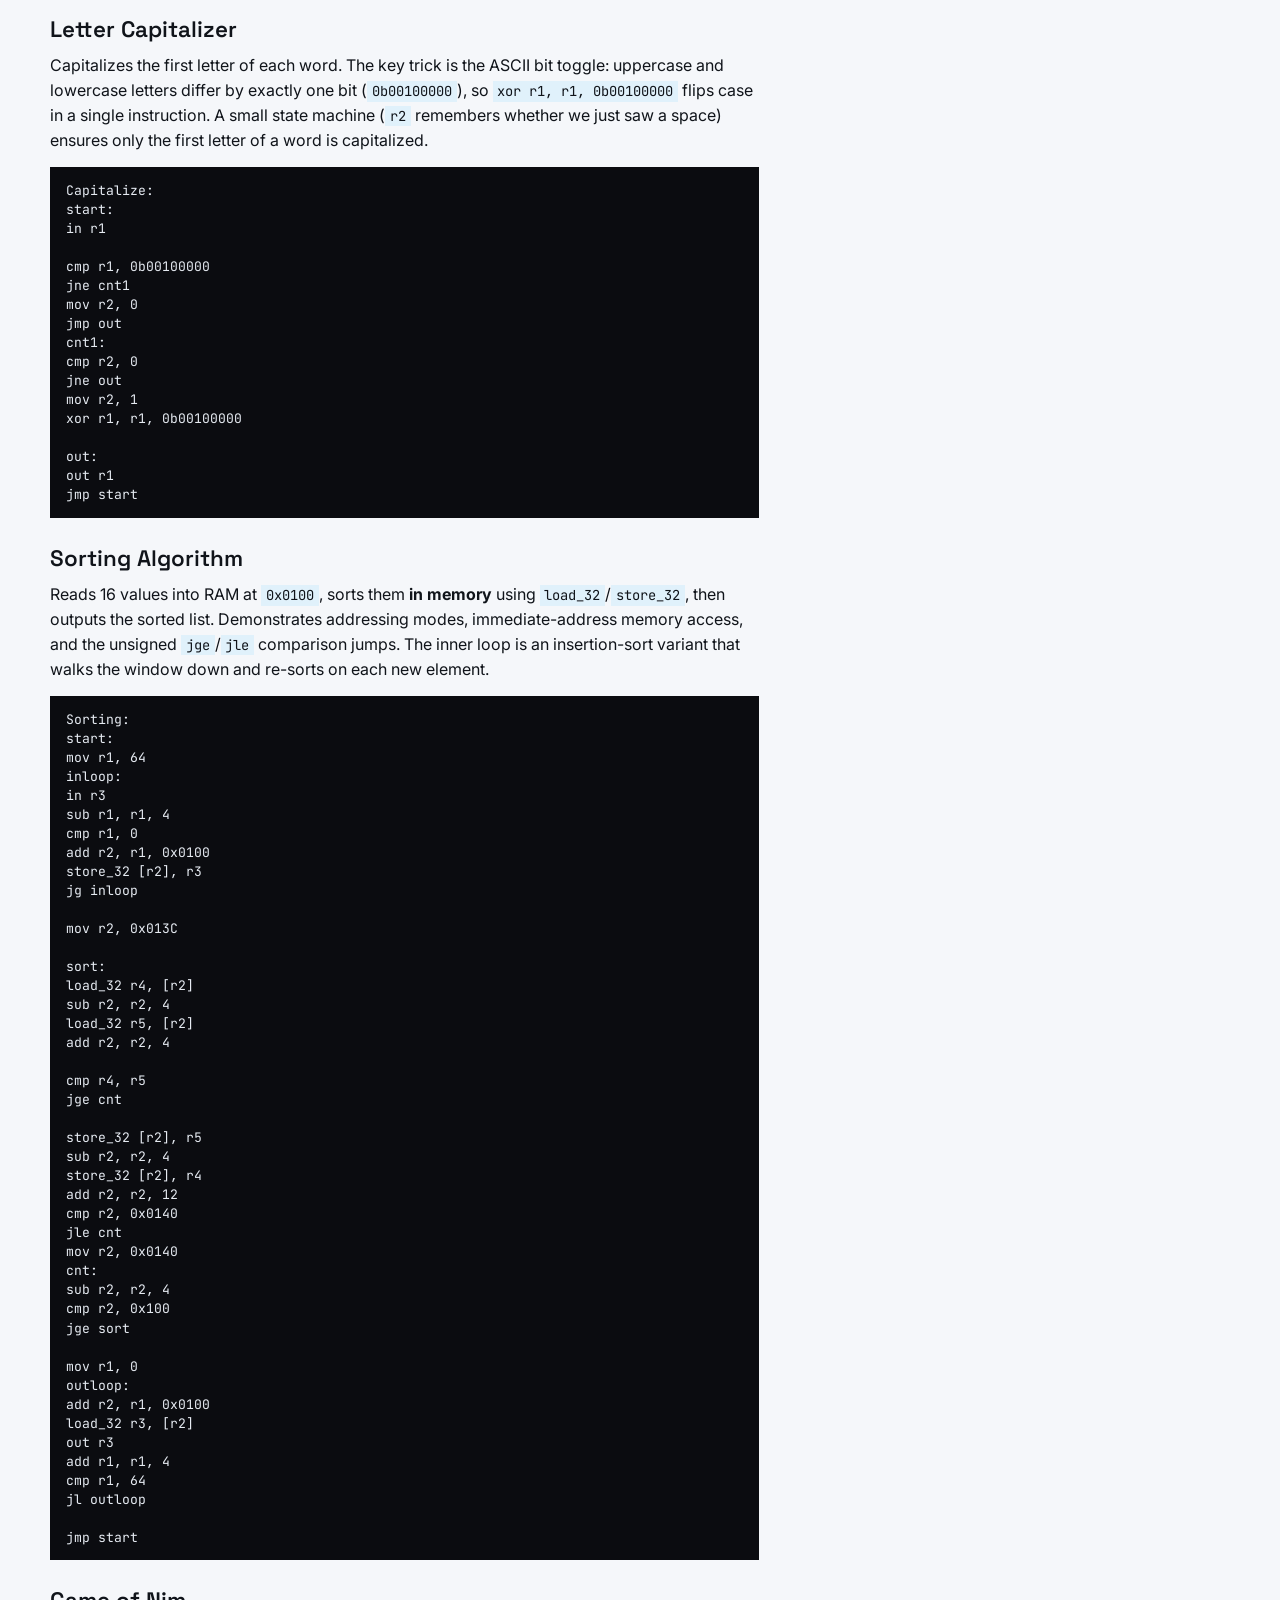
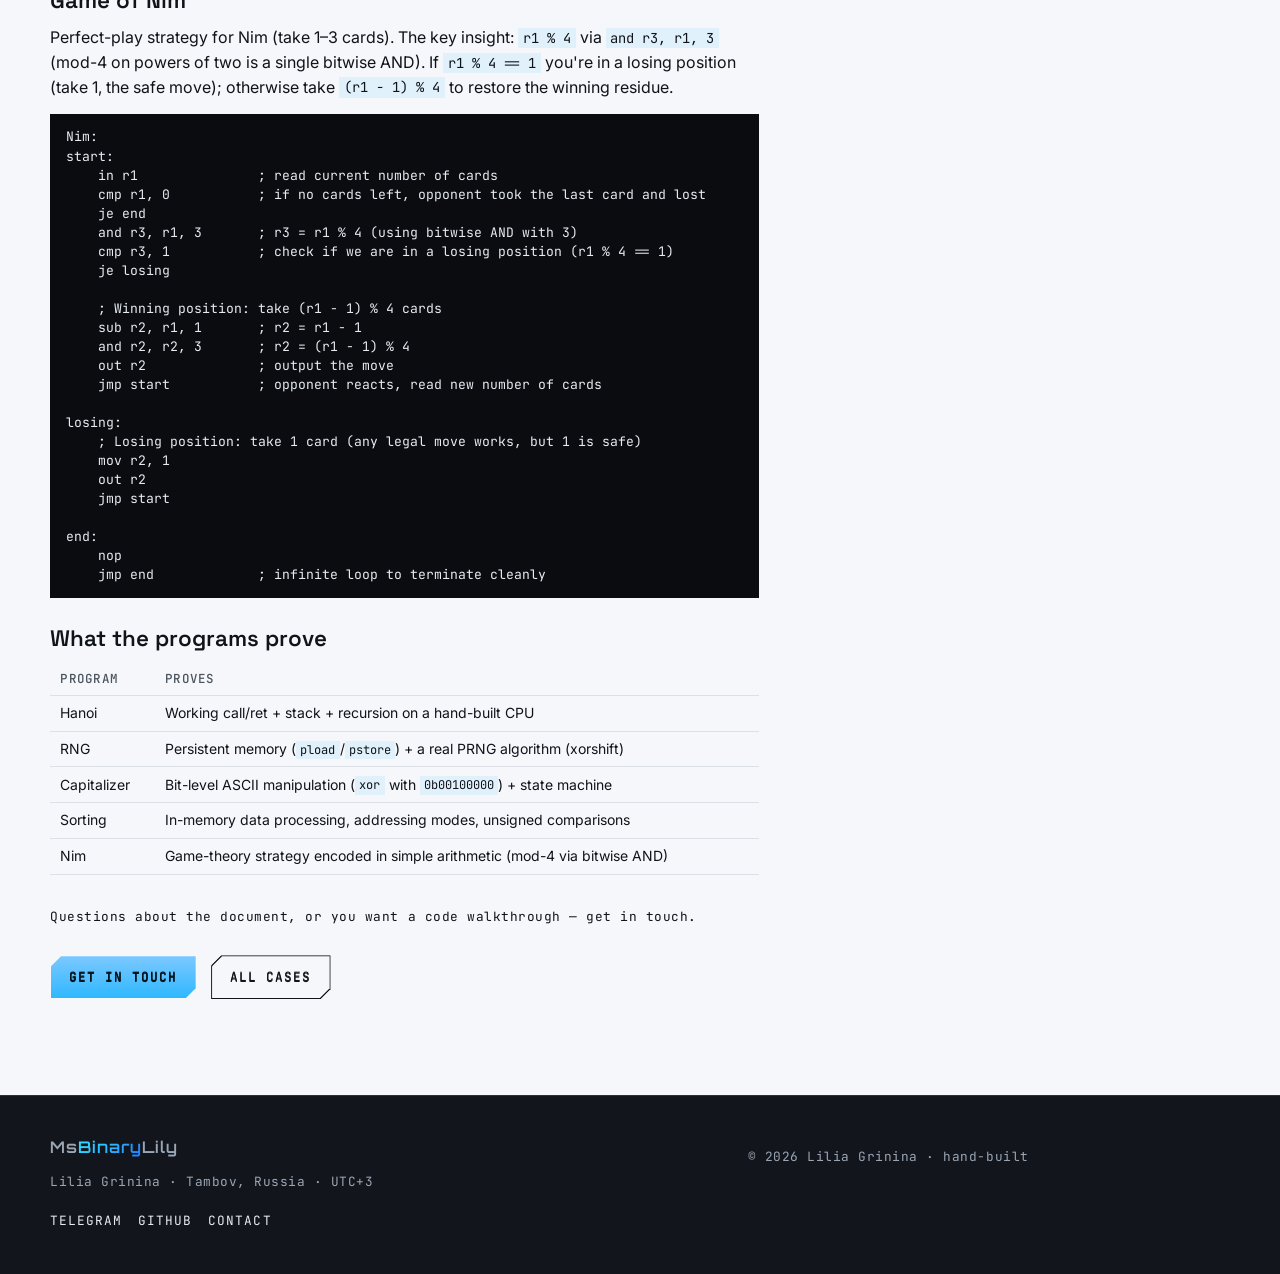
<file: symphony-cpu.html>
<!DOCTYPE html>
<html lang="ru" data-title-ru="Symphony — система команд и программы" data-title-en="Symphony — instruction set and programs" data-desc-ru="Полный набор инструкций процессора Symphony: кодировки, регистры, переходы и память, плюс пять программ на его ассемблере." data-desc-en="The complete Symphony CPU instruction set — encodings, registers, jumps and memory — plus the five programs written in its assembly.">
<head>
<meta charset="utf-8">
<meta name="viewport" content="width=device-width, initial-scale=1">
<title>Symphony — система команд и программы</title>
<meta name="description" content="Полный набор инструкций процессора Symphony: кодировки, регистры, переходы и память, плюс пять программ на его ассемблере.">
<link rel="icon" href="assets/emblem.svg" type="image/svg+xml">
<link rel="icon" href="assets/favicon-32.png" sizes="32x32" type="image/png">
<link rel="icon" href="assets/favicon-16.png" sizes="16x16" type="image/png">
<link rel="apple-touch-icon" href="assets/apple-touch-icon.png">
<meta name="theme-color" content="#0b0c10">
<link rel="preconnect" href="https://fonts.googleapis.com">
<link rel="preconnect" href="https://fonts.gstatic.com" crossorigin>
<link rel="stylesheet" href="https://fonts.googleapis.com/css2?family=Orbitron:wght@500;600;700&family=Space+Grotesk:wght@400;500;600;700&family=Inter:wght@400;500;600&family=JetBrains+Mono:wght@400;500&display=swap">
<link rel="stylesheet" href="css/main.css">
</head>
<body>
<a class="skip-link" href="#main" data-ru="к содержимому" data-en="skip to content">к содержимому</a>

<header class="site-header">
  <div class="wrap header-inner">
    <a class="brand" href="index.html">
      <svg viewBox="0 0 24 24" aria-hidden="true"><path d="M22.22 10.95 L16.95 3.43 L7.8 4.48 L7.8 4.98 L15.45 6.02 L18.58 13.05 Z" fill="#2fb8ff"/><circle cx="20.4" cy="12" r="2.7" fill="#2fb8ff"/><path d="M1.78 13.05 L7.05 20.57 L16.2 19.52 L16.2 19.02 L8.55 17.98 L5.42 10.95 Z" fill="#ff7059"/><circle cx="3.6" cy="12" r="2.7" fill="#ff7059"/><circle cx="12" cy="12" r="1.7" fill="#c2ccdb"/></svg>
      <span class="brand-name">Ms<b>Binary</b>Lily</span>
    </a>
    <button class="nav-toggle" type="button" aria-expanded="false" aria-controls="site-nav">
      <span data-ru="меню" data-en="menu">меню</span>
    </button>
    <nav class="nav" id="site-nav" aria-label="Main">
      <a href="index.html" data-ru="главная" data-en="home">главная</a>
      <a href="projects.html" data-ru="проекты" data-en="projects">проекты</a>
      <a href="services.html" data-ru="услуги" data-en="services">услуги</a>
      <a href="laboratory.html" data-ru="лаборатория" data-en="laboratory">лаборатория</a>
      <a href="about.html" data-ru="обо мне" data-en="about">обо мне</a>
      <a href="contact.html" data-ru="контакты" data-en="contact">контакты</a>
      <span class="lang" role="group" aria-label="Language">
        <button type="button" data-lang-btn="ru" aria-pressed="true">RU</button>
        <button type="button" data-lang-btn="en" aria-pressed="false">EN</button>
      </span>
    </nav>
  </div>
</header>

<main id="main">

  <section class="section-panel">
    <div class="wrap">
      <p class="kicker" data-ru="приложение к кейсу · CPU from NAND" data-en="case appendix · CPU from NAND">приложение к кейсу · CPU from NAND</p>
      <h1 class="page-title" data-ru="Symphony — система команд и программы" data-en="Symphony — instruction set and programs">Symphony — система команд и программы</h1>
      <p class="lede" data-ru="Процессор Symphony собран снизу вверх — от одного NAND-вентиля до 32-битной системы команд. Здесь она целиком: кодировки, регистры, переходы, работа с памятью и пять программ, написанных на её ассемблере и прогнанных на самом процессоре." data-en="The Symphony CPU was built bottom-up, from a single NAND gate to a 32-bit instruction set. Here is that instruction set in full: encodings, registers, jumps, memory access, and the five programs written in its assembly and run on the machine itself.">Процессор Symphony собран снизу вверх — от одного NAND-вентиля до 32-битной системы команд. Здесь она целиком: кодировки, регистры, переходы, работа с памятью и пять программ, написанных на её ассемблере и прогнанных на самом процессоре.</p>

      <div class="case-body" style="margin-top:2.2rem">
        <div class="prose prose-wide">
          <p class="footer-meta" data-ru="Исходный технический документ, поэтому ниже он на английском. Публичного репозитория нет: процессор существует внутри игры Turing Complete как схема, а не как код. Схему и запись прогона можно показать по запросу." data-en="This is the original technical document, so it stays in English throughout. There is no public repository: the CPU exists as a circuit inside the game Turing Complete, not as a codebase. The schematic and a run can be shown on request.">Исходный технический документ, поэтому ниже он на английском. Публичного репозитория нет: процессор существует внутри игры Turing Complete как схема, а не как код. Схему и запись прогона можно показать по запросу.</p>
          <nav class="appendix-contents" aria-label="Contents">
            <p class="kicker" data-ru="содержание" data-en="contents">содержание</p>
            <ol>
            <li><a href="#symphony-isa">Symphony ISA</a></li>
            <li><a href="#symphony-programs">Symphony Programs</a></li>
            </ol>
          </nav>
<h2 id="symphony-isa">Symphony ISA</h2>
<h3>Registers</h3>
<div class="table-wrap"><table>
<thead>
<tr>
<th>Register</th>
<th style="text-align: center;">Code</th>
<th>Purpose</th>
</tr>
</thead>
<tbody>
<tr>
<td><code>zr</code></td>
<td style="text-align: center;">0000</td>
<td>Zero (always 0)</td>
</tr>
<tr>
<td><code>r1</code>–<code>r9</code></td>
<td style="text-align: center;">0001–1001</td>
<td>General purpose</td>
</tr>
<tr>
<td><code>r10</code>–<code>r13</code></td>
<td style="text-align: center;">1010–1101</td>
<td>General purpose</td>
</tr>
<tr>
<td><code>sp</code></td>
<td style="text-align: center;">1110</td>
<td>Stack pointer</td>
</tr>
<tr>
<td><code>flags</code></td>
<td style="text-align: center;">1111</td>
<td>Comparison results</td>
</tr>
</tbody>
</table></div>
<h3>Instruction encodings</h3>
<p><code>a</code>, <code>b</code>, <code>c</code> = register fields (4 bits each). <code>aaaa</code>/<code>bbbb</code>/<code>cccc</code> = the same fields in the 32-bit layout. <code>U16</code> = 16-bit immediate. <code>label</code> = label resolvable to a U16 immediate.</p>
<h4>I/O</h4>
<div class="table-wrap"><table>
<thead>
<tr>
<th>Instruction</th>
<th>Encoding</th>
<th>Notes</th>
</tr>
</thead>
<tbody>
<tr>
<td><code>nop</code></td>
<td><code>00000000 00000000 00000000 00000000</code></td>
<td>Does nothing</td>
</tr>
<tr>
<td><code>in %a</code></td>
<td><code>00000001 aaaa0000 00000000 00000000</code></td>
<td>Load input into <code>%a</code></td>
</tr>
<tr>
<td><code>out %a</code></td>
<td><code>00000010 00000000 0000aaaa 00000000</code></td>
<td>Send <code>%a</code> to output</td>
</tr>
<tr>
<td><code>out %a:U16</code></td>
<td><code>00010010 00000000 aaaaaaaa aaaaaaaa</code></td>
<td>Send immediate to output</td>
</tr>
<tr>
<td><code>keyboard %a</code></td>
<td><code>00000011 aaaa0000 00000000 00000000</code></td>
<td>Load keyboard input into <code>%a</code></td>
</tr>
<tr>
<td><code>screen %a, %b</code></td>
<td><code>00000100 0000aaaa 0000bbbb 00000000</code></td>
<td>Set screen setting <code>%a</code> to value <code>%b</code></td>
</tr>
<tr>
<td><code>screen %a, %b:U16</code></td>
<td><code>00010100 0000aaaa bbbbbbbb bbbbbbbb</code></td>
<td>Set screen setting <code>%a</code> to immediate</td>
</tr>
<tr>
<td><code>time_0 %a</code></td>
<td><code>00000101 aaaa0000 00000000 00000000</code></td>
<td>Lower 4 bytes of time into <code>%a</code></td>
</tr>
<tr>
<td><code>time_1 %a</code></td>
<td><code>00000110 aaaa0000 00000000 00000000</code></td>
<td>Upper 4 bytes of time into <code>%a</code></td>
</tr>
<tr>
<td><code>counter %a</code></td>
<td><code>00000111 aaaa0000 00000000 00000000</code></td>
<td>Load counter value into <code>%a</code></td>
</tr>
</tbody>
</table></div>
<h4>ALU (register operands)</h4>
<div class="table-wrap"><table>
<thead>
<tr>
<th>Instruction</th>
<th>Encoding</th>
<th>Notes</th>
</tr>
</thead>
<tbody>
<tr>
<td><code>nand %a, %b, %c</code></td>
<td><code>00100000 aaaabbbb 0000cccc 00000000</code></td>
<td><code>%a = %b NAND %c</code></td>
</tr>
<tr>
<td><code>or %a, %b, %c</code></td>
<td><code>00100001 aaaabbbb 0000cccc 00000000</code></td>
<td><code>%a = %b OR %c</code></td>
</tr>
<tr>
<td><code>and %a, %b, %c</code></td>
<td><code>00100010 aaaabbbb 0000cccc 00000000</code></td>
<td><code>%a = %b AND %c</code></td>
</tr>
<tr>
<td><code>nor %a, %b, %c</code></td>
<td><code>00100011 aaaabbbb 0000cccc 00000000</code></td>
<td><code>%a = %b NOR %c</code></td>
</tr>
<tr>
<td><code>add %a, %b, %c</code></td>
<td><code>00100100 aaaabbbb 0000cccc 00000000</code></td>
<td><code>%a = %b + %c</code></td>
</tr>
<tr>
<td><code>sub %a, %b, %c</code></td>
<td><code>00100101 aaaabbbb 0000cccc 00000000</code></td>
<td><code>%a = %b − %c</code></td>
</tr>
<tr>
<td><code>xor %a, %b, %c</code></td>
<td><code>00100110 aaaabbbb 0000cccc 00000000</code></td>
<td><code>%a = %b XOR %c</code></td>
</tr>
<tr>
<td><code>lsl %a, %b, %c</code></td>
<td><code>00100111 aaaabbbb 0000cccc 00000000</code></td>
<td>Logical shift left</td>
</tr>
<tr>
<td><code>lsr %a, %b, %c</code></td>
<td><code>00101000 aaaabbbb 0000cccc 00000000</code></td>
<td>Logical shift right</td>
</tr>
<tr>
<td><code>asr %a, %b, %c</code></td>
<td><code>00101001 aaaabbbb 0000cccc 00000000</code></td>
<td>Arithmetic shift right</td>
</tr>
<tr>
<td><code>cmp %a, %b</code></td>
<td><code>00101010 1111aaaa 0000bbbb 00000000</code></td>
<td>Compare → <code>flags</code></td>
</tr>
</tbody>
</table></div>
<h4>ALU (immediate / label operands)</h4>
<p>Same operations with a 16-bit immediate <code>%c:U16</code>:</p>
<p><code>00110000</code>–<code>00111001</code> (with the <code>U16</code> in the last two bytes):</p>
<div class="table-wrap"><table>
<thead>
<tr>
<th>Instruction</th>
<th>Encoding</th>
</tr>
</thead>
<tbody>
<tr>
<td><code>nand %a, %b, %c:U16</code></td>
<td><code>00110000 aaaabbbb cccccccc cccccccc</code></td>
</tr>
<tr>
<td><code>or %a, %b, %c:U16</code></td>
<td><code>00110001 aaaabbbb cccccccc cccccccc</code></td>
</tr>
<tr>
<td><code>and %a, %b, %c:U16</code></td>
<td><code>00110010 aaaabbbb cccccccc cccccccc</code></td>
</tr>
<tr>
<td><code>nor %a, %b, %c:U16</code></td>
<td><code>00110011 aaaabbbb cccccccc cccccccc</code></td>
</tr>
<tr>
<td><code>add %a, %b, %c:U16</code></td>
<td><code>00110100 aaaabbbb cccccccc cccccccc</code></td>
</tr>
<tr>
<td><code>sub %a, %b, %c:U16</code></td>
<td><code>00110101 aaaabbbb cccccccc cccccccc</code></td>
</tr>
<tr>
<td><code>xor %a, %b, %c:U16</code></td>
<td><code>00110110 aaaabbbb cccccccc cccccccc</code></td>
</tr>
<tr>
<td><code>lsl %a, %b, %c:U16</code></td>
<td><code>00110111 aaaabbbb cccccccc cccccccc</code></td>
</tr>
<tr>
<td><code>lsr %a, %b, %c:U16</code></td>
<td><code>00111000 aaaabbbb cccccccc cccccccc</code></td>
</tr>
<tr>
<td><code>asr %a, %b, %c:U16</code></td>
<td><code>00111001 aaaabbbb cccccccc cccccccc</code></td>
</tr>
<tr>
<td><code>cmp %a, %b:U16</code></td>
<td><code>00111010 1111aaaa bbbbbbbb bbbbbbbb</code></td>
</tr>
</tbody>
</table></div>
<h4>Control flow (jumps)</h4>
<div class="table-wrap"><table>
<thead>
<tr>
<th>Instruction</th>
<th>Encoding</th>
<th>Condition</th>
</tr>
</thead>
<tbody>
<tr>
<td><code>jmp %a</code></td>
<td><code>01001000 00001111 0000aaaa 00000000</code></td>
<td>Unconditional (register)</td>
</tr>
<tr>
<td><code>jmp %a:U16</code></td>
<td><code>01011000 00001111 aaaaaaaa aaaaaaaa</code></td>
<td>Unconditional (immediate/label)</td>
</tr>
<tr>
<td><code>je</code></td>
<td><code>01010001 00001111 aaaaaaaa aaaaaaaa</code></td>
<td>Equal</td>
</tr>
<tr>
<td><code>jne</code></td>
<td><code>01011001 00001111 aaaaaaaa aaaaaaaa</code></td>
<td>Not equal</td>
</tr>
<tr>
<td><code>jb</code></td>
<td><code>01010010 00001111 aaaaaaaa aaaaaaaa</code></td>
<td>Below (unsigned)</td>
</tr>
<tr>
<td><code>jae</code></td>
<td><code>01011010 00001111 aaaaaaaa aaaaaaaa</code></td>
<td>Above or equal (unsigned)</td>
</tr>
<tr>
<td><code>jbe</code></td>
<td><code>01010011 00001111 aaaaaaaa aaaaaaaa</code></td>
<td>Below or equal (unsigned)</td>
</tr>
<tr>
<td><code>ja</code></td>
<td><code>01011011 00001111 aaaaaaaa aaaaaaaa</code></td>
<td>Above (unsigned)</td>
</tr>
<tr>
<td><code>jl</code></td>
<td><code>01010100 00001111 aaaaaaaa aaaaaaaa</code></td>
<td>Less (signed)</td>
</tr>
<tr>
<td><code>jge</code></td>
<td><code>01011100 00001111 aaaaaaaa aaaaaaaa</code></td>
<td>Greater or equal (signed)</td>
</tr>
<tr>
<td><code>jle</code></td>
<td><code>01010101 00001111 aaaaaaaa aaaaaaaa</code></td>
<td>Less or equal (signed)</td>
</tr>
<tr>
<td><code>jg</code></td>
<td><code>01011101 00001111 aaaaaaaa aaaaaaaa</code></td>
<td>Greater (signed)</td>
</tr>
</tbody>
</table></div>
<p>All conditional jumps read results from the <code>flags</code> register (set by <code>cmp</code>). Signatures with <code>%a:U16(immediate | label)</code> accept labels.</p>
<h4>Memory</h4>
<div class="table-wrap"><table>
<thead>
<tr>
<th>Instruction</th>
<th>Encoding</th>
<th>Notes</th>
</tr>
</thead>
<tbody>
<tr>
<td><code>load_8 %dest, [%adr]</code></td>
<td><code>01100000 dddd0000 0000aaaa 00000000</code></td>
<td>Byte load</td>
</tr>
<tr>
<td><code>load_8 %dest, [%adr:U16]</code></td>
<td><code>01110000 dddd0000 aaaaaaaa aaaaaaaa</code></td>
<td>Byte load (immediate addr)</td>
</tr>
<tr>
<td><code>load_16 %dest, [%adr]</code></td>
<td><code>01100001 dddd0000 0000aaaa 00000000</code></td>
<td>Word load</td>
</tr>
<tr>
<td><code>load_16 %dest, [%adr:U16]</code></td>
<td><code>01110001 dddd0000 aaaaaaaa aaaaaaaa</code></td>
<td>Word load (immediate addr)</td>
</tr>
<tr>
<td><code>load_32 %dest, [%adr]</code></td>
<td><code>01100010 dddd0000 0000aaaa 00000000</code></td>
<td>Dword load</td>
</tr>
<tr>
<td><code>load_32 %dest, [%adr:U16]</code></td>
<td><code>01110010 dddd0000 aaaaaaaa aaaaaaaa</code></td>
<td>Dword load (immediate addr)</td>
</tr>
<tr>
<td><code>pload %dest, [%adr]</code></td>
<td><code>01100011 dddd0000 0000aaaa 00000000</code></td>
<td>Persistent memory load</td>
</tr>
<tr>
<td><code>pload %dest, [%adr:U16]</code></td>
<td><code>01110011 dddd0000 aaaaaaaa aaaaaaaa</code></td>
<td>Persistent memory load (immediate addr)</td>
</tr>
<tr>
<td><code>store_8 [%adr], %value</code></td>
<td><code>01100100 0000vvvv 0000aaaa 00000000</code></td>
<td>Byte store</td>
</tr>
<tr>
<td><code>store_8 [%adr:U16], %value</code></td>
<td><code>01110100 0000vvvv aaaaaaaa aaaaaaaa</code></td>
<td>Byte store (immediate addr)</td>
</tr>
<tr>
<td><code>store_16 [%adr], %value</code></td>
<td><code>01100101 0000vvvv 0000aaaa 00000000</code></td>
<td>Word store</td>
</tr>
<tr>
<td><code>store_16 [%adr:U16], %value</code></td>
<td><code>01110101 0000vvvv aaaaaaaa aaaaaaaa</code></td>
<td>Word store (immediate addr)</td>
</tr>
<tr>
<td><code>store_32 [%adr], %value</code></td>
<td><code>01100110 0000vvvv 0000aaaa 00000000</code></td>
<td>Dword store</td>
</tr>
<tr>
<td><code>store_32 [%adr:U16], %value</code></td>
<td><code>01110110 0000vvvv aaaaaaaa aaaaaaaa</code></td>
<td>Dword store (immediate addr)</td>
</tr>
<tr>
<td><code>pstore [%adr], %value</code></td>
<td><code>01100111 0000vvvv 0000aaaa 00000000</code></td>
<td>Persistent memory store</td>
</tr>
<tr>
<td><code>pstore [%adr:U16], %value</code></td>
<td><code>01110111 0000vvvv aaaaaaaa aaaaaaaa</code></td>
<td>Persistent memory store (immediate addr)</td>
</tr>
</tbody>
</table></div>
<h3>Design notes</h3>
<ul>
<li><strong>Fixed 32-bit instructions</strong>, 4-bit register fields, immediate variants sharing the opcode family (register <code>001xxxxx</code> vs immediate <code>0011xxxx</code> for ALU; <code>01xxxxxx</code> for memory).</li>
<li><strong><code>flags</code> register</strong> written by <code>cmp</code>; 8 conditional jumps read it (signed vs unsigned comparison sets, plus equality).</li>
<li><strong><code>sp</code></strong> is a general-purpose register used by convention as the stack pointer (see symphony programs — Hanoi uses <code>push</code>/<code>pop</code>/<code>call</code>/<code>ret</code>).</li>
<li><strong>Persistent memory</strong> (<code>pload</code>/<code>pstore</code>) is non-volatile across the level — the RNG uses it to keep a seed.</li>
</ul>
<h2 id="symphony-programs">Symphony Programs</h2>
<h3>Tower of Hanoi</h3>
<p>Recursive solution using the stack: <code>push</code>/<code>pop</code> on <code>sp</code>, <code>call</code>/<code>ret</code> — the classic proof that the calling convention and stack work end-to-end. Uses <code>in</code> for N (number of disks), source, destination, and spare pegs; outputs each move followed by a <code>GRB</code> (grab) marker so the game engine executes them.</p>
<pre><code class="language-asm">const NUM = r10
const SRC = r11
const DST = r12
const SPR = r13
const GRB = 5

start:
in NUM
in SRC
in DST
in SPR

call hanoi
jmp start

hanoi:

cmp NUM, 0
jne cnt
out SRC
out GRB
out DST
out GRB
ret
cnt:
push NUM
push SRC
push DST
push SPR

mov r1, DST
mov DST, SPR
mov SPR, r1
sub NUM, NUM, 1
call hanoi

pop SPR
pop DST
pop SRC
pop NUM

out SRC
out GRB
out DST
out GRB

push NUM
push SRC
push DST
push SPR

mov r1, SRC
mov SRC, SPR
mov SPR, r1
sub NUM, NUM, 1
call hanoi

pop SPR
pop DST
pop SRC
pop NUM

ret
</code></pre>
<h3>Random Number Generator</h3>
<p>A <strong>xorshift</strong> PRNG (shift amounts 13/17/5). The seed is persisted across runs via <code>pload</code>/<code>pstore</code> to persistent (non-volatile) memory at address 0 — so each run continues the sequence instead of repeating. Falls back to reading a fresh seed from input if the stored seed is zero.</p>
<pre><code class="language-asm">pload r1, [0]
cmp r1, zr
jne cnt
in r1
cnt:
call rng
pstore [0], r1
out r1

jmp 0
rng:

push r2
push r3
push r4
push r5
push r6

lsr r2, r1, 13
xor r3, r2, r1
lsl r4, r3, 17
xor r5, r4, r3
lsr r6, r5, 5
xor r1, r6, r5

pop r2
pop r3
pop r4
pop r5
pop r6

ret

out r7   ; note: trailing line from the original session; harmless dead code
</code></pre>
<h3>Letter Capitalizer</h3>
<p>Capitalizes the first letter of each word. The key trick is the ASCII bit toggle: uppercase and lowercase letters differ by exactly one bit (<code>0b00100000</code>), so <code>xor r1, r1, 0b00100000</code> flips case in a single instruction. A small state machine (<code>r2</code> remembers whether we just saw a space) ensures only the first letter of a word is capitalized.</p>
<pre><code class="language-asm">Capitalize:
start:
in r1

cmp r1, 0b00100000
jne cnt1
mov r2, 0
jmp out
cnt1:
cmp r2, 0
jne out
mov r2, 1
xor r1, r1, 0b00100000

out:
out r1
jmp start
</code></pre>
<h3>Sorting Algorithm</h3>
<p>Reads 16 values into RAM at <code>0x0100</code>, sorts them <strong>in memory</strong> using <code>load_32</code>/<code>store_32</code>, then outputs the sorted list. Demonstrates addressing modes, immediate-address memory access, and the unsigned <code>jge</code>/<code>jle</code> comparison jumps. The inner loop is an insertion-sort variant that walks the window down and re-sorts on each new element.</p>
<pre><code class="language-asm">Sorting:
start:
mov r1, 64
inloop:
in r3
sub r1, r1, 4
cmp r1, 0
add r2, r1, 0x0100
store_32 [r2], r3
jg inloop

mov r2, 0x013C

sort:
load_32 r4, [r2]
sub r2, r2, 4
load_32 r5, [r2]
add r2, r2, 4

cmp r4, r5
jge cnt

store_32 [r2], r5
sub r2, r2, 4
store_32 [r2], r4
add r2, r2, 12
cmp r2, 0x0140
jle cnt
mov r2, 0x0140
cnt:
sub r2, r2, 4
cmp r2, 0x100
jge sort

mov r1, 0
outloop:
add r2, r1, 0x0100
load_32 r3, [r2]
out r3
add r1, r1, 4
cmp r1, 64
jl outloop

jmp start
</code></pre>
<h3>Game of Nim</h3>
<p>Perfect-play strategy for Nim (take 1–3 cards). The key insight: <code>r1 % 4</code> via <code>and r3, r1, 3</code> (mod-4 on powers of two is a single bitwise AND). If <code>r1 % 4 == 1</code> you're in a losing position (take 1, the safe move); otherwise take <code>(r1 - 1) % 4</code> to restore the winning residue.</p>
<pre><code class="language-asm">Nim:
start:
    in r1               ; read current number of cards
    cmp r1, 0           ; if no cards left, opponent took the last card and lost
    je end
    and r3, r1, 3       ; r3 = r1 % 4 (using bitwise AND with 3)
    cmp r3, 1           ; check if we are in a losing position (r1 % 4 == 1)
    je losing

    ; Winning position: take (r1 - 1) % 4 cards
    sub r2, r1, 1       ; r2 = r1 - 1
    and r2, r2, 3       ; r2 = (r1 - 1) % 4
    out r2              ; output the move
    jmp start           ; opponent reacts, read new number of cards

losing:
    ; Losing position: take 1 card (any legal move works, but 1 is safe)
    mov r2, 1
    out r2
    jmp start

end:
    nop
    jmp end             ; infinite loop to terminate cleanly
</code></pre>
<h3>What the programs prove</h3>
<div class="table-wrap"><table>
<thead>
<tr>
<th>Program</th>
<th>Proves</th>
</tr>
</thead>
<tbody>
<tr>
<td>Hanoi</td>
<td>Working call/ret + stack + recursion on a hand-built CPU</td>
</tr>
<tr>
<td>RNG</td>
<td>Persistent memory (<code>pload</code>/<code>pstore</code>) + a real PRNG algorithm (xorshift)</td>
</tr>
<tr>
<td>Capitalizer</td>
<td>Bit-level ASCII manipulation (<code>xor</code> with <code>0b00100000</code>) + state machine</td>
</tr>
<tr>
<td>Sorting</td>
<td>In-memory data processing, addressing modes, unsigned comparisons</td>
</tr>
<tr>
<td>Nim</td>
<td>Game-theory strategy encoded in simple arithmetic (mod-4 via bitwise AND)</td>
</tr>
</tbody>
</table></div>
          <p class="footer-meta" style="margin-top:2rem" data-ru="Вопрос по документу или нужен разбор кода — напишите." data-en="Questions about the document, or you want a code walkthrough — get in touch.">Вопрос по документу или нужен разбор кода — напишите.</p>
          <div class="hero-cta">
            <a class="btn btn-primary" href="contact.html" data-ru="написать" data-en="get in touch"><span data-ru="написать" data-en="get in touch">написать</span></a>
            <a class="btn" href="projects.html" data-ru="все кейсы" data-en="all cases"><span data-ru="все кейсы" data-en="all cases">все кейсы</span></a>
          </div>
        </div>
      </div>
    </div>
  </section>

</main>

<footer class="site-footer">
  <div class="wrap footer-grid">
    <div>
      <p class="brand-name" style="margin:0 0 .5rem">Ms<b>Binary</b>Lily</p>
      <p class="footer-meta" data-ru="Лилия Гринина · Тамбов, Россия · UTC+3" data-en="Lilia Grinina · Tambov, Russia · UTC+3">Лилия Гринина · Тамбов, Россия · UTC+3</p>
      <div class="footer-links" style="margin-top:.9rem">
        <a href="https://t.me/MsBinaryLily" rel="noopener noreferrer" target="_blank">Telegram</a>
        <a href="https://github.com/IonShieldQuad" rel="noopener noreferrer" target="_blank">GitHub</a>
        <a href="contact.html" data-ru="контакты" data-en="contact">контакты</a>
      </div>
    </div>
    <p class="footer-meta" data-ru="© 2026 Лилия Гринина · сайт собран вручную" data-en="© 2026 Lilia Grinina · hand-built">© 2026 Лилия Гринина · сайт собран вручную</p>
  </div>
</footer>

<script src="data/cases.js"></script>
<script src="js/ambient.js"></script>
<script src="js/site.js"></script>
</body>
</html>
</file>
<file: css/main.css>
/* MsBinaryLily portfolio — design system
   Implements specs/design.md (vault: portfolio-site/specs/design.md).
   Tokens first, then components. Responsive-first: mobile layout is the base. */

/* ---------------------------------------------------------------- tokens -- */
:root {
  /* surfaces */
  --panel: #f5f7fa;
  --panel-2: #ffffff;
  --carbon: #0b0c10;
  --carbon-2: #13151c;
  --ink: #10141a;
  --ink-dim: #4a545f;
  --line: #dce1e8;
  --line-dark: #2a2f3a;
  --text-on-dark: #e6ebf2;
  --text-on-dark-dim: #9aa6b4;

  /* accent: ONE blue family, one hue. The old cyan→violet hologlow is gone — a
     gradient that changes hue reads as decoration with no job, and the violet half
     had no meaning anywhere on the page. Measured, so each surface takes the step
     that clears 4.5:1 on it: #2f7bff is 5.02:1 on --carbon but only 3.45:1 on
     --line-dark and 3.62:1 on --panel, so small text never uses it directly. */
  --accent: #2fb8ff;          /* one blue, tuned cyan-ward: hue 200°, against the plate pole's 218°
                                 and inside the hero artwork's own 180–210° band */
  --accent-bright: #7cc8ff;   /* small text on the DARK surfaces (10.76:1 carbon, 7.38:1 line-dark) */
  --accent-ink: #0b64a8;      /* small text on the LIGHT surfaces (5.75:1 panel, 4.70:1 line) —
                                 this is the darkest the cyan side can go and still clear --line */
  --accent-deep: #1f7cff;     /* the blue end of the gradient, and hover (5.01:1 on carbon) */
  --accent-soft: rgba(47, 184, 255, 0.16);

  /* secondary: the hot pole, and nothing else. It is the error colour, so it appears
     only where something IS wrong or needs attention. Never as a neighbour of the
     accent — the two sit within 1.13:1 of each other in luminance, so a shared edge
     vibrates rather than separates; they belong in different elements. */
  --hot: #ff7059;             /* on dark surfaces (7.18:1 on carbon). Hue 8° rather than 350°
                                 and saturation 65% rather than 76%, so it reads as a glow
                                 instead of a warning lamp */
  --hot-ink: #b83024;         /* the same warm hue as text on a light surface (5.61:1 panel, 4.58:1 line) */
  --hot-soft: rgba(255, 112, 89, 0.12);

  /* kept as aliases so every existing rule keeps working while the names migrate */
  --neon-cyan: var(--accent);
  --neon-violet: var(--accent-deep);
  --neon-soft: var(--accent-soft);
  --neon-ink: var(--accent-ink);
  /* the accent gradient sweeps cyan → blue on purpose: a stop of pure cyan at one
     end and a blue at the other, passing through the accent. Used as clipped text on
     the dark surfaces (wordmark, .holo-text), so every stop clears 4.5:1 on carbon —
     12.7:1 at the cyan end, 5.01:1 at the blue end. */
  --holo-cyan: #2ce4ff;
  --hologlow: linear-gradient(135deg, var(--holo-cyan) 0%, var(--accent) 48%, var(--accent-deep) 100%);

  /* binary duality: a cold pole and a hot pole, meeting at violet.
     Used as an accent language (wordmark, ambience, emblem) — not as UI paint. */
  --pole-cold: #2f7bff;
  --pole-hot: #ff3d5e;
  --binary: linear-gradient(90deg, #1f5dff 0%, #7c4dff 46%, #ff2e4d 100%);
  /* deliberately unused as a surface wash — the poles show up in the board's
     energy and nowhere else; kept as tokens so the motif stays documented */
  --binary-soft: linear-gradient(90deg, rgba(31, 156, 255, 0.10) 0%, rgba(31, 156, 255, 0.08) 50%, rgba(255, 46, 77, 0.10) 100%);

  /* type */
  --font-display: "Space Grotesk", "Segoe UI", system-ui, sans-serif;
  --font-tech: "Orbitron", "Space Grotesk", system-ui, sans-serif;  /* wordmark + accents only */
  --font-body: "Inter", "Segoe UI", system-ui, sans-serif;
  --font-mono: "JetBrains Mono", ui-monospace, "Cascadia Mono", monospace;
  --step-display: clamp(2.4rem, 7vw, 5rem);
  --step-h2: clamp(1.6rem, 3.6vw, 2.6rem);
  --step-h3: clamp(1.15rem, 2vw, 1.4rem);
  --step-label: 0.78rem;   /* 12.5px floor for mono labels */

  /* geometry */
  --cut: 14px;
  --cut-lg: 22px;
  --clip: polygon(var(--cut) 0, 100% 0, 100% calc(100% - var(--cut)), calc(100% - var(--cut)) 100%, 0 100%, 0 var(--cut));
  --clip-lg: polygon(var(--cut-lg) 0, 100% 0, 100% calc(100% - var(--cut-lg)), calc(100% - var(--cut-lg)) 100%, 0 100%, 0 var(--cut-lg));
  --clip-btn: polygon(10px 0, 100% 0, 100% calc(100% - 10px), calc(100% - 10px) 100%, 0 100%, 0 10px);
  --gap: clamp(1rem, 3vw, 2rem);
  --page: min(1180px, calc(100% - 2.5rem));
  --header-h: 64px;

  --ease: cubic-bezier(0.22, 0.61, 0.36, 1);
}

*, *::before, *::after { box-sizing: border-box; }

html { scroll-behavior: smooth; -webkit-text-size-adjust: 100%; }

body {
  margin: 0;
  font-family: var(--font-body);
  font-size: 1rem;
  line-height: 1.55;
  color: var(--ink);
  background: var(--carbon);
}

img, svg, canvas { max-width: 100%; display: block; }

a { color: inherit; }

::selection { background: var(--accent); color: #04121a; }

:focus-visible {
  outline: 2px solid var(--neon-cyan);
  outline-offset: 3px;
}

.skip-link {
  position: absolute; left: -999px; top: 0; z-index: 100;
  background: var(--accent); color: #04121a; padding: 0.6rem 1rem;
  font-family: var(--font-mono); font-size: 0.8rem;
}
.skip-link:focus { left: 0.5rem; top: 0.5rem; }

/* ------------------------------------------------------------- primitives -- */
.wrap { width: var(--page); margin-inline: auto; }

.clip { clip-path: var(--clip); }
.clip-lg { clip-path: var(--clip-lg); --ring-clip: var(--clip-lg); }

/* Bordered clipped surface.
   `clip-path` cuts a normal CSS border clean off across the diagonal, so the
   border is drawn as two stacked layers instead: ::before is the rim, ::after
   the surface on top of it, both clipped to the same polygon. Content is lifted
   above them with .ring > *. */
.ring {
  position: relative;
  border: 0 !important;
  background: none !important;
}
.ring::before,
.ring::after {
  content: "";
  position: absolute;
  pointer-events: none;
  clip-path: var(--ring-clip, var(--clip));
}
.ring::before { inset: 0; background: var(--ring-color, var(--line)); }
.ring::after { inset: 1px; background: var(--ring-surface, var(--panel-2)); }
.ring > * { position: relative; z-index: 1; }

.kicker {
  font-family: var(--font-mono);
  font-size: var(--step-label);
  letter-spacing: 0.18em;
  text-transform: uppercase;
  color: var(--ink-dim);
  margin: 0 0 0.6rem;
}
/* dark-surface contexts: the class that exists in the markup is `section-carbon`,
   so the kicker switch has to be keyed on it (and on the case head) — the old
   `.carbon` / `.on-carbon` selectors never matched anything */
.section-carbon .kicker, .hero .kicker, .case-head .kicker { color: var(--accent-bright); }

.holo-text {
  background: var(--hologlow);
  -webkit-background-clip: text;
  background-clip: text;
  color: transparent;
}

/* the wordmark keeps the existing cool accent; the cold/hot poles are reserved
   for the energy in the board, so the page never shouts in two colours at once */
.binary-text {
  background: var(--hologlow);
  -webkit-background-clip: text;
  background-clip: text;
  color: transparent;
}

.hairline { border: 0; border-top: 1px solid var(--line); margin: 0; }

section { padding-block: clamp(3.2rem, 8vw, 6rem); }
.section-panel { background: var(--panel); color: var(--ink); }
.section-carbon { background: var(--carbon); color: var(--text-on-dark); }
.section-carbon a { color: var(--text-on-dark); }

h1, h2, h3 { font-family: var(--font-display); font-weight: 600; line-height: 1.1; margin: 0 0 0.7rem; }
h2 { font-size: var(--step-h2); letter-spacing: -0.01em; }
h3 { font-size: var(--step-h3); }
/* a page's own top heading is an <h1>: keep the section-title scale so promoting
   it from <h2> does not resize the page */
h1.page-title { font-size: var(--step-h2); letter-spacing: -0.01em; }
.lede { font-size: 1.06rem; max-width: 62ch; color: var(--ink-dim); }
.section-carbon .lede { color: var(--text-on-dark-dim); }

/* ---------------------------------------------------------------- buttons -- */
.btn {
  --btn-fg: var(--ink);
  --ring-color: var(--ink);
  --ring-surface: var(--panel);
  --ring-clip: var(--clip-btn);
  position: relative;
  display: inline-flex;
  font-family: var(--font-mono);
  font-size: 0.8rem;   /* 12.8px */
  letter-spacing: 0.08em;
  text-transform: uppercase;
  text-decoration: none;
  color: var(--btn-fg);
  border: 0;
  padding: 0;
  clip-path: var(--clip-btn);
  transition: filter 0.25s var(--ease), color 0.2s var(--ease);
  cursor: pointer;
}
.btn::before,
.btn::after {
  content: "";
  position: absolute;
  pointer-events: none;
  clip-path: var(--clip-btn);
}
.btn::before { inset: 0; background: var(--ring-color); }
.btn::after { inset: 1px; background: var(--ring-surface); }
/* the label must sit above the two layers */
.btn > span {
  position: relative;
  z-index: 1;
  display: inline-flex;
  align-items: center;
  gap: 0.5rem;
  min-height: 44px;
  padding: 0.7rem 1.2rem;
}
.btn:hover { --ring-color: var(--neon-cyan); filter: drop-shadow(0 0 10px var(--neon-soft)); }
.btn-primary {
  --ring-color: rgba(255, 255, 255, 0.38);   /* a real rim, so the cut corner reads stroked */
  /* a shade, not a rainbow: the board is the spectacle, the button is a control */
  --ring-surface: linear-gradient(180deg, var(--accent-bright) 0%, var(--accent) 100%);
  color: #04121a;
  font-weight: 500;
}
.btn-primary:hover { filter: drop-shadow(0 0 16px rgba(47, 184, 255, 0.42)); }
.hero .btn, .section-carbon .btn {
  --btn-fg: var(--text-on-dark);
  --ring-color: var(--text-on-dark);
  --ring-surface: var(--carbon);   /* the button plate sits on the carbon surface */
}
/* the primary keeps its gradient plate and dark label on dark surfaces too */
.hero .btn { --ring-color: rgba(47, 184, 255, 0.5); }   /* ghost stays on-palette */
.hero .btn-primary, .section-carbon .btn-primary {
  --ring-color: rgba(255, 255, 255, 0.38);
  --ring-surface: linear-gradient(180deg, var(--accent-bright) 0%, var(--accent) 100%);
  color: #04121a;
}
.btn-ghost { border-color: var(--line-dark); }

/* ------------------------------------------------------------------ chips -- */
.chip {
  display: inline-block;
  font-family: var(--font-mono);
  font-size: 0.75rem;   /* 12px */
  letter-spacing: 0.08em;
  text-transform: uppercase;
  padding: 0.3rem 0.6rem;
  border: 1px solid var(--line);
  color: var(--ink-dim);
  white-space: nowrap;
}
.chip-neon { border-color: var(--accent); color: var(--accent-ink); }
.section-carbon .chip { border-color: var(--line-dark); color: var(--text-on-dark-dim); }
.section-carbon .chip-neon { border-color: var(--accent); color: var(--accent-bright); }
.chips { display: flex; flex-wrap: wrap; gap: 0.4rem; }

/* ----------------------------------------------------------------- header -- */
.site-header {
  position: sticky; top: 0; z-index: 40;
  background: rgba(11, 12, 16, 0.58);
  backdrop-filter: blur(16px) saturate(1.35);
  border-bottom: 1px solid var(--line-dark);
  color: var(--text-on-dark);
}
.header-inner {
  display: flex; align-items: center; gap: 1rem;
  min-height: var(--header-h);
}
.brand { display: flex; align-items: center; gap: 0.6rem; text-decoration: none; }
.brand svg { width: 30px; height: 30px; }
.brand-name {
  font-family: var(--font-tech);
  font-size: 1rem; letter-spacing: 0.06em; font-weight: 600;
}
.brand-name b {
  background: var(--hologlow);
  -webkit-background-clip: text;
  background-clip: text;
  color: transparent;
  font-weight: 600;
}
.nav { margin-left: auto; display: flex; align-items: center; gap: 0.25rem; }
.nav a {
  font-family: var(--font-mono);
  font-size: 0.78rem; letter-spacing: 0.09em; text-transform: uppercase;
  text-decoration: none; color: var(--text-on-dark-dim);
  padding: 0.55rem 0.7rem;
  clip-path: polygon(8px 0, 100% 0, 100% calc(100% - 8px), calc(100% - 8px) 100%, 0 100%, 0 8px);
}
.nav a:hover { color: var(--text-on-dark); background: rgba(47, 184, 255, 0.1); }
.nav a[aria-current="page"] { color: var(--accent-bright); background: rgba(47, 184, 255, 0.12); }

/* the language switch: a plain 1px border is cut off along the clip-path chamfers,
   so the frame is a clipped fill inset by 1px of padding instead — complete rim on
   every side, including the two diagonals, with both halves sitting inside it */
.lang {
  --lang-clip: polygon(8px 0, 100% 0, 100% calc(100% - 8px), calc(100% - 8px) 100%, 0 100%, 0 8px);
  --lang-line: #3d4553;
  --lang-surface: rgba(11, 12, 16, 0.92);
  position: relative; display: inline-flex; margin-left: 0.4rem;
  clip-path: var(--lang-clip);
  background: var(--lang-line);
  padding: 1px;
}
.lang > button { position: relative; z-index: 1; }
.lang button {
  font-family: var(--font-mono); font-size: 0.78rem; letter-spacing: 0.08em;
  background: var(--lang-surface); color: var(--text-on-dark-dim);
  border: 0; padding: 0.5rem 0.6rem; cursor: pointer;
}
.lang button:hover { color: var(--text-on-dark); }
.lang button[aria-pressed="true"] { background: var(--accent); color: #04121a; }

.nav-toggle {
  display: none; margin-left: auto;
  background: transparent; color: var(--text-on-dark);
  border: 1px solid var(--line-dark); min-height: 44px; padding: 0.55rem 0.9rem;
  font-family: var(--font-mono); font-size: 0.78rem; letter-spacing: 0.1em;
  text-transform: uppercase; cursor: pointer;
}

/* ------------------------------------------------------------------- hero -- */
.hero {
  position: relative; overflow: hidden;
  background: var(--carbon); color: var(--text-on-dark);
  padding-block: clamp(2.5rem, 6vw, 4.5rem);
  /* a hero that fills the first screen: header height + one viewport */
  min-height: calc(100vh - var(--header-h));
  min-height: calc(100svh - var(--header-h));
  display: grid;
  align-items: center;
}
/* full opacity: the fallback sits behind this canvas, so the 0.95 blend was
   costing a full-screen composite pass per frame for nothing */
#ambient { position: absolute; inset: 0; width: 100%; height: 100%; }
/* the plate is textured now, so the copy sits on a scrim rather than on black:
   dense on the left where the text is, open on the right where the plate and the
   emblem show through. pointer-events:none keeps the canvas interactive. */
.hero::after {
  content: ""; position: absolute; inset: 0; z-index: 0; pointer-events: none;
  background: linear-gradient(100deg,
    rgba(11, 12, 16, 0.95) 0%, rgba(11, 12, 16, 0.88) 30%, rgba(11, 12, 16, 0.72) 46%,
    rgba(11, 12, 16, 0.34) 64%, rgba(11, 12, 16, 0.08) 80%, rgba(11, 12, 16, 0) 90%);
}
/* A scrim cannot guarantee contrast over a moving, faceted plate (measured: the
   plate still peaks near p99 90 under the copy), so the glyphs keep a dark edge — a
   HARD one. Any blur reads as fog on the plate, and the old 6px/14px/26px layers
   turned the copy into a smudge, so there is no blur radius at all: one pixel of
   offset, recoloured to the plate's blue-black rather than to a neutral black. */
.hero h1, .hero .kicker, .hero .lede, .hero-stats b, .hero-stats span, .hero-cta .btn span {
  text-shadow: 0 1px 0 rgba(4, 9, 18, 0.95);
}
/* the gradient-clipped wordmark must not carry the halo: its glyphs are
   transparent, so a text-shadow paints a dark copy OF the word behind it and the
   headline reads doubled */
.hero h1 .binary-text { text-shadow: none; }
@media (max-width: 899px) {
  .hero::after {
    background: linear-gradient(180deg, rgba(11, 12, 16, 0.62) 0%, rgba(11, 12, 16, 0.82) 100%);
  }
}
/* while the ambience is live it paints the same scrim into its plate layer,
   under the seams — so the current stays bright instead of being dimmed too */
.hero.is-live::after { background: none; }
.hero-fallback {
  position: absolute; inset: 0;
  background:
    /* greeble grid: fine rules + a coarser cell so the backdrop reads as structure */
    /* a black board, not a colour field: faint structure plus two very quiet
       glows. Colour belongs to the energy, not to the ground. */
    repeating-linear-gradient(to right, rgba(47, 184, 255, 0.05) 0 1px, transparent 1px 96px),
    repeating-linear-gradient(to bottom, rgba(47, 184, 255, 0.05) 0 1px, transparent 1px 96px),
    repeating-linear-gradient(to right, rgba(226, 238, 248, 0.014) 0 1px, transparent 1px 24px),
    linear-gradient(180deg, #0b0c10 0%, #0d0f15 55%, #0b0c10 100%),
    radial-gradient(38% 46% at 82% 16%, rgba(31, 156, 255, 0.10), transparent 72%),
    radial-gradient(40% 48% at 8% 88%, rgba(47, 184, 255, 0.07), transparent 74%);
  opacity: 1;
}
.hero > .wrap { position: relative; z-index: 1; }
.hero-grid { display: grid; gap: var(--gap); }
.hero h1 {
  font-family: var(--font-tech);
  font-size: var(--step-display);
  font-weight: 600;
  letter-spacing: 0.005em;
  margin: 0 0 1rem;
}
.hero h1 .holo-text { padding-inline: 0.03em; }
.hero .lede { color: #c4cdd9; }
.hero-cta { display: flex; flex-wrap: wrap; gap: 0.9rem; margin-top: 1.8rem; }

/* credibility strip: fills the hero's lower band with facts, not decoration */
.hero-stats {
  display: flex; flex-wrap: wrap; gap: clamp(1.2rem, 4vw, 2.6rem);
  margin-top: clamp(1.8rem, 4vw, 2.6rem);
  padding-top: 1.4rem;
  border-top: 1px solid var(--line-dark);
}
.hero-stats div { display: grid; gap: 0.15rem; }
.hero-stats b {
  font-family: var(--font-tech);
  font-size: 1.5rem; font-weight: 600; line-height: 1;
  color: var(--text-on-dark);
}
.hero-stats span {
  font-family: var(--font-mono); font-size: 0.78rem; letter-spacing: 0.06em;
  color: var(--text-on-dark-dim);
}
/* The hero mark is a painted cut-out that sits on the animated plate rather than
   replacing it: the halo keeps a dark pocket under the artwork so the mark stays
   readable while the seam currents keep running behind it. */
.hero-visual {
  position: relative; justify-self: center;
  display: grid; place-items: center;
  width: min(430px, 78vw);
}
.hero-visual-halo {
  position: absolute; inset: -20% -12%;
  background: radial-gradient(58% 54% at 50% 50%,
    rgba(11, 12, 16, 0.9) 0%, rgba(11, 12, 16, 0.84) 48%, rgba(11, 12, 16, 0.5) 72%,
    rgba(11, 12, 16, 0.16) 88%, rgba(11, 12, 16, 0) 100%);
  pointer-events: none;
}
/* The mark stays readable by EMITTING light, not by hiding the plate: the drop
   shadows are the blue/red poles the mark itself uses, so it reads on top of
   whatever the seam currents are doing behind it. */
.hero-logo {
  position: relative; width: 100%; height: auto; opacity: 0.99;
  filter: brightness(1.07) contrast(1.05) saturate(1.06)
          drop-shadow(0 0 14px rgba(47, 184, 255, 0.38)) drop-shadow(0 0 34px rgba(255, 61, 94, 0.20));
}
@media (min-width: 900px) {
  .hero-visual { justify-self: end; width: min(520px, 41vw); }
}

/* ----------------------------------------------------------------- ticker -- */
.ticker {
  border-block: 1px solid var(--line-dark);
  background: var(--carbon-2);
  overflow: hidden;
  padding-block: 0.7rem;
}
.ticker-track {
  display: flex; gap: 2.2rem; width: max-content;
  font-family: var(--font-mono); font-size: 0.78rem; letter-spacing: 0.12em;
  text-transform: uppercase; color: var(--text-on-dark-dim);
  animation: marquee 34s linear infinite;
}
.ticker-track span::after { content: " ◆"; color: var(--accent); }
@keyframes marquee { to { transform: translateX(-50%); } }

/* ------------------------------------------------------------------ cards -- */
.card-grid {
  display: grid; gap: var(--gap);
  grid-template-columns: 1fr;
}
.card {
  --ring-color: var(--line);
  --ring-surface: var(--panel-2);
  position: relative;
  display: flex; flex-direction: column; gap: 0.7rem;
  padding: 1.3rem 1.3rem 1.5rem;
  text-decoration: none;
  color: inherit;
  transition: transform 0.25s var(--ease), filter 0.25s var(--ease);
}
.card:hover {
  --ring-color: var(--accent);
  transform: translateY(-3px);
  filter: drop-shadow(0 10px 24px rgba(11, 12, 16, 0.16));
}
.card-top { display: flex; align-items: center; justify-content: space-between; gap: 0.6rem; }
/* the card's hex glyph is structure, not accent: coloured, it made three competing
   colours in one card row (glyph, flag, chips) */
.card-hex { width: 26px; height: 26px; color: var(--ink-dim); }
.card h3 { margin: 0; }
.card p { margin: 0; color: var(--ink-dim); font-size: 0.94rem; }
.card .chips { margin-top: auto; padding-top: 0.6rem; }
.card-flag {
  font-family: var(--font-mono); font-size: 0.75rem; letter-spacing: 0.1em;
  text-transform: uppercase; color: var(--hot-ink);
  border: 1px solid var(--hot); padding: 0.2rem 0.45rem;
}

/* Price: on the services cards the number is the message, so it takes the display
   face at heading scale and the accent step that clears 4.5:1 on the card fill
   (--accent is only 3.62:1 on --panel, so a figure never uses it as text).
   One markup for the services page and the teaser on index.html: data-price names
   the package, and verify.cjs compares the two pages on it. */
.price-line { display: flex; align-items: baseline; gap: 0.4rem; margin: 0.1rem 0 0; }
.price-from {
  font-family: var(--font-mono); font-size: 0.8rem; letter-spacing: 0.12em;
  text-transform: uppercase; color: var(--ink-dim);
}
.price-num {
  font-family: var(--font-display); font-size: 1.45rem; font-weight: 600;
  letter-spacing: -0.01em; color: var(--accent-ink);
}
.section-carbon .price-from { color: var(--text-on-dark-dim); }
.section-carbon .price-num { color: var(--accent-bright); }

/* who the package suits: a labelled line rather than a bullet, because it is the
   thing  "does this page describe me"  is actually answered from */
.card-fit { display: grid; gap: 0.2rem; }
.card-fit-label {
  font-family: var(--font-mono); font-size: 0.8rem; letter-spacing: 0.12em;
  text-transform: uppercase; color: var(--ink-dim);
}

/* the explicit exclusions live in the same card as the price, above the next step,
   so "what am I not buying" never needs a second page */
.card-scope {
  font-family: var(--font-mono); font-size: 0.8rem; line-height: 1.5;
  color: var(--ink-dim); border-top: 1px solid var(--line); padding-top: 0.6rem;
}

/* the per-package next step: a text link, 44px tall so it is as tappable as a
   button while leaving the single primary action to the block below the cards */
.card-cta {
  display: inline-flex; align-items: center; min-height: 44px;
  font-family: var(--font-mono); font-size: 0.8rem; letter-spacing: 0.08em;
  text-transform: uppercase; text-decoration: none; color: var(--accent-ink);
}
.card-cta:hover { color: var(--accent-deep); text-decoration: underline; text-underline-offset: 3px; }

/* the includes list keeps one rhythm across all three packages */
.card .plain-list { gap: 0.4rem; font-size: 0.92rem; }

/* the price strip under the lede: a client who never scrolls still learns the three
   package prices, and each one jumps to its card. Same data-price spans as the
   cards, so the harness can prove the two never disagree. */
.price-strip {
  display: flex; flex-wrap: wrap; align-items: baseline;
  gap: 0.4rem 1.1rem; margin: 1.2rem 0 0;
  font-family: var(--font-mono); font-size: 0.85rem;
}
.price-strip-label {
  font-size: 0.8rem; letter-spacing: 0.12em; text-transform: uppercase;
  color: var(--ink-dim);
}
.price-strip-item {
  display: inline-flex; align-items: baseline; gap: 0.35rem;
  text-decoration: none; color: var(--ink-dim);
  border-bottom: 1px solid var(--line); padding-bottom: 0.15rem;
}
.price-strip-item:hover { color: var(--accent-ink); border-bottom-color: var(--accent); }
.price-strip .price-num { font-size: 1.05rem; }

/* on a phone the strip is a price list, not a row: three packages side by side do
   not fit, and a wrapped flex row reads as a broken sentence. Name on the left,
   "от" and the figure on the right. */
@media (max-width: 639px) {
  .price-strip { display: grid; grid-template-columns: 1fr; gap: 0.25rem; margin-top: 0.9rem; }
  .price-strip .price-num { font-size: 1rem; }
  .price-strip-item { padding-bottom: 0.2rem; }
  .price-strip-item { display: grid; grid-template-columns: 1fr auto auto; gap: 0.35rem; align-items: baseline; }
}

.section-carbon .card { --ring-color: var(--line-dark); --ring-surface: var(--carbon-2); color: var(--text-on-dark); }
.section-carbon .card-hex { color: var(--text-on-dark-dim); }
.section-carbon .card p { color: var(--text-on-dark-dim); }
.section-carbon .card-flag { color: var(--hot); }

/* the card thumbnail is the case's own visual, bled to the card edge (the card's
   padding is 1.3rem 1.3rem 1.5rem). A fixed 16:10 box means the grid never
   reflows when a screenshot of a different height loads. */
.card-thumb {
  margin: -1.3rem -1.3rem 0;
  border-bottom: 1px solid var(--line);
  background: var(--carbon-2);
  aspect-ratio: 16 / 10;
  overflow: hidden;
}
.card-thumb img { width: 100%; height: 100%; object-fit: cover; object-position: top center; }
.section-carbon .card-thumb { border-bottom-color: var(--line-dark); }

/* --------------------------------------------------------------- holo block -- */
.holo {
  --ring-color: var(--line-dark);
  --ring-surface:
    repeating-linear-gradient(to bottom, rgba(255, 255, 255, 0.045) 0 1px, transparent 1px 4px),
    linear-gradient(150deg, rgba(31, 156, 255, 0.16), rgba(47, 184, 255, 0.08));
  position: relative;
  padding: clamp(1.1rem, 3vw, 1.8rem);
  backdrop-filter: blur(6px);
}
/* the ring surface is translucent, so the dark ring colour shows through as the
   plate: a `.holo.ring` block sits on a dark surface and takes the dark-surface
   tokens. A bare `.holo` has no plate at all (the case sidebar uses it), so it
   must keep inheriting whatever surface its section provides. */
.holo.ring { color: var(--text-on-dark); }
.holo.ring .kicker, .holo.ring .lede, .holo.ring .footer-meta, .holo.ring p { color: var(--text-on-dark-dim); }
.holo.ring .chip { color: var(--text-on-dark-dim); }
.holo.ring .chip-neon { color: var(--accent-bright); }

/* ------------------------------------------------------------------- lists -- */
.plain-list { list-style: none; margin: 0; padding: 0; display: grid; gap: 0.9rem; }
.plain-list li { display: grid; gap: 0.35rem; }
/* documentation chips carry long one-line strings: let them wrap instead of
   pushing the page sideways on a 360px screen */
.plain-list .chip { white-space: normal; max-width: 100%; }

.prose { max-width: 68ch; }
.prose p { margin: 0 0 0.9rem; }
.prose ul { margin: 0 0 0.9rem; padding-left: 1.1rem; }
.prose li { margin-bottom: 0.35rem; }
.prose code {
  font-family: var(--font-mono); font-size: 0.86em;
  background: rgba(47, 184, 255, 0.1); padding: 0.1em 0.35em;
}
.prose h4 { font-family: var(--font-display); margin: 1.4rem 0 0.5rem; }

/* -------------------------------------------------------------- appendices -- */
/* The technical appendices publish the specification itself: tables of instruction
   encodings and JSON fields, plus ASCII diagrams. They are reference documents, so
   they run wider than 68ch (a table of 32-bit encodings does not fit a prose
   measure) and every wide block scrolls inside its own box instead of pushing the
   page sideways on a phone. */
.prose-wide { max-width: 96ch; min-width: 0; }
.prose-wide h2 {
  font-family: var(--font-mono); font-size: 1.05rem; font-weight: 500;
  letter-spacing: 0.18em; text-transform: uppercase; color: var(--ink-dim);
  margin: 2.4rem 0 0.9rem; padding-top: 1rem; border-top: 1px solid var(--line);
}
.prose-wide h2:first-of-type { margin-top: 0.6rem; }
.prose-wide h3 { margin-top: 1.8rem; }
.prose .table-wrap { overflow-x: auto; margin: 0 0 1.2rem; min-width: 0; }
.prose table { border-collapse: collapse; width: 100%; font-size: 0.875rem; line-height: 1.45; }
.prose th, .prose td { text-align: left; padding: 0.45rem 0.65rem; border-bottom: 1px solid var(--line); vertical-align: top; }
.prose th {
  font-family: var(--font-mono); font-size: 0.78rem; font-weight: 500;
  letter-spacing: 0.1em; text-transform: uppercase; color: var(--ink-dim);
  white-space: nowrap;
}
.prose td code, .prose th code { white-space: nowrap; }
.prose pre {
  overflow-x: auto; margin: 0 0 1.2rem; padding: 0.85rem 1rem;
  background: var(--carbon); color: var(--text-on-dark);
  font-family: var(--font-mono); font-size: 0.82rem; line-height: 1.45;
}
.prose pre code { background: none; padding: 0; font-size: inherit; color: inherit; }
.appendix-contents { display: grid; gap: 0.4rem; margin: 1.4rem 0 0.6rem; }
.appendix-contents .kicker { margin: 0; }
.appendix-contents ol { margin: 0; padding-left: 1.2rem; display: grid; gap: 0.3rem; }
.appendix-contents a { font-family: var(--font-mono); font-size: 0.84rem; }

/* -------------------------------------------------------------- case page -- */
.case-head { background: var(--carbon); color: var(--text-on-dark); padding-block: clamp(2rem, 5vw, 3.4rem); }
/* the case head is a carbon band, so its children need the dark-surface tokens —
   the light-surface defaults left the lede and the chips at ~2.5:1 */
.case-head .lede { color: var(--text-on-dark-dim); }
.case-head .chip { border-color: var(--line-dark); color: var(--text-on-dark-dim); }
.case-head .chip-neon { border-color: var(--accent); color: var(--accent-bright); }
.case-head .chips { margin-top: 1rem; }
/* The proof of the case is one click from the head. The same links also live in
   .case-side, but on a 390px phone that sidebar lands ~4,900px down, so a client
   who wants to check the work before reading had to scroll six screens for it. */
.case-verify {
  display: flex; flex-wrap: wrap; align-items: baseline; gap: 0.3rem 0.55rem;
  margin-top: 1.1rem; font-size: 0.9rem; line-height: 1.5;
  color: var(--text-on-dark-dim);
}
.case-verify .kicker { margin: 0; color: var(--text-on-dark-dim); }
.case-verify a {
  color: var(--accent-bright); text-decoration: underline;
  text-decoration-thickness: 1px; text-underline-offset: 0.16em;
  padding-block: 0.15rem;   /* 14.4px text + padding = a 24px tap target */
}
.case-verify a:hover { color: var(--text-on-dark); }
.case-verify-sep { color: var(--line-dark); }
.case-body { display: grid; gap: clamp(1.6rem, 4vw, 2.6rem); }
.case-section h2 {
  font-size: 1.05rem; font-family: var(--font-mono); font-weight: 500;
  letter-spacing: 0.18em; text-transform: uppercase;
  color: var(--ink-dim); margin-bottom: 0.7rem;
}
.case-stat {
  display: grid; gap: 0.4rem;
  border-left: 2px solid var(--neon-cyan);
  padding-left: 1rem;
}
.evidence { display: grid; gap: 0.45rem; list-style: none; padding: 0; margin: 0; }
.evidence a { font-family: var(--font-mono); font-size: 0.82rem; word-break: break-word; overflow-wrap: anywhere; }
.pager { display: flex; justify-content: space-between; gap: 1rem; flex-wrap: wrap; border-top: 1px solid var(--line); padding-top: 1.4rem; }
.pager a { font-family: var(--font-mono); font-size: 0.8rem; text-decoration: none; letter-spacing: 0.06em; }
/* a pager link is a real target: 20px of line box fails WCAG 2.2 AA 2.5.8 (24x24),
   and it is the only way on from a case besides the nav */
.pager a { display: inline-flex; align-items: center; min-height: 24px; padding-block: 0.3rem; }
.pager a:hover { color: var(--accent-ink); }

/* case visuals: the artefact gallery sits between the case head and the body, so
   the first thing a reader meets is the evidence, not a wall of copy */
.case-gallery-band { padding-block: clamp(1.6rem, 4vw, 2.6rem); }
.case-gallery { display: grid; gap: var(--gap); }
.case-figure { margin: 0; display: grid; gap: 0.6rem; }
.case-figure img {
  width: 100%; height: auto;
  border: 1px solid var(--line);
  background: var(--panel-2);
}
.case-figure figcaption {
  font-family: var(--font-mono); font-size: 0.78rem; line-height: 1.55;
  letter-spacing: 0.02em; color: var(--ink-dim); max-width: 76ch;
}
@media (min-width: 900px) {
  /* two per row at desktop, never three: a screenshot under ~400px wide stops
     being readable, and the point of the gallery is that a reader can look at it */
  .case-gallery { grid-template-columns: repeat(auto-fit, minmax(430px, 1fr)); }
  /* one figure alone must not stretch to 1180px: a 1280px capture stays readable
     at its own width instead of being upscaled */
  .case-figure:only-child { max-width: 900px; }
}

/* --------------------------------------------------------------- timeline -- */
.timeline { display: grid; gap: 1.1rem; }
.timeline-item { display: grid; gap: 0.25rem; border-left: 1px solid var(--line); padding-left: 1rem; }
.timeline-item time { font-family: var(--font-mono); font-size: 0.78rem; letter-spacing: 0.08em; color: var(--ink-dim); text-transform: uppercase; }

/* ------------------------------------------------------------------- misc -- */
.capacity-note {
  font-family: var(--font-mono); font-size: 0.8rem;
  border: 1px dashed var(--accent); color: var(--accent-ink);
  padding: 0.6rem 0.8rem;
}
.notice {
  font-family: var(--font-mono); font-size: 0.8rem; letter-spacing: 0.04em;
  border-left: 2px solid var(--accent); background: rgba(47, 184, 255, 0.06);
  padding: 0.55rem 0.8rem; margin: 0 0 1.2rem;
}
/* The lead form has always set note.dataset.kind ('error' | 'ok' | 'info') and no rule
   ever read it, so a failed send looked exactly like a successful one — that is the role
   red is for. The note sits inside the dark holo plate, so it takes the dark-surface step. */
#lead-form-note { color: var(--text-on-dark-dim); }
#lead-form-note[data-kind="error"] { color: var(--hot); }
#lead-form-note[data-kind="ok"] { color: var(--accent-bright); }

.empty-state { font-family: var(--font-mono); font-size: 0.84rem; color: var(--ink-dim); }

/* -------------------------------------------------------------- lab stage -- */
/* An experiment shown on its own: the same plate as the hero, without the copy
   sitting on top of it. */
.lab-stage {
  position: relative; overflow: hidden; margin-top: 2rem;
  background: var(--carbon); border: 1px solid var(--line-dark);
  height: clamp(340px, 58vh, 640px);
}
.lab-stage canvas { position: absolute; inset: 0; width: 100%; height: 100%; }
.lab-badge {
  position: absolute; left: 0; bottom: 0; z-index: 1;
  font-family: var(--font-mono); font-size: 0.75rem; letter-spacing: 0.12em;
  text-transform: uppercase; color: var(--text-on-dark-dim);
  background: rgba(11, 12, 16, 0.74);
  border-top: 1px solid var(--line-dark); border-right: 1px solid var(--line-dark);
  padding: 0.45rem 0.7rem;
}
.lab-controls { display: flex; flex-wrap: wrap; gap: 0.5rem; margin-top: 1.1rem; }
/* the controls row sits on the light panel, not on the dark stage, so it takes the
   light-surface tokens (it was styled for the carbon plate and read at ~1.7:1) */
.lab-controls button {
  font-family: var(--font-mono); font-size: 0.76rem; letter-spacing: 0.08em;
  text-transform: uppercase; background: transparent; color: var(--ink-dim);
  border: 1px solid var(--line); padding: 0.55rem 0.85rem; cursor: pointer;
  clip-path: var(--clip-btn);
}
.lab-controls button:hover { color: var(--ink); border-color: var(--neon-cyan); }
.lab-controls button[aria-pressed="true"] { background: var(--accent); color: #04121a; border-color: var(--accent); }
.lab-controls button[data-act] { border-color: var(--accent); color: var(--accent-ink); }
.lab-spec { display: grid; gap: var(--gap); margin-top: 2.4rem; }
@media (min-width: 900px) { .lab-spec { grid-template-columns: repeat(2, minmax(0, 1fr)); } }

.reveal { opacity: 0; transform: translateY(14px); }
.reveal.is-visible { opacity: 1; transform: none; transition: opacity 0.6s var(--ease), transform 0.6s var(--ease); }

/* ----------------------------------------------------------------- footer -- */
.site-footer { background: var(--carbon-2); color: var(--text-on-dark-dim); padding-block: 2.4rem; border-top: 1px solid var(--line-dark); }
.footer-grid { display: grid; gap: 1.4rem; }
.site-footer a { color: var(--text-on-dark); text-decoration: none; }
.site-footer a:hover { color: var(--accent-bright); }
.footer-links { display: flex; flex-wrap: wrap; gap: 1rem; font-family: var(--font-mono); font-size: 0.8rem; letter-spacing: 0.08em; text-transform: uppercase; }
/* the footer's link row measures 20px tall on a phone — give each link a 24px+
   hit area so it clears WCAG 2.2 AA 2.5.8 without changing the type */
.footer-links a { display: inline-flex; align-items: center; min-height: 24px; padding-block: 0.3rem; }
.footer-meta { font-family: var(--font-mono); font-size: 0.8rem; letter-spacing: 0.04em; }

/* ------------------------------------------------------------ responsive -- */
@media (min-width: 640px) {
  .card-grid { grid-template-columns: repeat(2, 1fr); }
  .footer-grid { grid-template-columns: 1.4fr 1fr; align-items: start; }
}
@media (min-width: 900px) {
  .hero-grid { grid-template-columns: 1.35fr 1fr; align-items: center; }
  .card-grid { grid-template-columns: repeat(3, 1fr); }
  .case-body { grid-template-columns: minmax(0, 1.65fr) minmax(240px, 1fr); align-items: start; }
  .case-side { position: sticky; top: calc(var(--header-h) + 1.2rem); display: grid; gap: 1.2rem; }
}
@media (max-width: 899px) {
  .hero-cta { flex-direction: column; align-items: stretch; }
  .hero-cta .btn { justify-content: center; }
  .nav {
    display: none; position: absolute; left: 0; right: 0; top: var(--header-h);
    flex-direction: column; align-items: stretch; gap: 0;
    background: rgba(11, 12, 16, 0.97); border-bottom: 1px solid var(--line-dark);
    padding: 0.5rem 1rem 1rem;
  }
  .nav.is-open { display: flex; }
  .nav a { padding: 0.9rem 0.4rem; border-bottom: 1px solid var(--line-dark); }
  .lang { margin: 0.7rem 0 0; align-self: flex-start; }
  .nav-toggle { display: block; }
}

@media (prefers-reduced-motion: reduce) {
  html { scroll-behavior: auto; }
  .ticker-track { animation: none; }
  .card, .btn { transition: none; }
  .reveal { opacity: 1; transform: none; }
  #ambient { display: none; }
}
</file>
